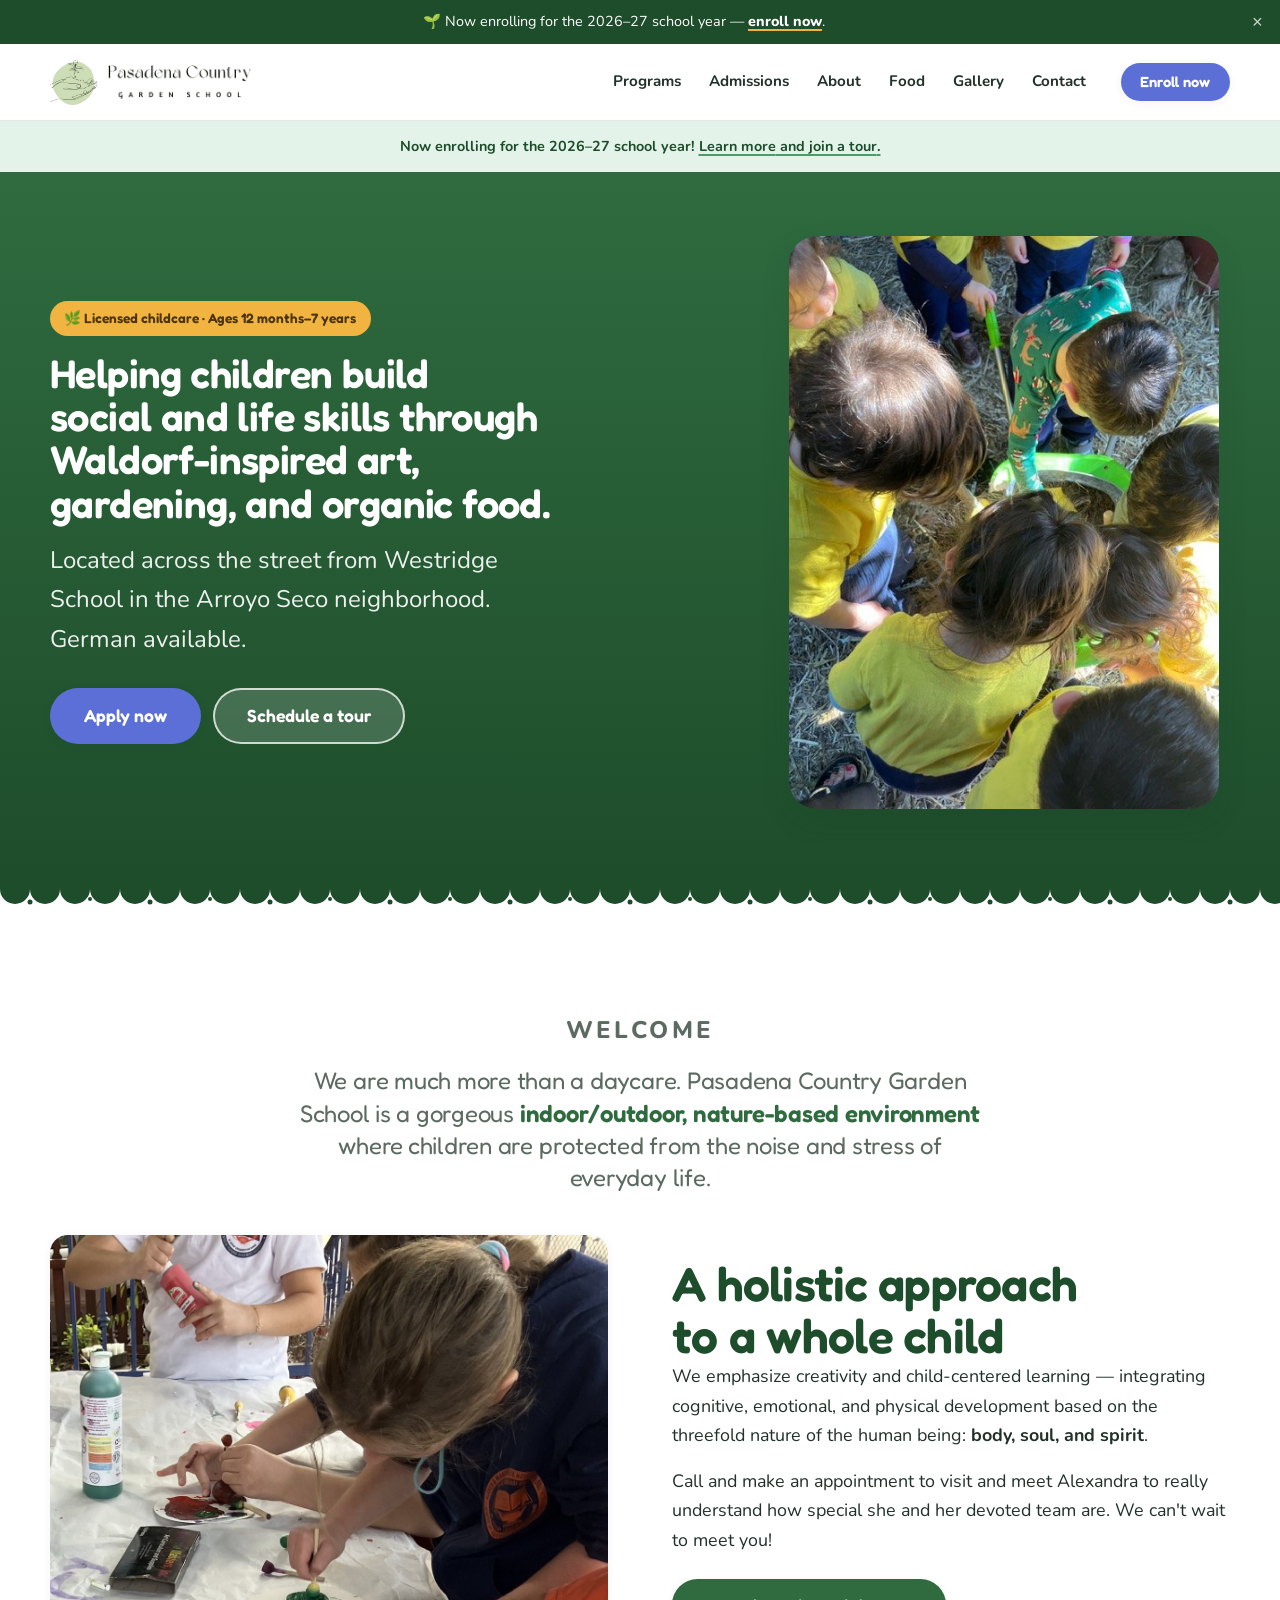
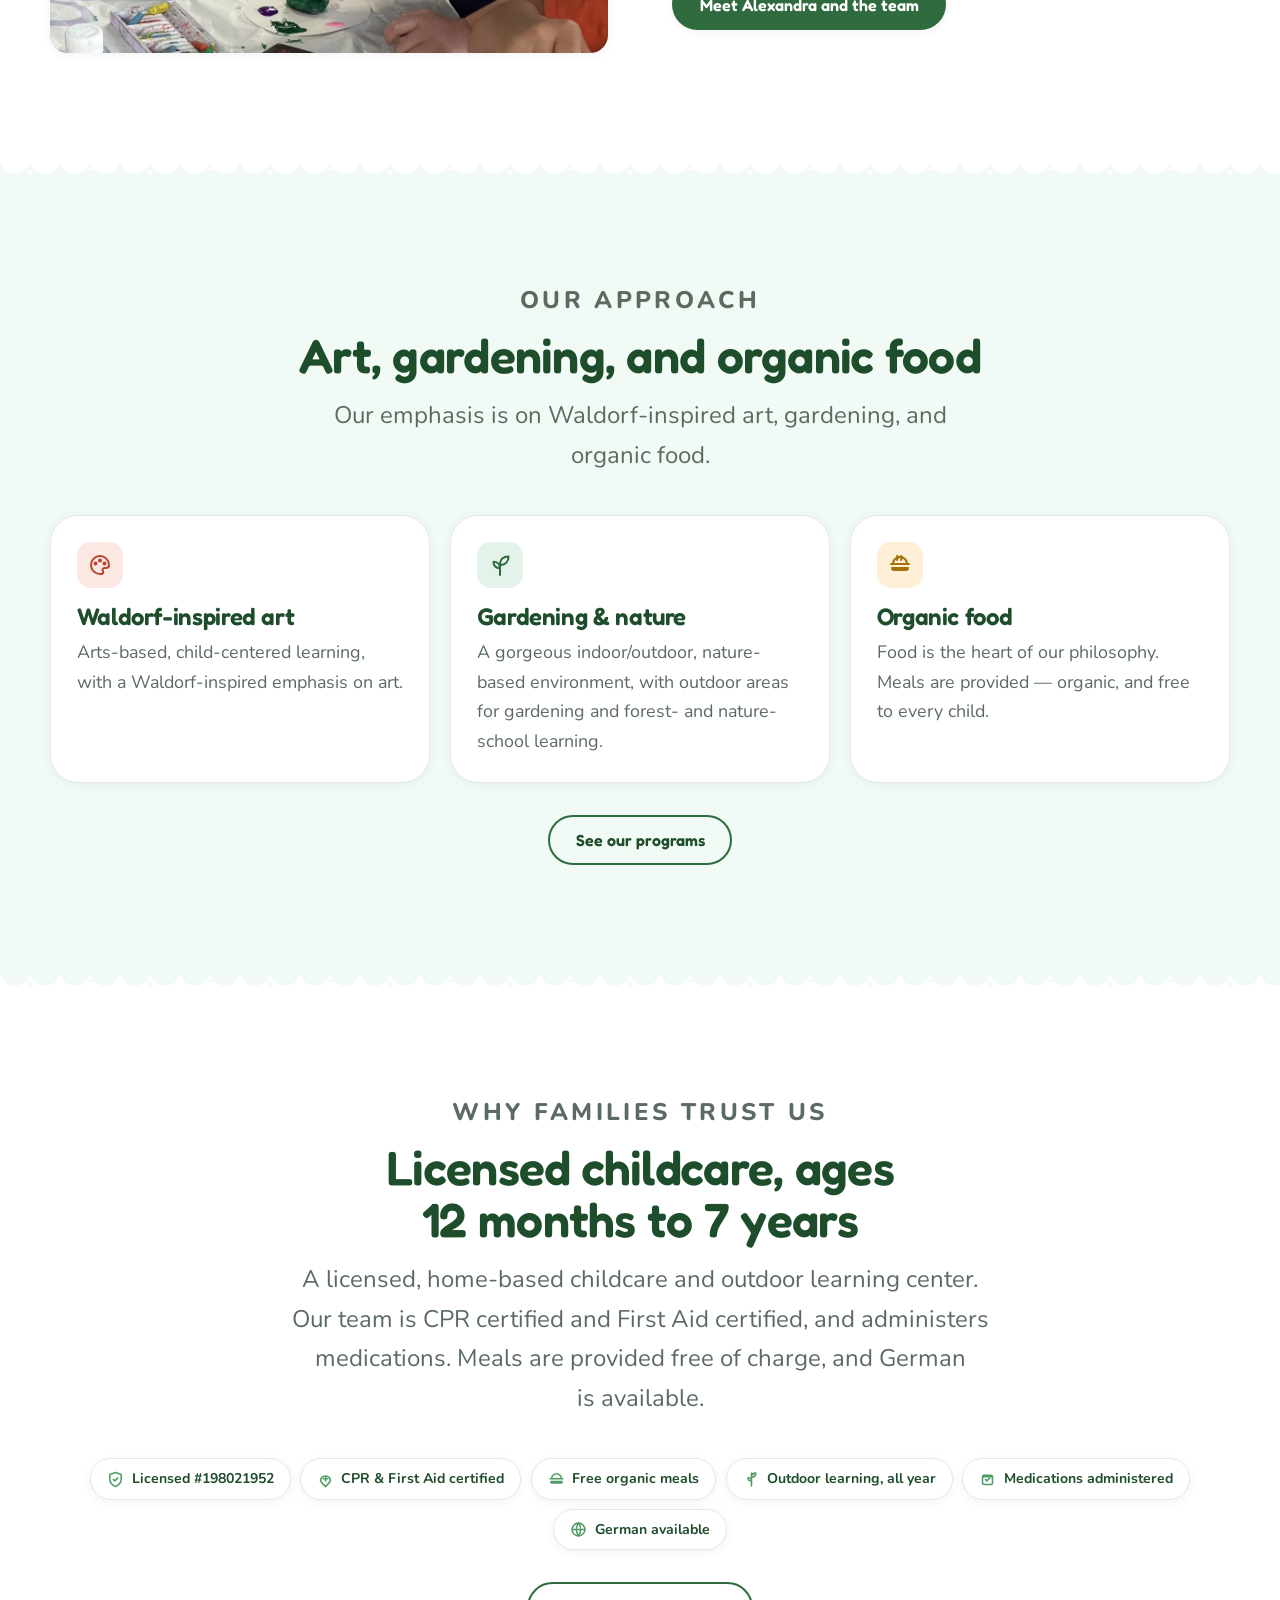
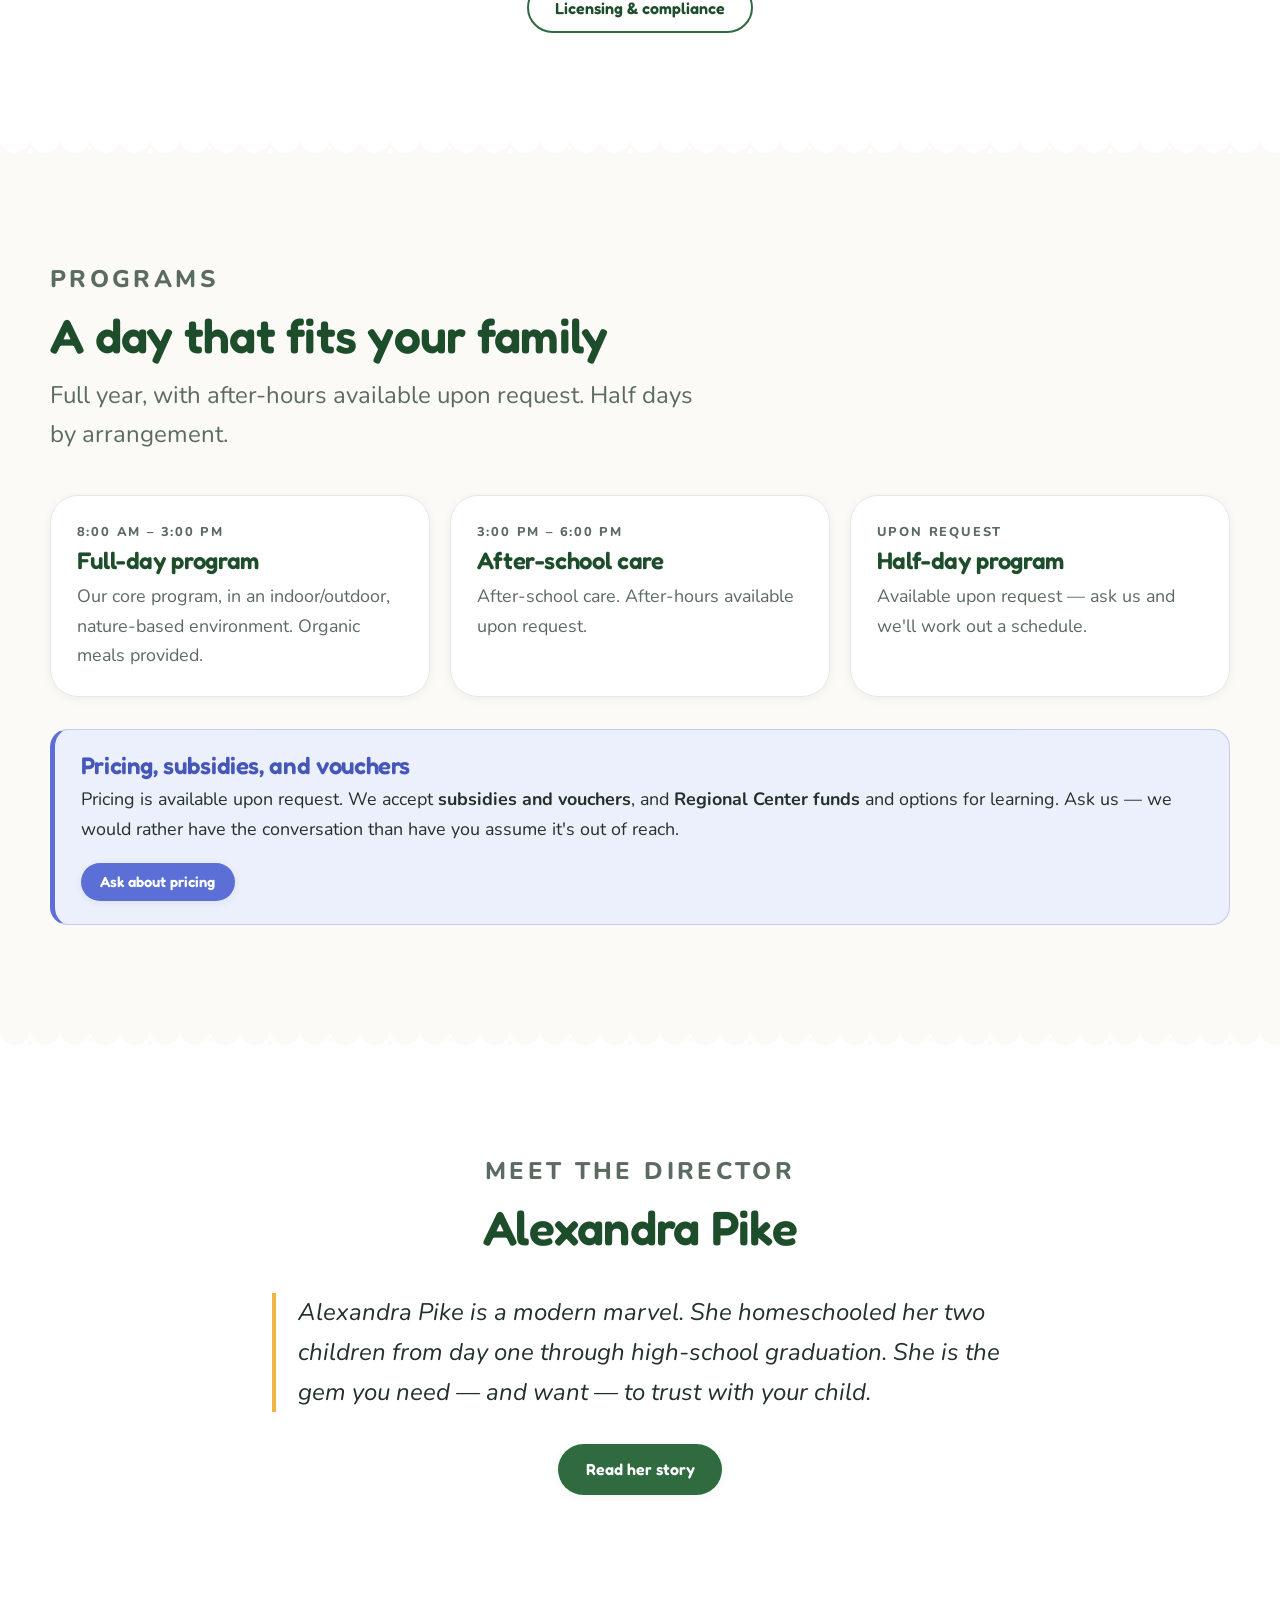
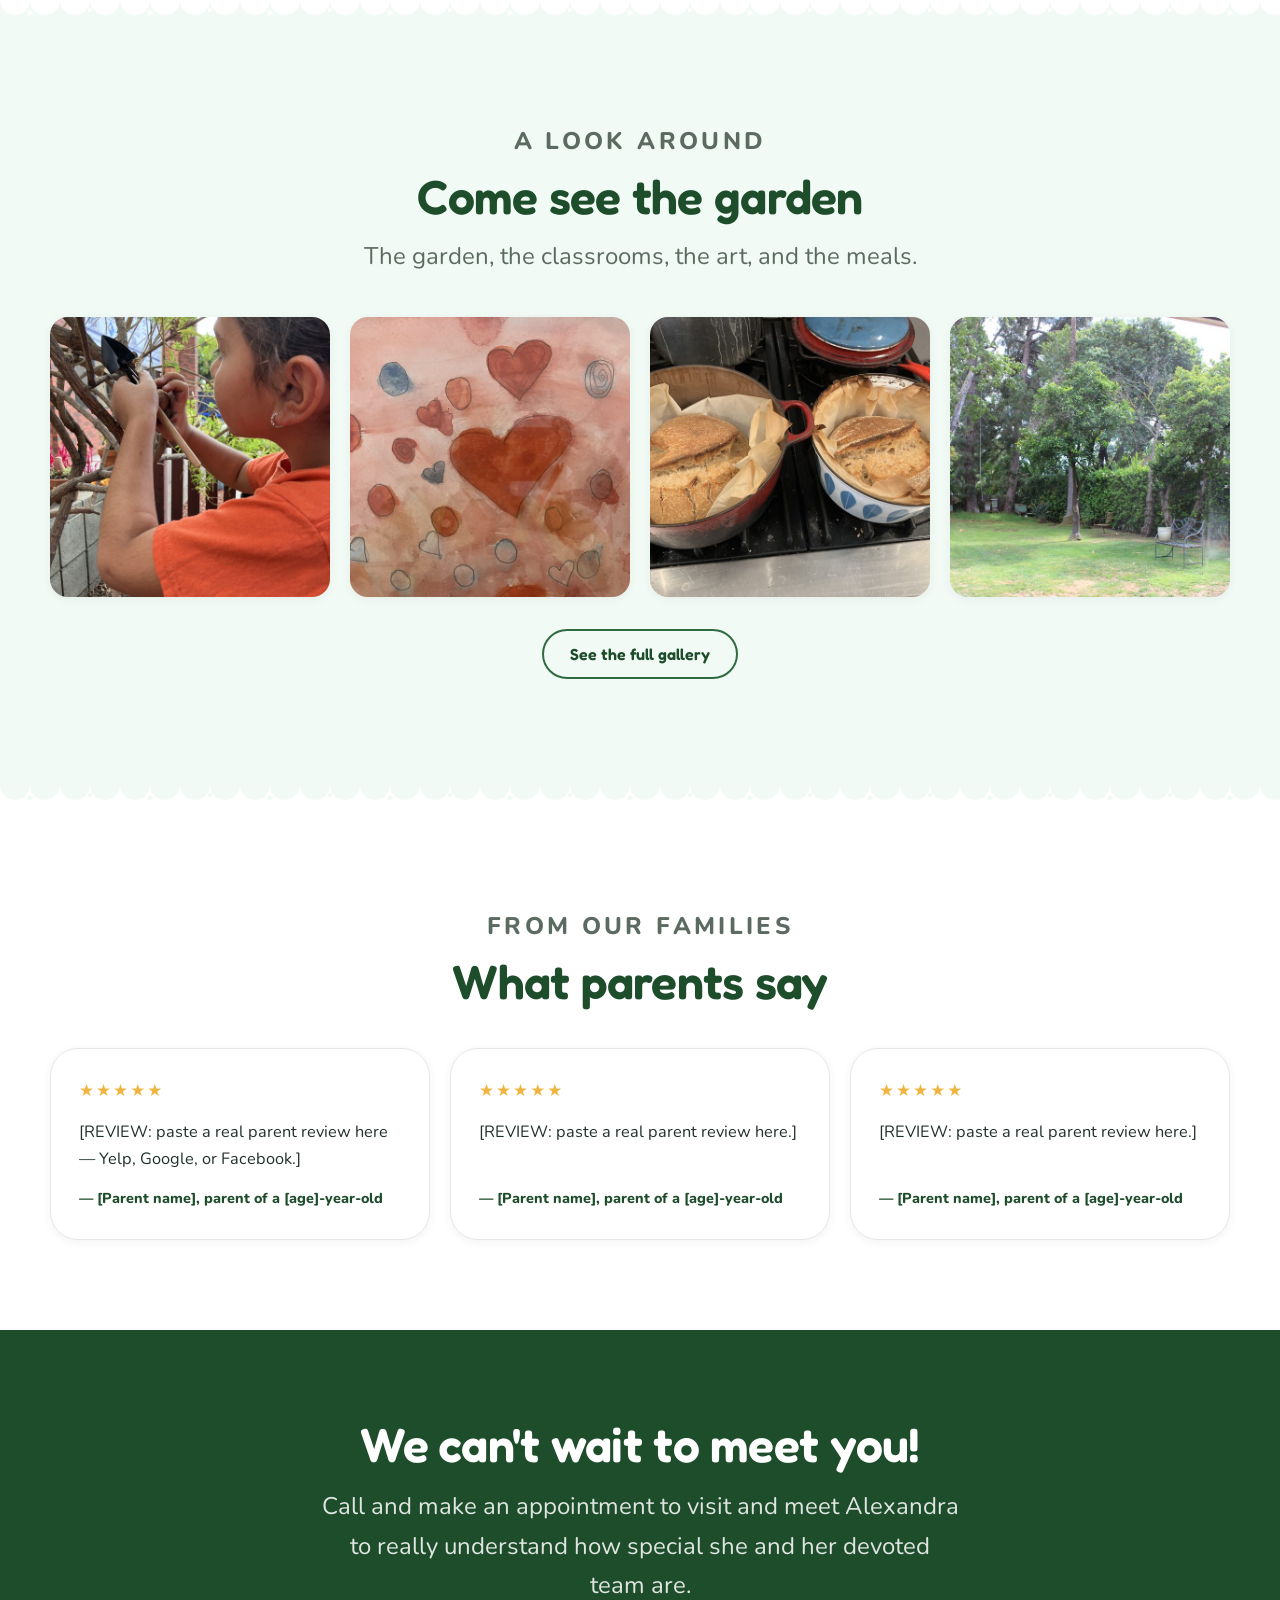
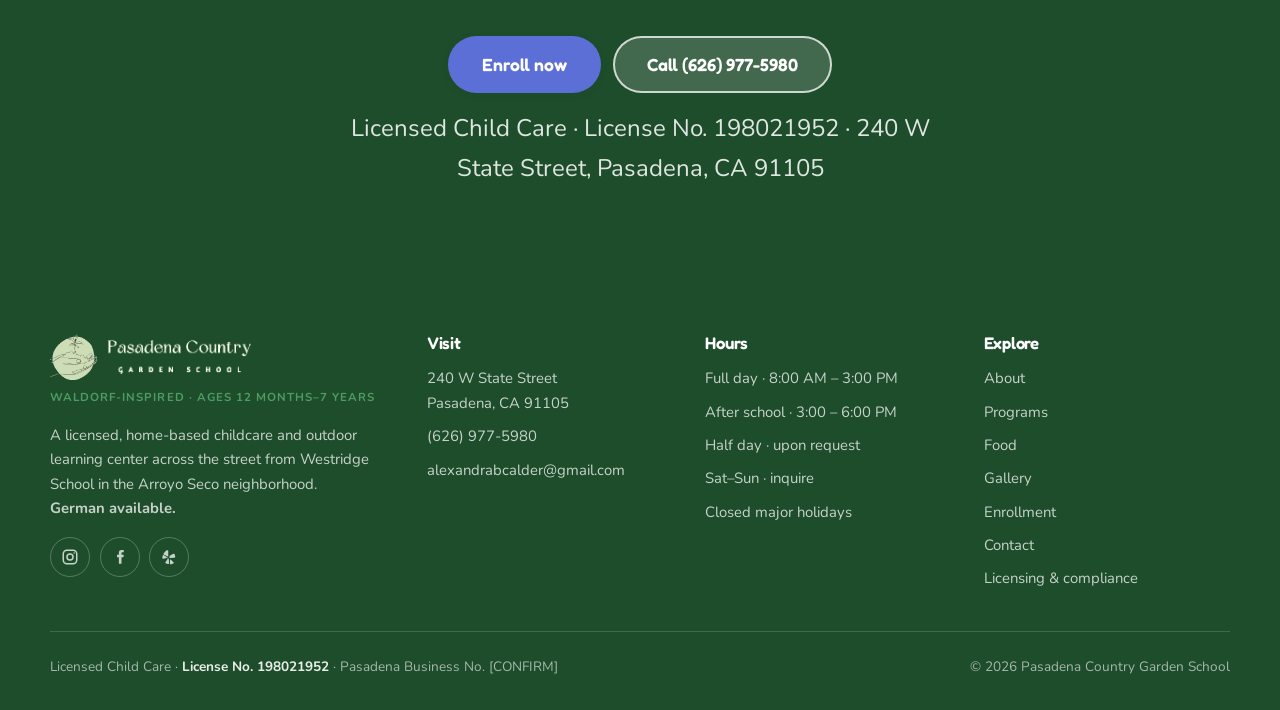
<file: index.html>
<!DOCTYPE html>
<html lang="en">
<head>
<meta charset="utf-8">
<meta name="viewport" content="width=device-width, initial-scale=1">
<title>Pasadena Country Garden School | Waldorf-Inspired Preschool &amp; Outdoor Learning in Pasadena, CA</title>
<meta name="description" content="A Waldorf-inspired, nature-based licensed childcare &amp; preschool in Pasadena (Arroyo Seco) — art, gardening, organic food, ages 12mo–7yr. German available. Schedule a tour.">
<link rel="canonical" href="https://pasadenacountrygardenschool.com/">
<meta property="og:type" content="website">
<meta property="og:title" content="Pasadena Country Garden School | Waldorf-Inspired Preschool in Pasadena, CA">
<meta property="og:description" content="More than a daycare — a nature-based haven where children build social and life skills through Waldorf-inspired art, gardening, and organic food. Ages 12 months–7 years.">
<meta property="og:image" content="https://pasadenacountrygardenschool.com/assets/img/og-card.jpg">
<meta name="theme-color" content="#2f6b3f">
<link rel="icon" href="assets/img/favicon-32.png" sizes="32x32">
<link rel="apple-touch-icon" href="assets/img/favicon-180.png">
<link rel="preconnect" href="https://fonts.googleapis.com">
<link rel="preconnect" href="https://fonts.gstatic.com" crossorigin>
<link href="https://fonts.googleapis.com/css2?family=Fredoka:wght@400;500;600&family=Nunito:ital,wght@0,400;0,700;0,800;1,400&display=swap" rel="stylesheet">
<link rel="stylesheet" href="assets/css/styles.css?v=3afdb4c7">
<!-- Scroll reveals are gated on this class, so content stays visible if JS never runs. -->
<script>document.documentElement.classList.add("js");</script>
<script type="application/ld+json">
{
  "@context": "https://schema.org",
  "@type": ["Preschool", "ChildCare"],
  "name": "Pasadena Country Garden School",
  "description": "Waldorf-inspired, home-based licensed childcare and outdoor learning center serving children 12 months to 7 years in the Arroyo Seco neighborhood of Pasadena.",
  "url": "https://pasadenacountrygardenschool.com/",
  "telephone": "+1-626-977-5980",
  "email": "alexandrabcalder@gmail.com",
  "image": "https://pasadenacountrygardenschool.com/assets/img/pcgs-logo.jpg",
  "address": {
    "@type": "PostalAddress",
    "streetAddress": "240 W State Street",
    "addressLocality": "Pasadena",
    "addressRegion": "CA",
    "postalCode": "91105",
    "addressCountry": "US"
  },
  "geo": { "@type": "GeoCoordinates", "latitude": 34.1255, "longitude": -118.1555 },
  "founder": { "@type": "Person", "name": "Alexandra Pike", "jobTitle": "Owner &amp; Director" },
  "areaServed": "Pasadena, California",
  "knowsLanguage": ["en", "de"],
  "identifier": {
    "@type": "PropertyValue",
    "name": "California Child Care License Number",
    "value": "198021952"
  },
  "audience": {
    "@type": "PeopleAudience",
    "suggestedMinAge": 1,
    "suggestedMaxAge": 7
  },
  "openingHoursSpecification": [{
    "@type": "OpeningHoursSpecification",
    "dayOfWeek": ["Monday", "Tuesday", "Wednesday", "Thursday", "Friday"],
    "opens": "08:00",
    "closes": "18:00"
  }]
}
</script>
</head>
<body>
<a class="skip-link" href="#main">Skip to content</a>

<!-- ═══ ANNOUNCEMENT BAR ═══════════════════════════════════════════════════
     EDIT ME: change the text below whenever you have news. When an Open House
     is scheduled, put the date here. Parents who dismiss it will see it again
     as soon as you change the wording.
     ════════════════════════════════════════════════════════════════════ -->
<div class="announce" data-announce>
  <div class="announce__inner">
    <p>🌱 Now enrolling<span class="u-sm-hide"> for the 2026–27 school year</span> — <a href="https://schools.mybrightwheel.com/forms/53537db1-8987-4338-88eb-092476c12521/self-service" target="_blank" rel="noopener">enroll now</a>.</p>
    <button class="announce__close" data-announce-close aria-label="Dismiss announcement">&times;</button>
  </div>
</div>

<header class="header">
  <div class="wrap header__inner">
    <a class="logo" href="index.html" aria-label="Pasadena Country Garden School — home">
      <img class="logo__mark" src="assets/img/logo-mark.png" alt="" width="167" height="160">
      <img class="logo__word" src="assets/img/logo-wordmark.png" alt="" width="304" height="72">
    </a>

    <button class="nav-toggle" data-nav-toggle aria-expanded="false" aria-controls="nav" aria-label="Open menu"><span></span></button>

    <nav class="nav" id="nav" data-nav aria-label="Main">
      <a href="programs.html">Programs</a>
      <a href="registration.html">Admissions</a>
      <a href="about.html">About</a>
      <a href="food.html">Food</a>
      <a href="gallery.html">Gallery</a>
      <a href="contact.html">Contact</a>
      <a class="btn btn--primary btn--sm" href="https://schools.mybrightwheel.com/forms/53537db1-8987-4338-88eb-092476c12521/self-service" target="_blank" rel="noopener">Enroll now</a>
    </nav>

    <a class="btn btn--primary btn--sm btn--nav" href="https://schools.mybrightwheel.com/forms/53537db1-8987-4338-88eb-092476c12521/self-service" target="_blank" rel="noopener">Enroll now</a>
  </div>
</header>

<!-- Mint enrolling strip -->
<div class="strip">
  Now enrolling for<span class="u-sm-hide"> the</span> 2026–27<span class="u-sm-hide"> school year</span>! <a href="registration.html">Learn more<span class="u-sm-hide"> and join a tour</span>.</a>
</div>

<main id="main">

  <!-- ═══ HERO ══════════════════════════════════════════════════════════ -->
  <section class="hero">
    <div class="wrap hero__inner">
      <div class="hero__body">
        <p class="hero__eyebrow">🌿 Licensed childcare · Ages 12 months–7 years</p>
        <h1>Helping children build social and life skills through Waldorf-inspired art, gardening, and organic food.</h1>
        <p class="hero__sub">Located across the street from Westridge School in the Arroyo Seco neighborhood. German available.</p>
        <div class="hero__cta">
          <a class="btn btn--primary btn--lg" href="https://schools.mybrightwheel.com/forms/53537db1-8987-4338-88eb-092476c12521/self-service" target="_blank" rel="noopener">Apply now</a>
          <a class="btn btn--ghost-light btn--lg" href="contact.html">Schedule a tour</a>
        </div>
      </div>
      <figure class="hero__figure">
        <!-- Shown whole and uncropped. Swap the src for a higher-resolution
             original of this shot if one turns up — nothing else needs to change. -->
        <img src="assets/img/hero-lots-of-heads.jpg"
             alt="Children in yellow shirts crowded around a wheelbarrow, digging together in the garden"
             width="480" height="640" fetchpriority="high">
      </figure>
    </div>
  </section>

  <div class="gardenrow" style="--row-over: var(--green-900); --row-under: var(--white);" aria-hidden="true"></div>

  <!-- ═══ MORE THAN A DAYCARE ═══════════════════════════════════════════ -->
  <section class="section">
    <div class="wrap">
      <div class="section__head section__head--center" data-reveal>
        <p class="eyebrow">Welcome</p>
        <p class="message">We are much more than a daycare. Pasadena Country Garden School is a gorgeous <strong>indoor/outdoor, nature-based environment</strong> where children are protected from the noise and stress of everyday life.</p>
      </div>
      <div class="split" data-reveal>
        <div class="split__media">
          <img class="photo" src="assets/img/children-painting.jpg"
               alt="Two children painting at the art table, one leaning in to load a brush with green paint beside a palette of colors"
               width="1200" height="900" loading="lazy">
        </div>
        <div class="split__body">
          <h2>A holistic approach to a whole child</h2>
          <p>We emphasize creativity and child-centered learning — integrating cognitive, emotional, and physical development based on the threefold nature of the human being: <strong>body, soul, and spirit</strong>.</p>
          <p>Call and make an appointment to visit and meet Alexandra to really understand how special she and her devoted team are. We can't wait to meet you!</p>
          <a class="btn btn--green" href="about.html">Meet Alexandra and the team</a>
        </div>
      </div>
    </div>
  </section>

  <div class="gardenrow" style="--row-over: var(--white); --row-under: var(--green-050);" aria-hidden="true"></div>

  <!-- ═══ THE THREE ROOTS: ART · GARDENING · FOOD ═══════════════════════ -->
  <section class="section section--tint">
    <div class="wrap">
      <div class="section__head section__head--center" data-reveal>
        <p class="eyebrow">Our approach</p>
        <h2>Art, gardening, and organic food</h2>
        <p>Our emphasis is on Waldorf-inspired art, gardening, and organic food.</p>
      </div>
      <div class="grid grid--3" data-reveal>
        <article class="card card--lift">
          <div class="card__icon card__icon--coral">
            <svg viewBox="0 0 24 24" fill="none" stroke="currentColor" stroke-width="2" stroke-linecap="round" stroke-linejoin="round" aria-hidden="true"><path d="M12 21a9 9 0 1 1 9-9c0 1.7-1.3 3-3 3h-1.5a2 2 0 0 0-1.4 3.4A2 2 0 0 1 13.7 21H12Z"/><circle cx="7.5" cy="10.5" r="1"/><circle cx="12" cy="7.5" r="1"/><circle cx="16.5" cy="10.5" r="1"/></svg>
          </div>
          <h3>Waldorf-inspired art</h3>
          <p>Arts-based, child-centered learning, with a Waldorf-inspired emphasis on art.</p>
        </article>
        <article class="card card--lift">
          <div class="card__icon">
            <svg viewBox="0 0 24 24" fill="none" stroke="currentColor" stroke-width="2" stroke-linecap="round" stroke-linejoin="round" aria-hidden="true"><path d="M12 22V11"/><path d="M12 11c0-4.4 3.2-7.5 8.5-7.5 0 5.3-3.2 8.5-8.5 8.5Z"/><path d="M12 15c0-3.6-2.6-6.2-6.5-6.2 0 4.1 2.6 6.4 6.5 6.4Z"/></svg>
          </div>
          <h3>Gardening &amp; nature</h3>
          <p>A gorgeous indoor/outdoor, nature-based environment, with outdoor areas for gardening and forest- and nature-school learning.</p>
        </article>
        <article class="card card--lift">
          <div class="card__icon card__icon--sun">
            <svg viewBox="0 0 24 24" fill="none" stroke="currentColor" stroke-width="2" stroke-linecap="round" stroke-linejoin="round" aria-hidden="true"><path d="M3 11h18"/><path d="M5 11a7 7 0 0 1 14 0"/><path d="M4 15h16a2 2 0 0 1-2 2H6a2 2 0 0 1-2-2Z"/><path d="M9 7c0-1 1-1.5 1-2.5S9 3 9 3"/><path d="M13 7c0-1 1-1.5 1-2.5S13 3 13 3"/></svg>
          </div>
          <h3>Organic food</h3>
          <p>Food is the heart of our philosophy. Meals are provided — organic, and free to every child.</p>
        </article>
      </div>
      <p style="text-align:center;margin-top:2rem" data-reveal>
        <a class="btn btn--outline" href="programs.html">See our programs</a>
      </p>
    </div>
  </section>

  <div class="gardenrow" style="--row-over: var(--green-050); --row-under: var(--white);" aria-hidden="true"></div>

  <!-- ═══ WHY FAMILIES TRUST US ════════════════════════════════════════ -->
  <section class="section">
    <div class="wrap">
      <div class="section__head section__head--center" data-reveal>
          <p class="eyebrow">Why families trust us</p>
          <h2>Licensed childcare, ages 12 months to 7 years</h2>
          <p>A licensed, home-based childcare and outdoor learning center. Our team is CPR certified and First Aid certified, and administers medications. Meals are provided free of charge, and German is available.</p>
      </div>
          <div class="trust trust--center" data-reveal>
            <span class="badge"><svg viewBox="0 0 24 24" fill="none" stroke="currentColor" stroke-width="2.2" stroke-linecap="round" stroke-linejoin="round" aria-hidden="true"><path d="M12 22s8-4 8-10V5l-8-3-8 3v7c0 6 8 10 8 10Z"/><path d="m9 12 2 2 4-4"/></svg>Licensed #198021952</span>
            <span class="badge"><svg viewBox="0 0 24 24" fill="none" stroke="currentColor" stroke-width="2.2" stroke-linecap="round" stroke-linejoin="round" aria-hidden="true"><path d="M19 14c-1.5 3-7 8-7 8s-5.5-5-7-8a7 7 0 1 1 14 0Z"/><path d="M12 8v6M9 11h6"/></svg>CPR &amp; First Aid certified</span>
            <span class="badge"><svg viewBox="0 0 24 24" fill="none" stroke="currentColor" stroke-width="2.2" stroke-linecap="round" stroke-linejoin="round" aria-hidden="true"><path d="M3 11h18M5 11a7 7 0 0 1 14 0M4 15h16a2 2 0 0 1-2 2H6a2 2 0 0 1-2-2Z"/></svg>Free organic meals</span>
            <span class="badge"><svg viewBox="0 0 24 24" fill="none" stroke="currentColor" stroke-width="2.2" stroke-linecap="round" stroke-linejoin="round" aria-hidden="true"><path d="M12 3v18M12 8c0-3 2.5-5 6-5 0 3.5-2.5 5.5-6 5.5ZM12 14c0-2.6-2-4.5-5-4.5 0 3 2 4.7 5 4.7Z"/></svg>Outdoor learning, all year</span>
            <span class="badge"><svg viewBox="0 0 24 24" fill="none" stroke="currentColor" stroke-width="2.2" stroke-linecap="round" stroke-linejoin="round" aria-hidden="true"><path d="M5 8h14M5 8a2 2 0 0 1 2-2h10a2 2 0 0 1 2 2v9a2 2 0 0 1-2 2H7a2 2 0 0 1-2-2Z"/><path d="m9 12 2 2 4-4"/></svg>Medications administered</span>
            <span class="badge"><svg viewBox="0 0 24 24" fill="none" stroke="currentColor" stroke-width="2.2" stroke-linecap="round" stroke-linejoin="round" aria-hidden="true"><circle cx="12" cy="12" r="9"/><path d="M3 12h18M12 3a15 15 0 0 1 0 18 15 15 0 0 1 0-18Z"/></svg>German available</span>
          </div>
          <p style="text-align:center;margin-top:2rem" data-reveal>
            <a class="btn btn--outline" href="licensing.html">Licensing &amp; compliance</a>
          </p>
    </div>
  </section>

  <div class="gardenrow" style="--row-over: var(--white); --row-under: var(--cream);" aria-hidden="true"></div>

  <!-- ═══ PROGRAMS SNAPSHOT ════════════════════════════════════════════ -->
  <section class="section section--cream">
    <div class="wrap">
      <div class="section__head" data-reveal>
        <p class="eyebrow">Programs</p>
        <h2>A day that fits your family</h2>
        <p>Full year, with after-hours available upon request. Half days by arrangement.</p>
      </div>
      <div class="grid grid--3" data-reveal>
        <article class="card card--lift">
          <p class="eyebrow" style="margin-bottom:0.35rem">8:00 AM – 3:00 PM</p>
          <h3>Full-day program</h3>
          <p>Our core program, in an indoor/outdoor, nature-based environment. Organic meals provided.</p>
        </article>
        <article class="card card--lift">
          <p class="eyebrow" style="margin-bottom:0.35rem">3:00 PM – 6:00 PM</p>
          <h3>After-school care</h3>
          <p>After-school care. After-hours available upon request.</p>
        </article>
        <article class="card card--lift">
          <p class="eyebrow" style="margin-bottom:0.35rem">Upon request</p>
          <h3>Half-day program</h3>
          <p>Available upon request — ask us and we'll work out a schedule.</p>
        </article>
      </div>
      <div class="callout" style="margin-top:2rem" data-reveal>
        <h3>Pricing, subsidies, and vouchers</h3>
        <p>Pricing is available upon request. We accept <strong>subsidies and vouchers</strong>, and <strong>Regional Center funds</strong> and options for learning. Ask us — we would rather have the conversation than have you assume it's out of reach.</p>
        <p><a class="btn btn--primary btn--sm" href="contact.html" style="margin-top:0.5rem">Ask about pricing</a></p>
      </div>
    </div>
  </section>

  <div class="gardenrow" style="--row-over: var(--cream); --row-under: var(--white);" aria-hidden="true"></div>

  <!-- ═══ MEET ALEXANDRA ═══════════════════════════════════════════════ -->
  <section class="section">
    <div class="wrap">
      <div class="narrow">
        <div class="section__head section__head--center" data-reveal>
          <p class="eyebrow">Meet the director</p>
          <h2>Alexandra Pike</h2>
        </div>
        <blockquote class="pull" data-reveal>Alexandra Pike is a modern marvel. She homeschooled her two children from day one through high-school graduation. She is the gem you need — and want — to trust with your child.</blockquote>
        <p style="text-align:center;margin-top:2rem" data-reveal>
          <a class="btn btn--green" href="about.html">Read her story</a>
        </p>
      </div>
    </div>
  </section>

  <div class="gardenrow" style="--row-over: var(--white); --row-under: var(--green-050);" aria-hidden="true"></div>

  <!-- ═══ GALLERY TEASER ═══════════════════════════════════════════════ -->
  <section class="section section--tint">
    <div class="wrap">
      <div class="section__head section__head--center" data-reveal>
        <p class="eyebrow">A look around</p>
        <h2>Come see the garden</h2>
        <p>The garden, the classrooms, the art, and the meals.</p>
      </div>
      <div class="grid grid--4" data-reveal>
        <img class="photo" src="assets/img/gallery/child-pruning-thumb.jpg" alt="A child pruning in the garden with real tools" width="600" height="600" loading="lazy" decoding="async">
        <img class="photo" src="assets/img/gallery/watercolor-hearts-thumb.jpg" alt="Watercolor hearts from the art table" width="600" height="600" loading="lazy" decoding="async">
        <img class="photo" src="assets/img/gallery/fresh-bread-thumb.jpg" alt="Bread, straight out of the oven" width="600" height="600" loading="lazy" decoding="async">
        <img class="photo" src="assets/img/gallery/backyard-treehouse-thumb.jpg" alt="The backyard lawn, with the beehives along the hedge" width="600" height="600" loading="lazy" decoding="async">
      </div>
      <p style="text-align:center;margin-top:2rem" data-reveal>
        <a class="btn btn--outline" href="gallery.html">See the full gallery</a>
      </p>
    </div>
  </section>

  <div class="gardenrow" style="--row-over: var(--green-050); --row-under: var(--white);" aria-hidden="true"></div>

  <!-- ═══ REVIEWS ══════════════════════════════════════════════════════ -->
  <section class="section">
    <div class="wrap">
      <div class="section__head section__head--center" data-reveal>
        <p class="eyebrow">From our families</p>
        <h2>What parents say</h2>
      </div>
      <!-- REPLACE: paste real reviews from Yelp / Google / Facebook below.
           Keep the reviewer's own words and first name + last initial. -->
      <div class="grid grid--3" data-reveal>
        <figure class="review">
          <div class="review__stars" aria-label="5 out of 5 stars">★★★★★</div>
          <blockquote><p>[REVIEW: paste a real parent review here — Yelp, Google, or Facebook.]</p></blockquote>
          <cite>— [Parent name], parent of a [age]-year-old</cite>
        </figure>
        <figure class="review">
          <div class="review__stars" aria-label="5 out of 5 stars">★★★★★</div>
          <blockquote><p>[REVIEW: paste a real parent review here.]</p></blockquote>
          <cite>— [Parent name], parent of a [age]-year-old</cite>
        </figure>
        <figure class="review">
          <div class="review__stars" aria-label="5 out of 5 stars">★★★★★</div>
          <blockquote><p>[REVIEW: paste a real parent review here.]</p></blockquote>
          <cite>— [Parent name], parent of a [age]-year-old</cite>
        </figure>
      </div>
    </div>
  </section>

  <!-- ═══ CLOSING CTA ══════════════════════════════════════════════════ -->
  <section class="ctaband">
    <div class="wrap">
      <h2>We can't wait to meet you!</h2>
      <p>Call and make an appointment to visit and meet Alexandra to really understand how special she and her devoted team are.</p>
      <div class="ctaband__cta">
        <a class="btn btn--primary btn--lg" href="https://schools.mybrightwheel.com/forms/53537db1-8987-4338-88eb-092476c12521/self-service" target="_blank" rel="noopener">Enroll now</a>
        <a class="btn btn--ghost-light btn--lg" href="tel:+16269775980">Call (626)&nbsp;977-5980</a>
      </div>
      <p class="ctaband__note">Licensed Child Care · License No. 198021952 · 240 W State Street, Pasadena, CA 91105</p>
    </div>
  </section>

</main>

<footer class="footer">
  <div class="wrap">
    <div class="footer__grid">
      <div>
        <div class="footer__logo">
          <img class="logo__mark" src="assets/img/logo-mark.png" alt="" width="167" height="160">
          <!-- Light wordmark: the logo's ink is near-black and would vanish on the green. -->
          <img class="logo__word" src="assets/img/logo-wordmark-light.png" alt="Pasadena Country Garden School" width="304" height="72">
        </div>
        <p class="footer__tag">Waldorf-inspired · Ages 12 months–7 years</p>
        <p>A licensed, home-based childcare and outdoor learning center across the street from Westridge School in the Arroyo Seco neighborhood. <strong>German available.</strong></p>
        <div class="footer__social">
          <!-- REPLACE href with the real profile URLs -->
          <a href="#" aria-label="Instagram"><svg viewBox="0 0 24 24" fill="none" stroke="currentColor" stroke-width="2" aria-hidden="true"><rect x="3" y="3" width="18" height="18" rx="5"/><circle cx="12" cy="12" r="4"/><circle cx="17.5" cy="6.5" r="1" fill="currentColor" stroke="none"/></svg></a>
          <a href="#" aria-label="Facebook"><svg viewBox="0 0 24 24" fill="currentColor" aria-hidden="true"><path d="M14 9V7c0-1 .3-1.5 1.5-1.5H17V2.5h-2.7C11.4 2.5 10.5 4 10.5 6.4V9H8v3.2h2.5V21H14v-8.8h2.6l.4-3.2H14Z"/></svg></a>
          <a href="#" aria-label="Yelp"><svg viewBox="0 0 24 24" fill="currentColor" aria-hidden="true"><path d="M11 3.5v8.2L5.4 8.9C4.6 8.5 4.5 7.6 5 7L8 3.5c.5-.6 1.4-.7 2.1-.4l.4.2c.3.1.5.2.5.2Zm2 6.9 4.8-2.6c.8-.4 1.6.1 1.8.9l.7 2.6c.2.8-.4 1.6-1.3 1.6l-5.4.3c-.9 0-1.4-1-.9-1.7l.3-1.1Zm-1.4 4.3.6 5.4c.1.9-.7 1.5-1.5 1.3l-2.6-.7c-.8-.2-1.2-1.2-.7-1.9l3-4.5c.5-.7 1.6-.5 1.7.4h-.5Zm2.9.9 3.5 3.3c.6.6.4 1.6-.4 1.9l-2.5 1c-.8.3-1.7-.3-1.7-1.2l-.2-4.3c0-.9 1-1.4 1.7-.9l-.4.2ZM9.6 12.9l-4.9 1.5c-.9.3-1.7-.5-1.6-1.4l.4-2.6c.1-.9 1.1-1.4 1.8-.9l4.5 3c.7.5.5 1.5-.2 1.4Z"/></svg></a>
        </div>
      </div>
      <div>
        <h3>Visit</h3>
        <ul>
          <li><a href="https://maps.google.com/?q=240+W+State+Street+Pasadena+CA+91105" target="_blank" rel="noopener">240 W State Street<br>Pasadena, CA 91105</a></li>
          <li><a href="tel:+16269775980">(626)&nbsp;977-5980</a></li>
          <li><a href="mailto:alexandrabcalder@gmail.com">alexandrabcalder@gmail.com</a></li>
        </ul>
      </div>
      <div>
        <h3>Hours</h3>
        <ul>
          <li>Full day · 8:00 AM – 3:00 PM</li>
          <li>After school · 3:00 – 6:00 PM</li>
          <li>Half day · upon request</li>
          <li>Sat–Sun · inquire</li>
          <li>Closed major holidays</li>
        </ul>
      </div>
      <div>
        <h3>Explore</h3>
        <ul>
          <li><a href="about.html">About</a></li>
          <li><a href="programs.html">Programs</a></li>
          <li><a href="food.html">Food</a></li>
          <li><a href="gallery.html">Gallery</a></li>
          <li><a href="registration.html">Enrollment</a></li>
          <li><a href="contact.html">Contact</a></li>
          <li><a href="licensing.html">Licensing &amp; compliance</a></li>
        </ul>
      </div>
    </div>
    <div class="footer__license">
      <p>Licensed Child Care · <strong>License No. 198021952</strong> · Pasadena Business No. [CONFIRM]</p>
      <p>&copy; <span data-year>2026</span> Pasadena Country Garden School</p>
    </div>
  </div>
</footer>

<!-- Sticky mobile action bar -->
<div class="actionbar">
  <a class="btn btn--outline" href="tel:+16269775980">Call</a>
  <a class="btn btn--primary" href="https://schools.mybrightwheel.com/forms/53537db1-8987-4338-88eb-092476c12521/self-service" target="_blank" rel="noopener">Enroll now</a>
</div>

<script src="assets/js/main.js?v=b75c494d" defer></script>
</body>
</html>
</file>
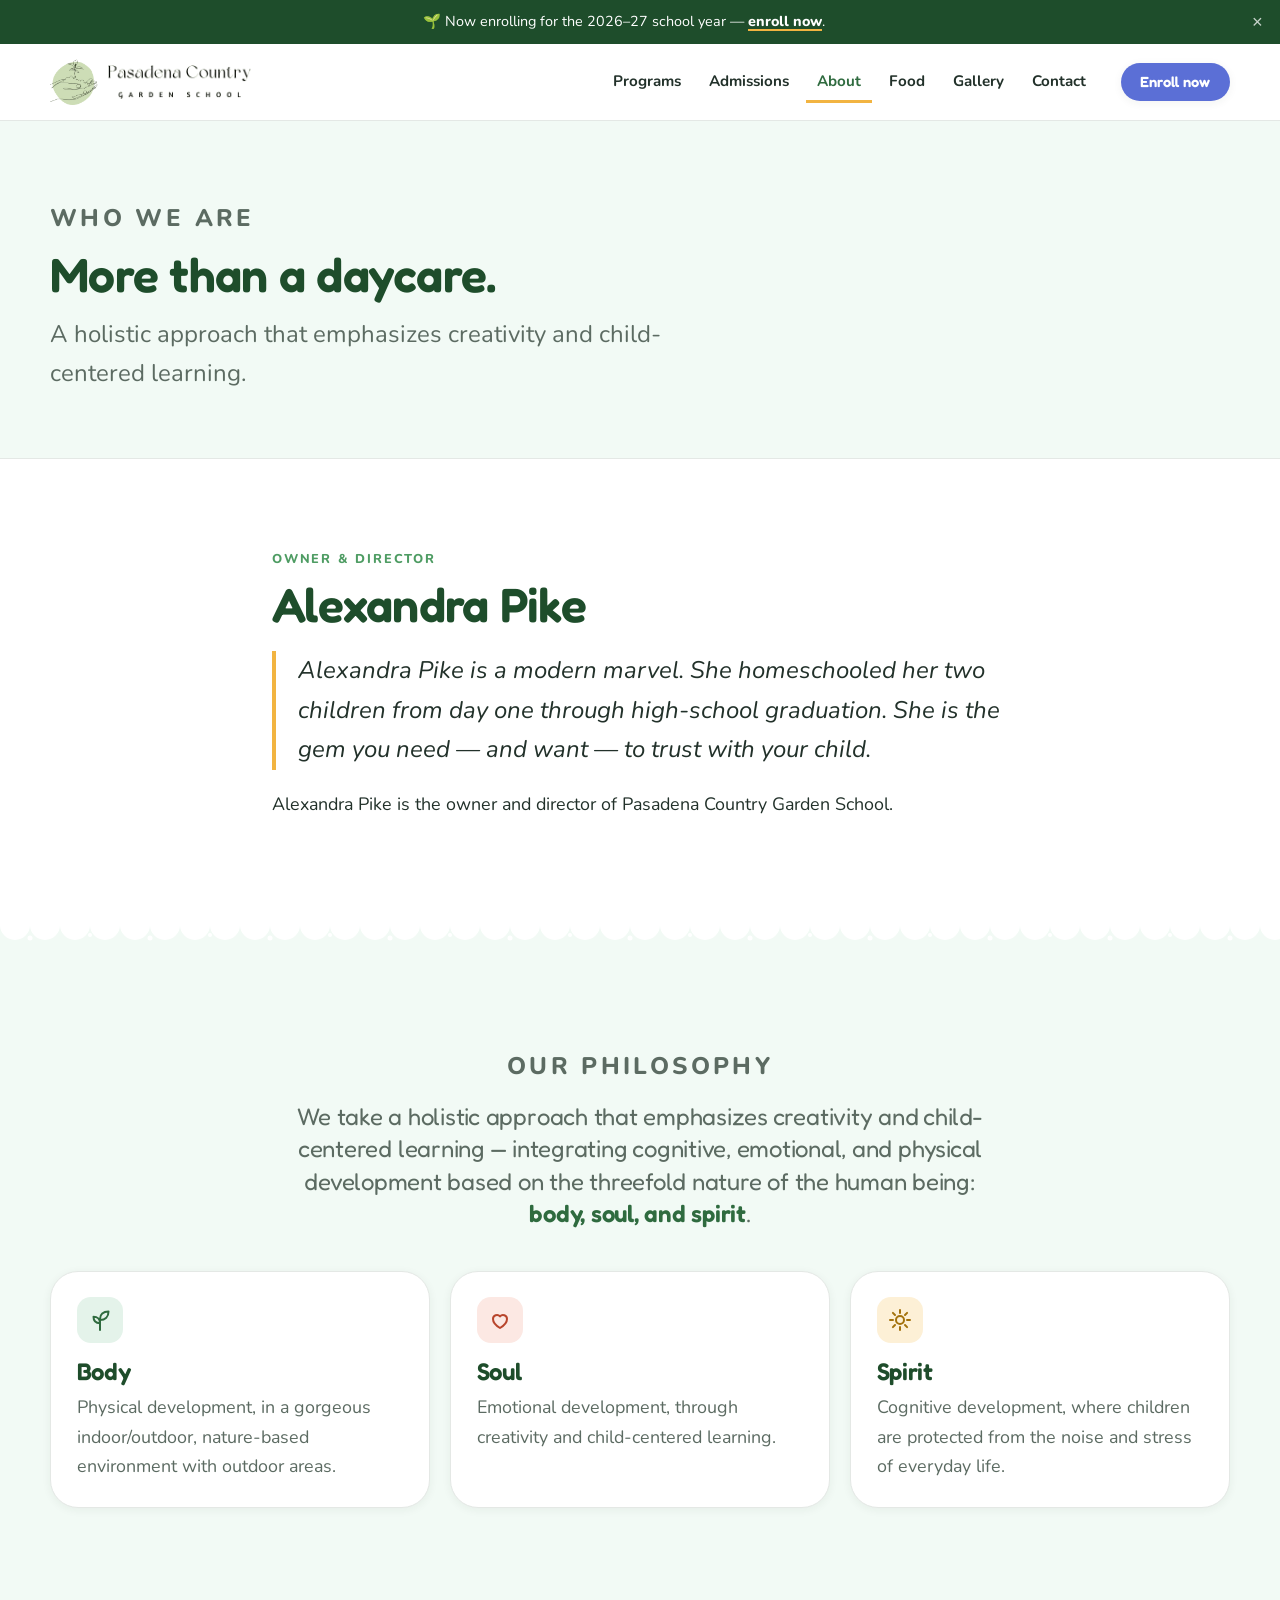
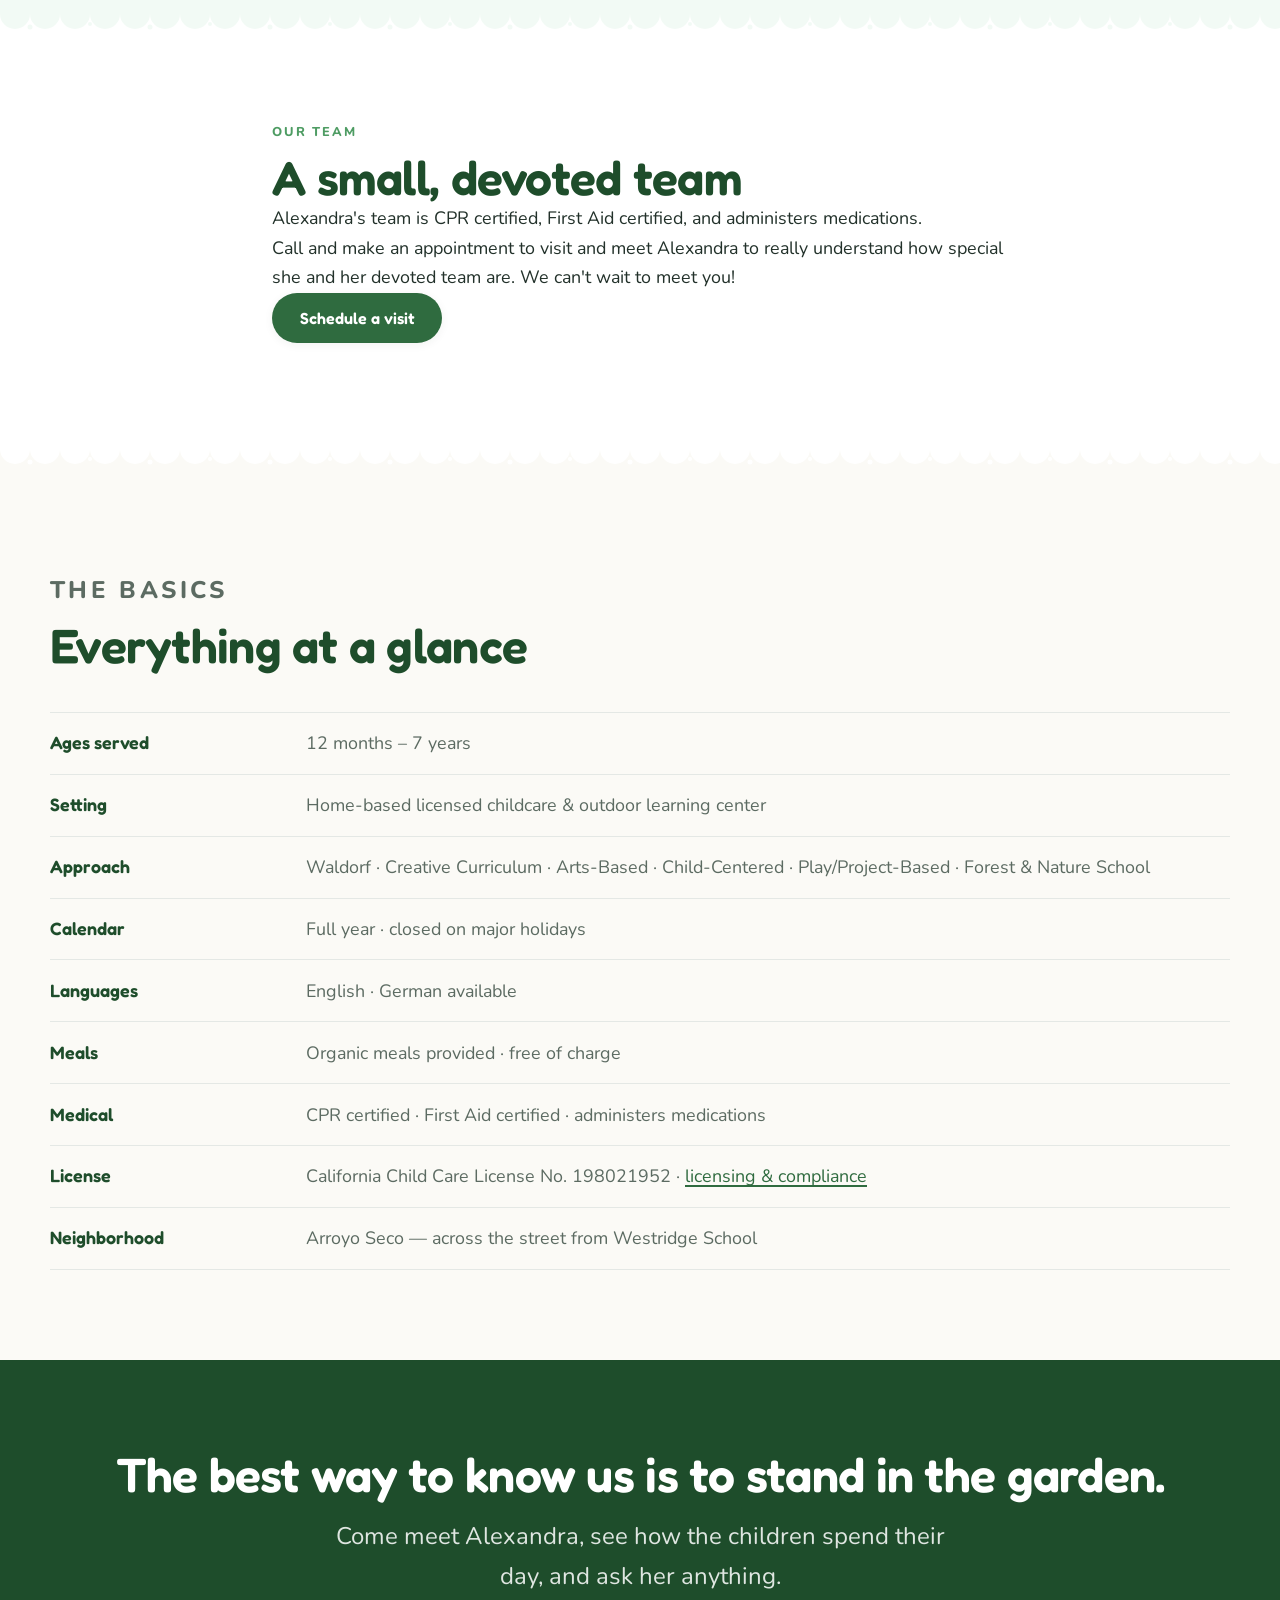
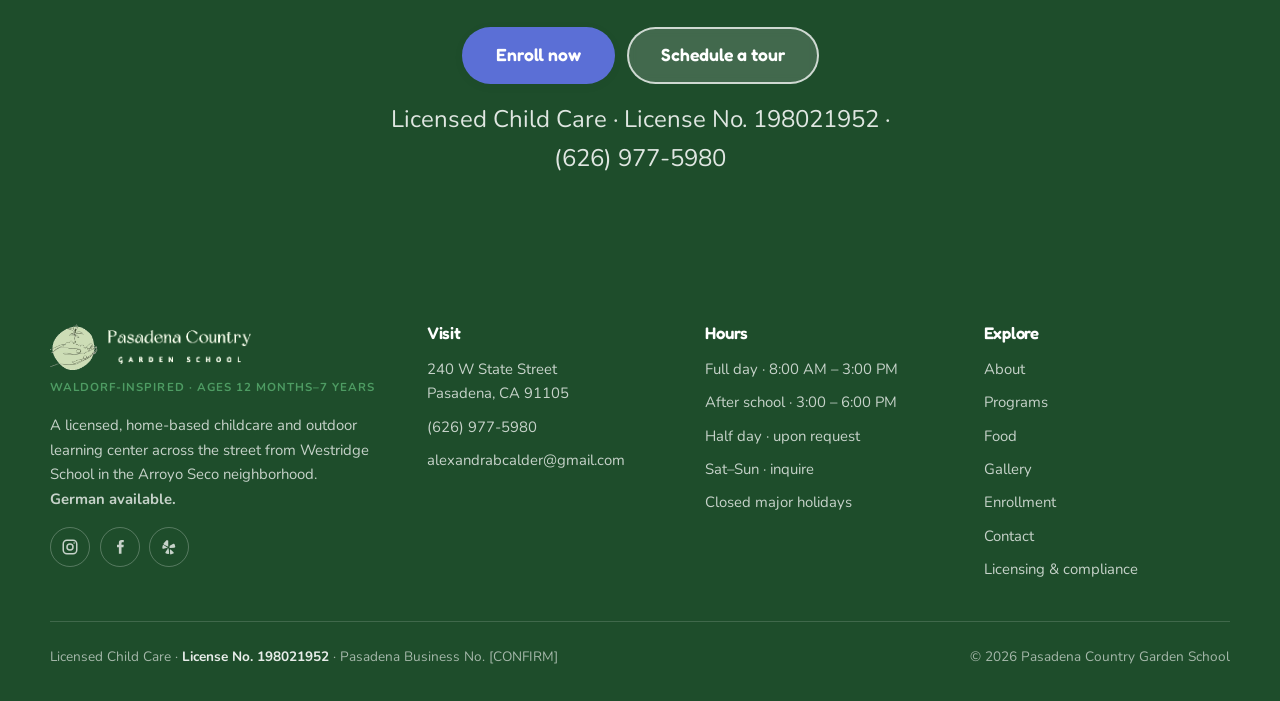
<file: about.html>
<!DOCTYPE html>
<html lang="en">
<head>
<meta charset="utf-8">
<meta name="viewport" content="width=device-width, initial-scale=1">
<title>About Alexandra & Our Philosophy | Pasadena Country Garden School</title>
<meta name="description" content="Meet Alexandra Pike and learn the Waldorf-inspired philosophy behind Pasadena Country Garden School — holistic, child-centered learning for body, soul, and spirit.">
<link rel="canonical" href="https://pasadenacountrygardenschool.com/about.html">
<meta property="og:type" content="website">
<meta property="og:title" content="About Alexandra & Our Philosophy | Pasadena Country Garden School">
<meta property="og:description" content="Meet Alexandra Pike and learn the Waldorf-inspired philosophy behind Pasadena Country Garden School — holistic, child-centered learning for body, soul, and spirit.">
<meta property="og:image" content="https://pasadenacountrygardenschool.com/assets/img/og-card.jpg">
<meta name="theme-color" content="#2f6b3f">
<link rel="icon" href="assets/img/favicon-32.png" sizes="32x32">
<link rel="apple-touch-icon" href="assets/img/favicon-180.png">
<link rel="preconnect" href="https://fonts.googleapis.com">
<link rel="preconnect" href="https://fonts.gstatic.com" crossorigin>
<link href="https://fonts.googleapis.com/css2?family=Fredoka:wght@400;500;600&family=Nunito:ital,wght@0,400;0,700;0,800;1,400&display=swap" rel="stylesheet">
<link rel="stylesheet" href="assets/css/styles.css?v=3afdb4c7">
<!-- Scroll reveals are gated on this class, so content stays visible if JS never runs. -->
<script>document.documentElement.classList.add("js");</script>
</head>
<body>
<a class="skip-link" href="#main">Skip to content</a>

<!-- ═══ ANNOUNCEMENT BAR ═══════════════════════════════════════════════════
     EDIT ME: change the text below whenever you have news. When an Open House
     is scheduled, put the date here. Parents who dismiss it will see it again
     as soon as you change the wording.
     ════════════════════════════════════════════════════════════════════ -->
<div class="announce" data-announce>
  <div class="announce__inner">
    <p>🌱 Now enrolling<span class="u-sm-hide"> for the 2026–27 school year</span> — <a href="https://schools.mybrightwheel.com/forms/53537db1-8987-4338-88eb-092476c12521/self-service" target="_blank" rel="noopener">enroll now</a>.</p>
    <button class="announce__close" data-announce-close aria-label="Dismiss announcement">&times;</button>
  </div>
</div>

<header class="header">
  <div class="wrap header__inner">
    <a class="logo" href="index.html" aria-label="Pasadena Country Garden School — home">
      <img class="logo__mark" src="assets/img/logo-mark.png" alt="" width="167" height="160">
      <img class="logo__word" src="assets/img/logo-wordmark.png" alt="" width="304" height="72">
    </a>

    <button class="nav-toggle" data-nav-toggle aria-expanded="false" aria-controls="nav" aria-label="Open menu"><span></span></button>

    <nav class="nav" id="nav" data-nav aria-label="Main">
      <a href="programs.html">Programs</a>
      <a href="registration.html">Admissions</a>
      <a href="about.html" aria-current="page">About</a>
      <a href="food.html">Food</a>
      <a href="gallery.html">Gallery</a>
      <a href="contact.html">Contact</a>
      <a class="btn btn--primary btn--sm" href="https://schools.mybrightwheel.com/forms/53537db1-8987-4338-88eb-092476c12521/self-service" target="_blank" rel="noopener">Enroll now</a>
    </nav>

    <a class="btn btn--primary btn--sm btn--nav" href="https://schools.mybrightwheel.com/forms/53537db1-8987-4338-88eb-092476c12521/self-service" target="_blank" rel="noopener">Enroll now</a>
  </div>
</header>


<main id="main">

  <section class="pagehead">
    <div class="wrap">
      <p class="pagehead__eyebrow">Who we are</p>
      <h1>More than a daycare.</h1>
      <p>A holistic approach that emphasizes creativity and child-centered learning.</p>
    </div>
  </section>

  <section class="section">
    <div class="wrap">
      <div class="narrow">
        <div data-reveal>
          <p class="eyebrow">Owner &amp; Director</p>
          <h2>Alexandra Pike</h2>
          <blockquote class="pull" style="margin-top:1.25rem">Alexandra Pike is a modern marvel. She homeschooled her two children from day one through high-school graduation. She is the gem you need — and want — to trust with your child.</blockquote>
          <p style="margin-top:1.25rem">Alexandra Pike is the owner and director of Pasadena Country Garden School.</p>
        </div>
      </div>
    </div>
  </section>

  <div class="gardenrow" style="--row-over: var(--white); --row-under: var(--green-050);" aria-hidden="true"></div>

  <section class="section section--tint">
    <div class="wrap">
      <div class="section__head section__head--center" data-reveal>
        <p class="eyebrow">Our philosophy</p>
        <p class="message">We take a holistic approach that emphasizes creativity and child-centered learning — integrating cognitive, emotional, and physical development based on the threefold nature of the human being: <strong>body, soul, and spirit</strong>.</p>
      </div>
      <div class="grid grid--3" data-reveal>
        <article class="card">
          <div class="card__icon"><svg viewBox="0 0 24 24" fill="none" stroke="currentColor" stroke-width="2" stroke-linecap="round" stroke-linejoin="round" aria-hidden="true"><path d="M12 22V11"/><path d="M12 11c0-4.4 3.2-7.5 8.5-7.5 0 5.3-3.2 8.5-8.5 8.5Z"/><path d="M12 15c0-3.6-2.6-6.2-6.5-6.2 0 4.1 2.6 6.4 6.5 6.4Z"/></svg></div>
          <h3>Body</h3>
          <p>Physical development, in a gorgeous indoor/outdoor, nature-based environment with outdoor areas.</p>
        </article>
        <article class="card">
          <div class="card__icon card__icon--coral"><svg viewBox="0 0 24 24" fill="none" stroke="currentColor" stroke-width="2" stroke-linecap="round" stroke-linejoin="round" aria-hidden="true"><path d="M12 20s-7-4.2-7-9a4 4 0 0 1 7-2.6A4 4 0 0 1 19 11c0 4.8-7 9-7 9Z"/></svg></div>
          <h3>Soul</h3>
          <p>Emotional development, through creativity and child-centered learning.</p>
        </article>
        <article class="card">
          <div class="card__icon card__icon--sun"><svg viewBox="0 0 24 24" fill="none" stroke="currentColor" stroke-width="2" stroke-linecap="round" stroke-linejoin="round" aria-hidden="true"><circle cx="12" cy="12" r="4"/><path d="M12 2v3M12 19v3M2 12h3M19 12h3M4.9 4.9 7 7M17 17l2.1 2.1M19.1 4.9 17 7M7 17l-2.1 2.1"/></svg></div>
          <h3>Spirit</h3>
          <p>Cognitive development, where children are protected from the noise and stress of everyday life.</p>
        </article>
      </div>
    </div>
  </section>

  <div class="gardenrow" style="--row-over: var(--green-050); --row-under: var(--white);" aria-hidden="true"></div>

  <section class="section">
    <div class="wrap">
      <div class="narrow">
        <div data-reveal>
          <p class="eyebrow">Our team</p>
          <h2>A small, devoted team</h2>
          <p>Alexandra's team is CPR certified, First Aid certified, and administers medications.</p>
          <p>Call and make an appointment to visit and meet Alexandra to really understand how special she and her devoted team are. We can't wait to meet you!</p>
          <a class="btn btn--green" href="contact.html">Schedule a visit</a>
        </div>
      </div>
    </div>
  </section>

  <div class="gardenrow" style="--row-over: var(--white); --row-under: var(--cream);" aria-hidden="true"></div>

  <section class="section section--cream">
    <div class="wrap">
      <div class="section__head" data-reveal>
        <p class="eyebrow">The basics</p>
        <h2>Everything at a glance</h2>
      </div>
      <dl class="facts" data-reveal>
        <div class="facts__row"><dt>Ages served</dt><dd>12 months – 7 years</dd></div>
        <div class="facts__row"><dt>Setting</dt><dd>Home-based licensed childcare &amp; outdoor learning center</dd></div>
        <div class="facts__row"><dt>Approach</dt><dd>Waldorf · Creative Curriculum · Arts-Based · Child-Centered · Play/Project-Based · Forest &amp; Nature School</dd></div>
        <div class="facts__row"><dt>Calendar</dt><dd>Full year · closed on major holidays</dd></div>
        <div class="facts__row"><dt>Languages</dt><dd>English · German available</dd></div>
        <div class="facts__row"><dt>Meals</dt><dd>Organic meals provided · free of charge</dd></div>
        <div class="facts__row"><dt>Medical</dt><dd>CPR certified · First Aid certified · administers medications</dd></div>
        <div class="facts__row"><dt>License</dt><dd>California Child Care License No. 198021952 · <a href="licensing.html">licensing &amp; compliance</a></dd></div>
        <div class="facts__row"><dt>Neighborhood</dt><dd>Arroyo Seco — across the street from Westridge School</dd></div>
      </dl>
    </div>
  </section>

  <section class="ctaband">
    <div class="wrap">
      <h2>The best way to know us is to stand in the garden.</h2>
      <p>Come meet Alexandra, see how the children spend their day, and ask her anything.</p>
      <div class="ctaband__cta">
        <a class="btn btn--primary btn--lg" href="https://schools.mybrightwheel.com/forms/53537db1-8987-4338-88eb-092476c12521/self-service" target="_blank" rel="noopener">Enroll now</a>
        <a class="btn btn--ghost-light btn--lg" href="contact.html">Schedule a tour</a>
      </div>
      <p class="ctaband__note">Licensed Child Care · License No. 198021952 · (626)&nbsp;977-5980</p>
    </div>
  </section>

</main>

<footer class="footer">
  <div class="wrap">
    <div class="footer__grid">
      <div>
        <div class="footer__logo">
          <img class="logo__mark" src="assets/img/logo-mark.png" alt="" width="167" height="160">
          <!-- Light wordmark: the logo's ink is near-black and would vanish on the green. -->
          <img class="logo__word" src="assets/img/logo-wordmark-light.png" alt="Pasadena Country Garden School" width="304" height="72">
        </div>
        <p class="footer__tag">Waldorf-inspired · Ages 12 months–7 years</p>
        <p>A licensed, home-based childcare and outdoor learning center across the street from Westridge School in the Arroyo Seco neighborhood. <strong>German available.</strong></p>
        <div class="footer__social">
          <!-- REPLACE href with the real profile URLs -->
          <a href="#" aria-label="Instagram"><svg viewBox="0 0 24 24" fill="none" stroke="currentColor" stroke-width="2" aria-hidden="true"><rect x="3" y="3" width="18" height="18" rx="5"/><circle cx="12" cy="12" r="4"/><circle cx="17.5" cy="6.5" r="1" fill="currentColor" stroke="none"/></svg></a>
          <a href="#" aria-label="Facebook"><svg viewBox="0 0 24 24" fill="currentColor" aria-hidden="true"><path d="M14 9V7c0-1 .3-1.5 1.5-1.5H17V2.5h-2.7C11.4 2.5 10.5 4 10.5 6.4V9H8v3.2h2.5V21H14v-8.8h2.6l.4-3.2H14Z"/></svg></a>
          <a href="#" aria-label="Yelp"><svg viewBox="0 0 24 24" fill="currentColor" aria-hidden="true"><path d="M11 3.5v8.2L5.4 8.9C4.6 8.5 4.5 7.6 5 7L8 3.5c.5-.6 1.4-.7 2.1-.4l.4.2c.3.1.5.2.5.2Zm2 6.9 4.8-2.6c.8-.4 1.6.1 1.8.9l.7 2.6c.2.8-.4 1.6-1.3 1.6l-5.4.3c-.9 0-1.4-1-.9-1.7l.3-1.1Zm-1.4 4.3.6 5.4c.1.9-.7 1.5-1.5 1.3l-2.6-.7c-.8-.2-1.2-1.2-.7-1.9l3-4.5c.5-.7 1.6-.5 1.7.4h-.5Zm2.9.9 3.5 3.3c.6.6.4 1.6-.4 1.9l-2.5 1c-.8.3-1.7-.3-1.7-1.2l-.2-4.3c0-.9 1-1.4 1.7-.9l-.4.2ZM9.6 12.9l-4.9 1.5c-.9.3-1.7-.5-1.6-1.4l.4-2.6c.1-.9 1.1-1.4 1.8-.9l4.5 3c.7.5.5 1.5-.2 1.4Z"/></svg></a>
        </div>
      </div>
      <div>
        <h3>Visit</h3>
        <ul>
          <li><a href="https://maps.google.com/?q=240+W+State+Street+Pasadena+CA+91105" target="_blank" rel="noopener">240 W State Street<br>Pasadena, CA 91105</a></li>
          <li><a href="tel:+16269775980">(626)&nbsp;977-5980</a></li>
          <li><a href="mailto:alexandrabcalder@gmail.com">alexandrabcalder@gmail.com</a></li>
        </ul>
      </div>
      <div>
        <h3>Hours</h3>
        <ul>
          <li>Full day · 8:00 AM – 3:00 PM</li>
          <li>After school · 3:00 – 6:00 PM</li>
          <li>Half day · upon request</li>
          <li>Sat–Sun · inquire</li>
          <li>Closed major holidays</li>
        </ul>
      </div>
      <div>
        <h3>Explore</h3>
        <ul>
          <li><a href="about.html">About</a></li>
          <li><a href="programs.html">Programs</a></li>
          <li><a href="food.html">Food</a></li>
          <li><a href="gallery.html">Gallery</a></li>
          <li><a href="registration.html">Enrollment</a></li>
          <li><a href="contact.html">Contact</a></li>
          <li><a href="licensing.html">Licensing &amp; compliance</a></li>
        </ul>
      </div>
    </div>
    <div class="footer__license">
      <p>Licensed Child Care · <strong>License No. 198021952</strong> · Pasadena Business No. [CONFIRM]</p>
      <p>&copy; <span data-year>2026</span> Pasadena Country Garden School</p>
    </div>
  </div>
</footer>

<!-- Sticky mobile action bar -->
<div class="actionbar">
  <a class="btn btn--outline" href="tel:+16269775980">Call</a>
  <a class="btn btn--primary" href="https://schools.mybrightwheel.com/forms/53537db1-8987-4338-88eb-092476c12521/self-service" target="_blank" rel="noopener">Enroll now</a>
</div>


<!-- Sticky mobile action bar -->
<div class="actionbar">
  <a class="btn btn--outline" href="tel:+16269775980">Call</a>
  <a class="btn btn--primary" href="https://schools.mybrightwheel.com/forms/53537db1-8987-4338-88eb-092476c12521/self-service" target="_blank" rel="noopener">Enroll now</a>
</div>

<script src="assets/js/main.js?v=b75c494d" defer></script>
</body>
</html>
</file>
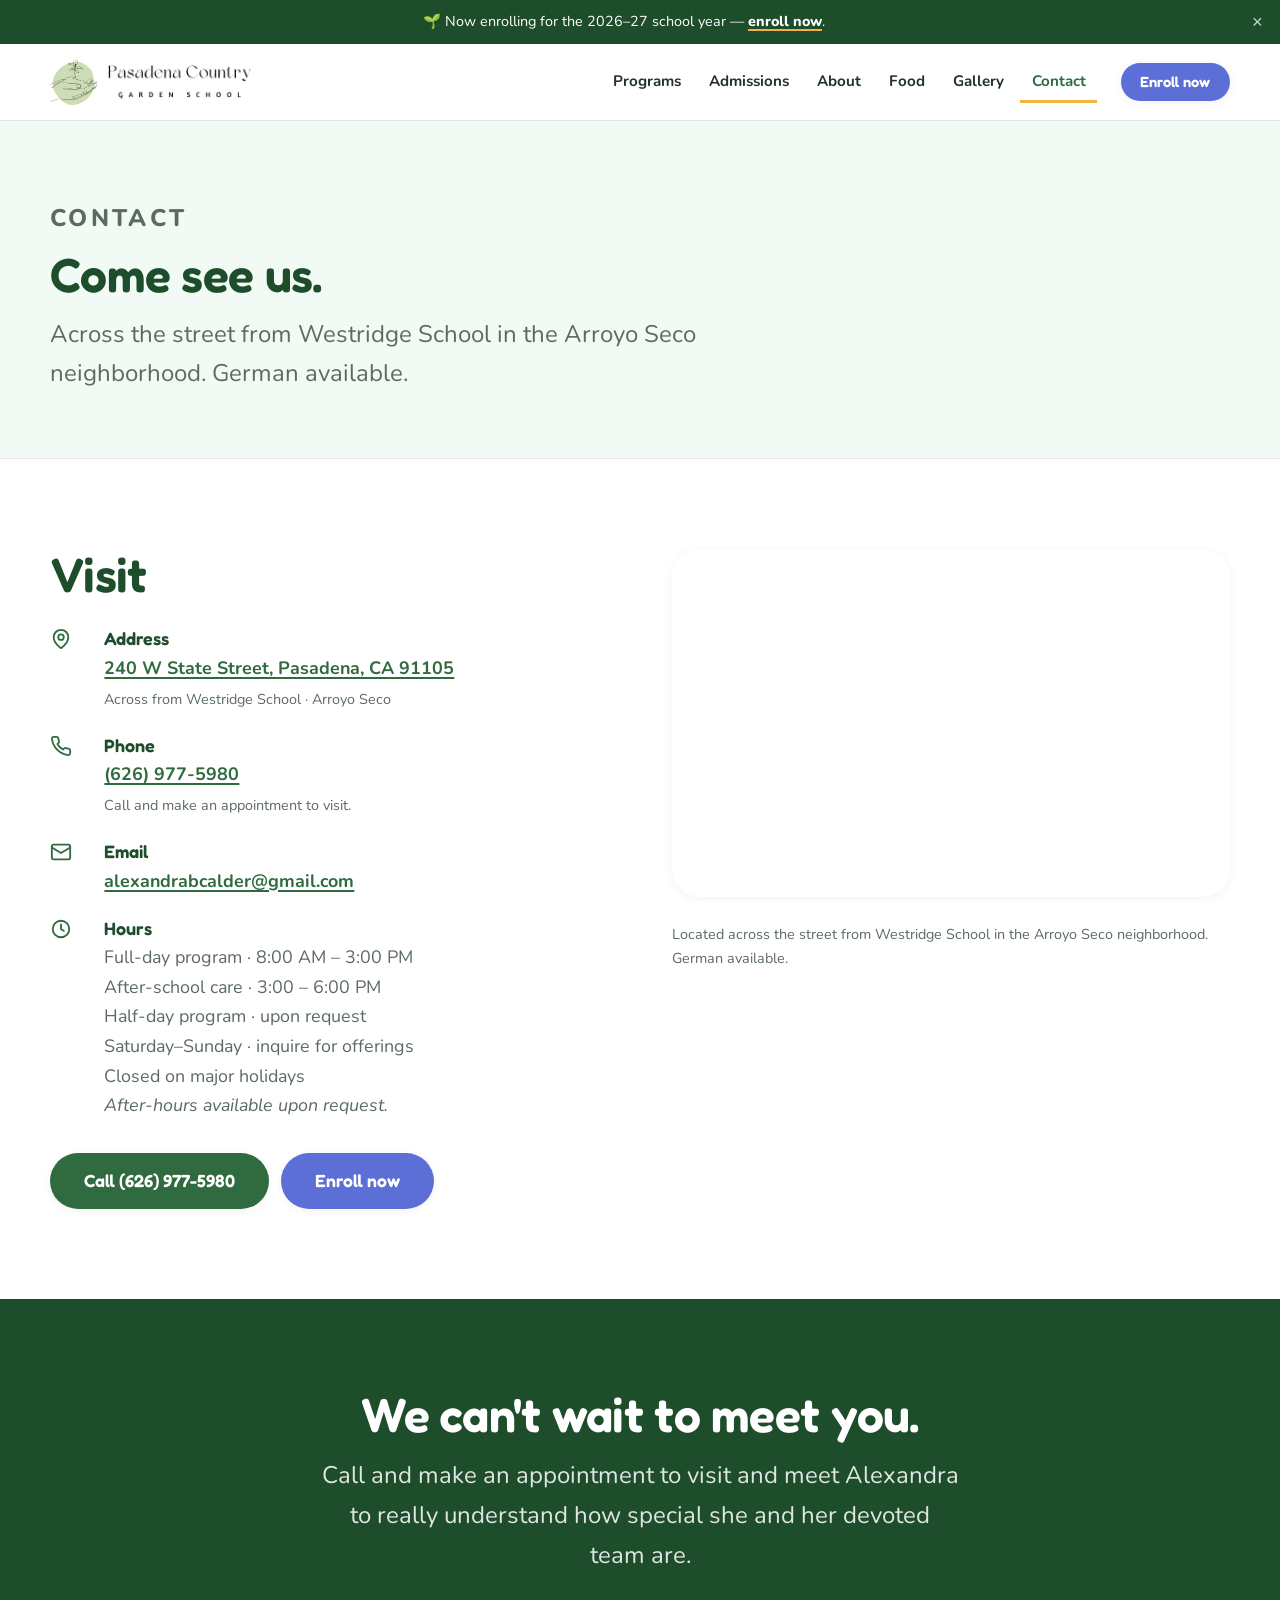
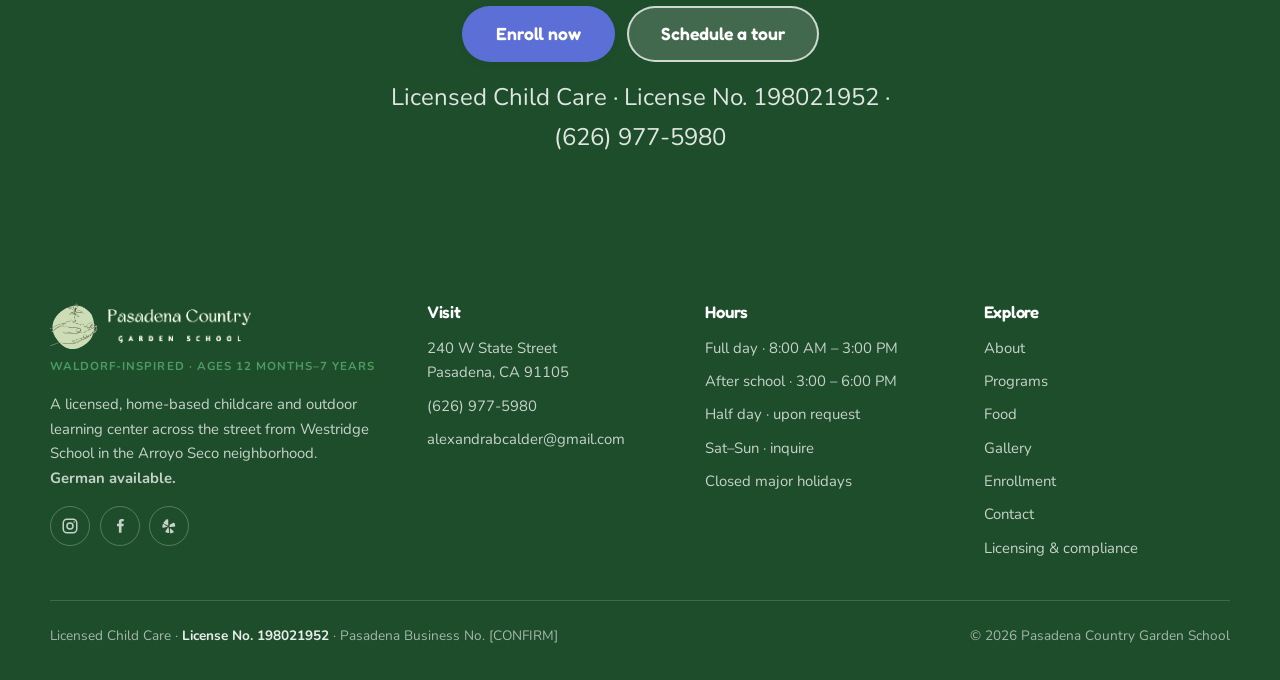
<file: contact.html>
<!DOCTYPE html>
<html lang="en">
<head>
<meta charset="utf-8">
<meta name="viewport" content="width=device-width, initial-scale=1">
<title>Contact & Schedule a Tour | Pasadena Country Garden School</title>
<meta name="description" content="Visit Pasadena Country Garden School at 240 W State Street, Pasadena, CA 91105. Call (626) 977-5980 to schedule a tour. Open 8:00 AM–6:00 PM.">
<link rel="canonical" href="https://pasadenacountrygardenschool.com/contact.html">
<meta property="og:type" content="website">
<meta property="og:title" content="Contact & Schedule a Tour | Pasadena Country Garden School">
<meta property="og:description" content="Visit Pasadena Country Garden School at 240 W State Street, Pasadena, CA 91105. Call (626) 977-5980 to schedule a tour. Open 8:00 AM–6:00 PM.">
<meta property="og:image" content="https://pasadenacountrygardenschool.com/assets/img/og-card.jpg">
<meta name="theme-color" content="#2f6b3f">
<link rel="icon" href="assets/img/favicon-32.png" sizes="32x32">
<link rel="apple-touch-icon" href="assets/img/favicon-180.png">
<link rel="preconnect" href="https://fonts.googleapis.com">
<link rel="preconnect" href="https://fonts.gstatic.com" crossorigin>
<link href="https://fonts.googleapis.com/css2?family=Fredoka:wght@400;500;600&family=Nunito:ital,wght@0,400;0,700;0,800;1,400&display=swap" rel="stylesheet">
<link rel="stylesheet" href="assets/css/styles.css?v=3afdb4c7">
<!-- Scroll reveals are gated on this class, so content stays visible if JS never runs. -->
<script>document.documentElement.classList.add("js");</script>
</head>
<body>
<a class="skip-link" href="#main">Skip to content</a>

<!-- ═══ ANNOUNCEMENT BAR ═══════════════════════════════════════════════════
     EDIT ME: change the text below whenever you have news. When an Open House
     is scheduled, put the date here. Parents who dismiss it will see it again
     as soon as you change the wording.
     ════════════════════════════════════════════════════════════════════ -->
<div class="announce" data-announce>
  <div class="announce__inner">
    <p>🌱 Now enrolling<span class="u-sm-hide"> for the 2026–27 school year</span> — <a href="https://schools.mybrightwheel.com/forms/53537db1-8987-4338-88eb-092476c12521/self-service" target="_blank" rel="noopener">enroll now</a>.</p>
    <button class="announce__close" data-announce-close aria-label="Dismiss announcement">&times;</button>
  </div>
</div>

<header class="header">
  <div class="wrap header__inner">
    <a class="logo" href="index.html" aria-label="Pasadena Country Garden School — home">
      <img class="logo__mark" src="assets/img/logo-mark.png" alt="" width="167" height="160">
      <img class="logo__word" src="assets/img/logo-wordmark.png" alt="" width="304" height="72">
    </a>

    <button class="nav-toggle" data-nav-toggle aria-expanded="false" aria-controls="nav" aria-label="Open menu"><span></span></button>

    <nav class="nav" id="nav" data-nav aria-label="Main">
      <a href="programs.html">Programs</a>
      <a href="registration.html">Admissions</a>
      <a href="about.html">About</a>
      <a href="food.html">Food</a>
      <a href="gallery.html">Gallery</a>
      <a href="contact.html" aria-current="page">Contact</a>
      <a class="btn btn--primary btn--sm" href="https://schools.mybrightwheel.com/forms/53537db1-8987-4338-88eb-092476c12521/self-service" target="_blank" rel="noopener">Enroll now</a>
    </nav>

    <a class="btn btn--primary btn--sm btn--nav" href="https://schools.mybrightwheel.com/forms/53537db1-8987-4338-88eb-092476c12521/self-service" target="_blank" rel="noopener">Enroll now</a>
  </div>
</header>


<main id="main">

  <section class="pagehead">
    <div class="wrap">
      <p class="pagehead__eyebrow">Contact</p>
      <h1>Come see us.</h1>
      <p>Across the street from Westridge School in the Arroyo Seco neighborhood. German available.</p>
    </div>
  </section>

  <section class="section">
    <div class="wrap">
      <div class="grid grid--2" style="gap:clamp(2rem,5vw,4rem)">

        <div data-reveal>
          <h2>Visit</h2>
          <ul class="infolist" style="margin-top:1.5rem">
            <li>
              <svg viewBox="0 0 24 24" fill="none" stroke="currentColor" stroke-width="2" stroke-linecap="round" stroke-linejoin="round" aria-hidden="true"><path d="M20 10c0 6-8 12-8 12s-8-6-8-12a8 8 0 0 1 16 0Z"/><circle cx="12" cy="10" r="3"/></svg>
              <div><strong>Address</strong><a href="https://maps.google.com/?q=240+W+State+Street+Pasadena+CA+91105" target="_blank" rel="noopener">240 W State Street, Pasadena, CA 91105</a><br><span style="color:var(--muted);font-size:0.9rem">Across from Westridge School &middot; Arroyo Seco</span></div>
            </li>
            <li>
              <svg viewBox="0 0 24 24" fill="none" stroke="currentColor" stroke-width="2" stroke-linecap="round" stroke-linejoin="round" aria-hidden="true"><path d="M22 16.9v3a2 2 0 0 1-2.2 2 19.8 19.8 0 0 1-8.6-3.1 19.5 19.5 0 0 1-6-6A19.8 19.8 0 0 1 2.1 4.2 2 2 0 0 1 4.1 2h3a2 2 0 0 1 2 1.7c.1 1 .4 1.9.7 2.8a2 2 0 0 1-.5 2.1L8.1 9.9a16 16 0 0 0 6 6l1.3-1.2a2 2 0 0 1 2.1-.5c.9.3 1.8.6 2.8.7a2 2 0 0 1 1.7 2Z"/></svg>
              <div><strong>Phone</strong><a href="tel:+16269775980">(626)&nbsp;977-5980</a><br><span style="color:var(--muted);font-size:0.9rem">Call and make an appointment to visit.</span></div>
            </li>
            <li>
              <svg viewBox="0 0 24 24" fill="none" stroke="currentColor" stroke-width="2" stroke-linecap="round" stroke-linejoin="round" aria-hidden="true"><rect x="2" y="4" width="20" height="16" rx="2"/><path d="m2 7 10 6 10-6"/></svg>
              <div><strong>Email</strong><a href="mailto:alexandrabcalder@gmail.com">alexandrabcalder@gmail.com</a></div>
            </li>
            <li>
              <svg viewBox="0 0 24 24" fill="none" stroke="currentColor" stroke-width="2" stroke-linecap="round" stroke-linejoin="round" aria-hidden="true"><circle cx="12" cy="12" r="9"/><path d="M12 7v5l3 2"/></svg>
              <div><strong>Hours</strong>
                <span style="color:var(--muted)">
                  Full-day program &middot; 8:00 AM – 3:00 PM<br>
                  After-school care &middot; 3:00 – 6:00 PM<br>
                  Half-day program &middot; upon request<br>
                  Saturday–Sunday &middot; inquire for offerings<br>
                  Closed on major holidays<br>
                  <em>After-hours available upon request.</em>
                </span>
              </div>
            </li>
          </ul>

          <div style="display:flex;flex-wrap:wrap;gap:0.75rem;margin-top:2rem">
            <a class="btn btn--green btn--lg" href="tel:+16269775980">Call (626)&nbsp;977-5980</a>
            <a class="btn btn--primary btn--lg" href="https://schools.mybrightwheel.com/forms/53537db1-8987-4338-88eb-092476c12521/self-service" target="_blank" rel="noopener">Enroll now</a>
          </div>
        </div>

        <div data-reveal>
          <iframe class="map" title="Map showing Pasadena Country Garden School at 240 W State Street, Pasadena, CA"
            src="https://www.google.com/maps?q=240%20W%20State%20Street%2C%20Pasadena%2C%20CA%2091105&output=embed"
            loading="lazy" referrerpolicy="no-referrer-when-downgrade"></iframe>
          <p style="margin-top:1rem;color:var(--muted);font-size:0.9rem">
            Located across the street from Westridge School in the Arroyo Seco neighborhood. German available.
          </p>
        </div>

      </div>
    </div>
  </section>

  <section class="ctaband">
    <div class="wrap">
      <h2>We can't wait to meet you.</h2>
      <p>Call and make an appointment to visit and meet Alexandra to really understand how special she and her devoted team are.</p>
      <div class="ctaband__cta">
        <a class="btn btn--primary btn--lg" href="https://schools.mybrightwheel.com/forms/53537db1-8987-4338-88eb-092476c12521/self-service" target="_blank" rel="noopener">Enroll now</a>
        <a class="btn btn--ghost-light btn--lg" href="contact.html">Schedule a tour</a>
      </div>
      <p class="ctaband__note">Licensed Child Care · License No. 198021952 · (626)&nbsp;977-5980</p>
    </div>
  </section>

</main>

<footer class="footer">
  <div class="wrap">
    <div class="footer__grid">
      <div>
        <div class="footer__logo">
          <img class="logo__mark" src="assets/img/logo-mark.png" alt="" width="167" height="160">
          <!-- Light wordmark: the logo's ink is near-black and would vanish on the green. -->
          <img class="logo__word" src="assets/img/logo-wordmark-light.png" alt="Pasadena Country Garden School" width="304" height="72">
        </div>
        <p class="footer__tag">Waldorf-inspired · Ages 12 months–7 years</p>
        <p>A licensed, home-based childcare and outdoor learning center across the street from Westridge School in the Arroyo Seco neighborhood. <strong>German available.</strong></p>
        <div class="footer__social">
          <!-- REPLACE href with the real profile URLs -->
          <a href="#" aria-label="Instagram"><svg viewBox="0 0 24 24" fill="none" stroke="currentColor" stroke-width="2" aria-hidden="true"><rect x="3" y="3" width="18" height="18" rx="5"/><circle cx="12" cy="12" r="4"/><circle cx="17.5" cy="6.5" r="1" fill="currentColor" stroke="none"/></svg></a>
          <a href="#" aria-label="Facebook"><svg viewBox="0 0 24 24" fill="currentColor" aria-hidden="true"><path d="M14 9V7c0-1 .3-1.5 1.5-1.5H17V2.5h-2.7C11.4 2.5 10.5 4 10.5 6.4V9H8v3.2h2.5V21H14v-8.8h2.6l.4-3.2H14Z"/></svg></a>
          <a href="#" aria-label="Yelp"><svg viewBox="0 0 24 24" fill="currentColor" aria-hidden="true"><path d="M11 3.5v8.2L5.4 8.9C4.6 8.5 4.5 7.6 5 7L8 3.5c.5-.6 1.4-.7 2.1-.4l.4.2c.3.1.5.2.5.2Zm2 6.9 4.8-2.6c.8-.4 1.6.1 1.8.9l.7 2.6c.2.8-.4 1.6-1.3 1.6l-5.4.3c-.9 0-1.4-1-.9-1.7l.3-1.1Zm-1.4 4.3.6 5.4c.1.9-.7 1.5-1.5 1.3l-2.6-.7c-.8-.2-1.2-1.2-.7-1.9l3-4.5c.5-.7 1.6-.5 1.7.4h-.5Zm2.9.9 3.5 3.3c.6.6.4 1.6-.4 1.9l-2.5 1c-.8.3-1.7-.3-1.7-1.2l-.2-4.3c0-.9 1-1.4 1.7-.9l-.4.2ZM9.6 12.9l-4.9 1.5c-.9.3-1.7-.5-1.6-1.4l.4-2.6c.1-.9 1.1-1.4 1.8-.9l4.5 3c.7.5.5 1.5-.2 1.4Z"/></svg></a>
        </div>
      </div>
      <div>
        <h3>Visit</h3>
        <ul>
          <li><a href="https://maps.google.com/?q=240+W+State+Street+Pasadena+CA+91105" target="_blank" rel="noopener">240 W State Street<br>Pasadena, CA 91105</a></li>
          <li><a href="tel:+16269775980">(626)&nbsp;977-5980</a></li>
          <li><a href="mailto:alexandrabcalder@gmail.com">alexandrabcalder@gmail.com</a></li>
        </ul>
      </div>
      <div>
        <h3>Hours</h3>
        <ul>
          <li>Full day · 8:00 AM – 3:00 PM</li>
          <li>After school · 3:00 – 6:00 PM</li>
          <li>Half day · upon request</li>
          <li>Sat–Sun · inquire</li>
          <li>Closed major holidays</li>
        </ul>
      </div>
      <div>
        <h3>Explore</h3>
        <ul>
          <li><a href="about.html">About</a></li>
          <li><a href="programs.html">Programs</a></li>
          <li><a href="food.html">Food</a></li>
          <li><a href="gallery.html">Gallery</a></li>
          <li><a href="registration.html">Enrollment</a></li>
          <li><a href="contact.html">Contact</a></li>
          <li><a href="licensing.html">Licensing &amp; compliance</a></li>
        </ul>
      </div>
    </div>
    <div class="footer__license">
      <p>Licensed Child Care · <strong>License No. 198021952</strong> · Pasadena Business No. [CONFIRM]</p>
      <p>&copy; <span data-year>2026</span> Pasadena Country Garden School</p>
    </div>
  </div>
</footer>

<!-- Sticky mobile action bar -->
<div class="actionbar">
  <a class="btn btn--outline" href="tel:+16269775980">Call</a>
  <a class="btn btn--primary" href="https://schools.mybrightwheel.com/forms/53537db1-8987-4338-88eb-092476c12521/self-service" target="_blank" rel="noopener">Enroll now</a>
</div>


<!-- Sticky mobile action bar -->
<div class="actionbar">
  <a class="btn btn--outline" href="tel:+16269775980">Call</a>
  <a class="btn btn--primary" href="https://schools.mybrightwheel.com/forms/53537db1-8987-4338-88eb-092476c12521/self-service" target="_blank" rel="noopener">Enroll now</a>
</div>

<script src="assets/js/main.js?v=b75c494d" defer></script>
</body>
</html>
</file>
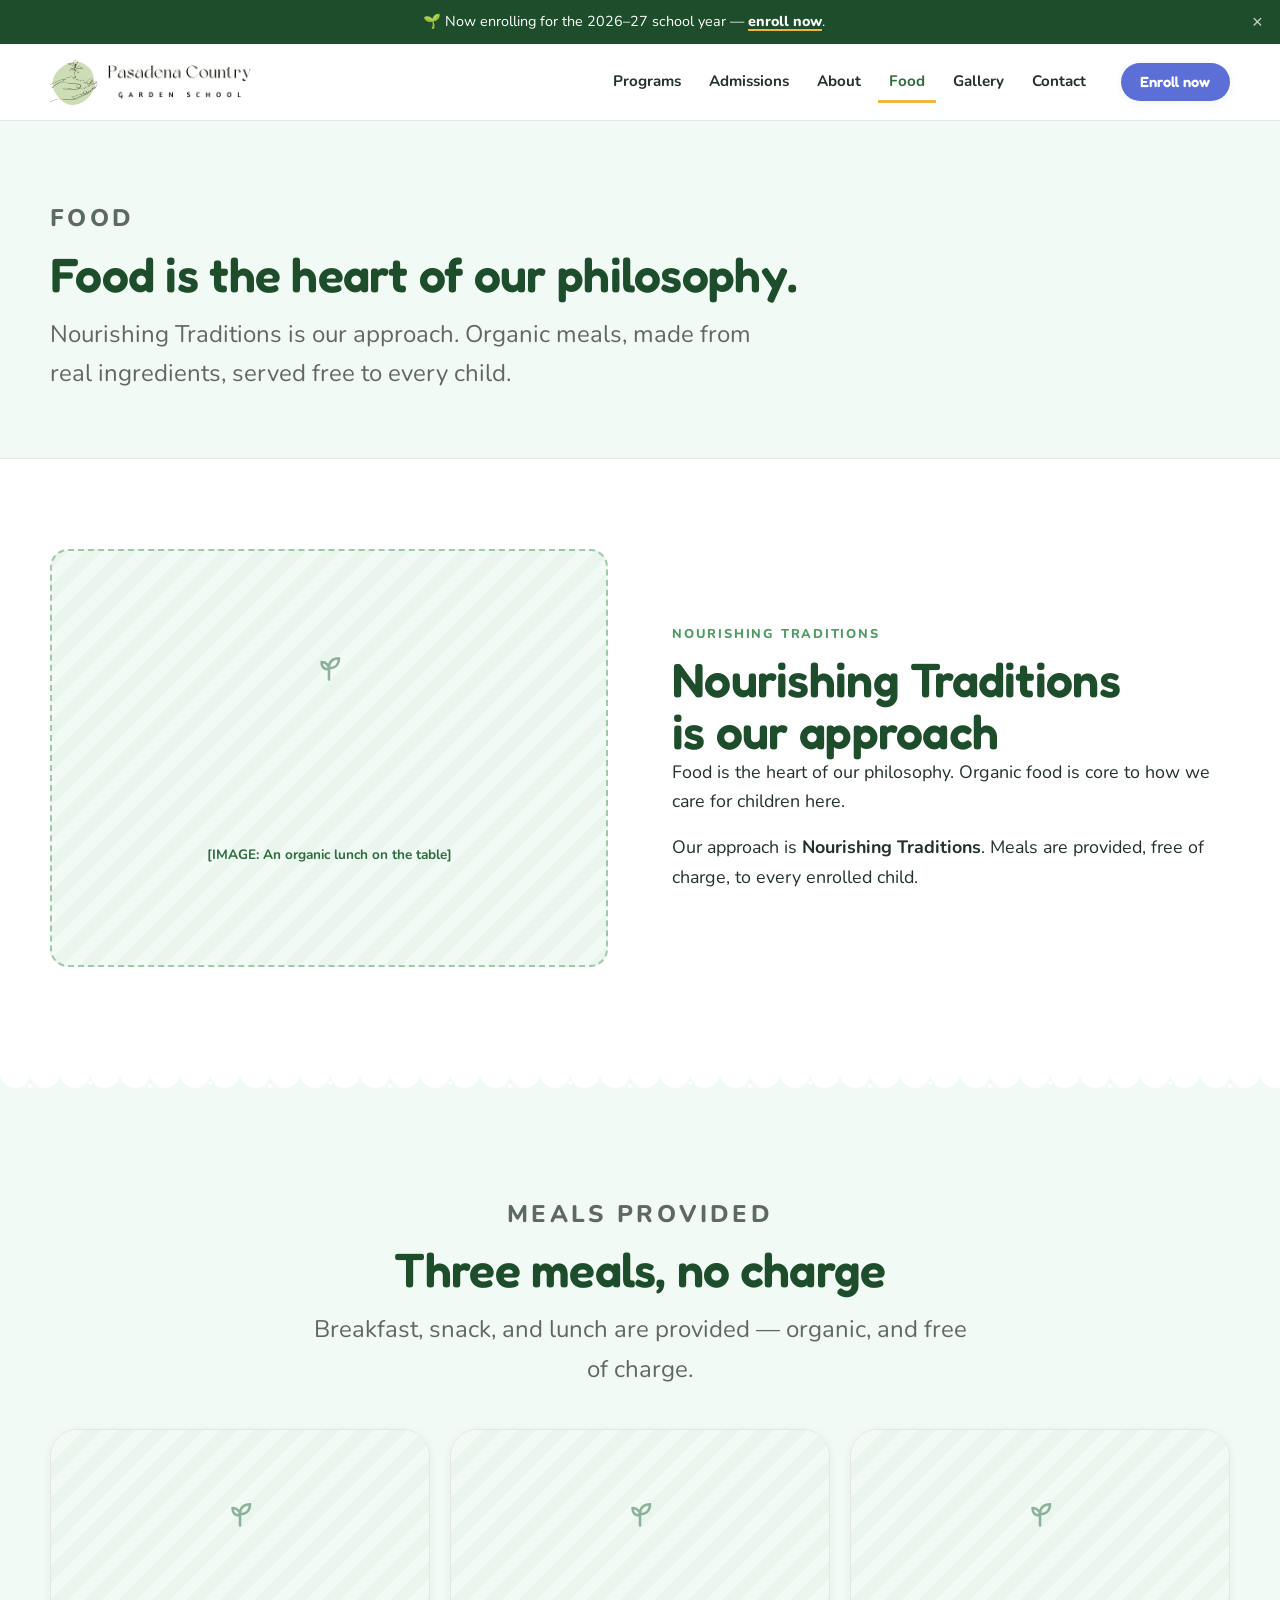
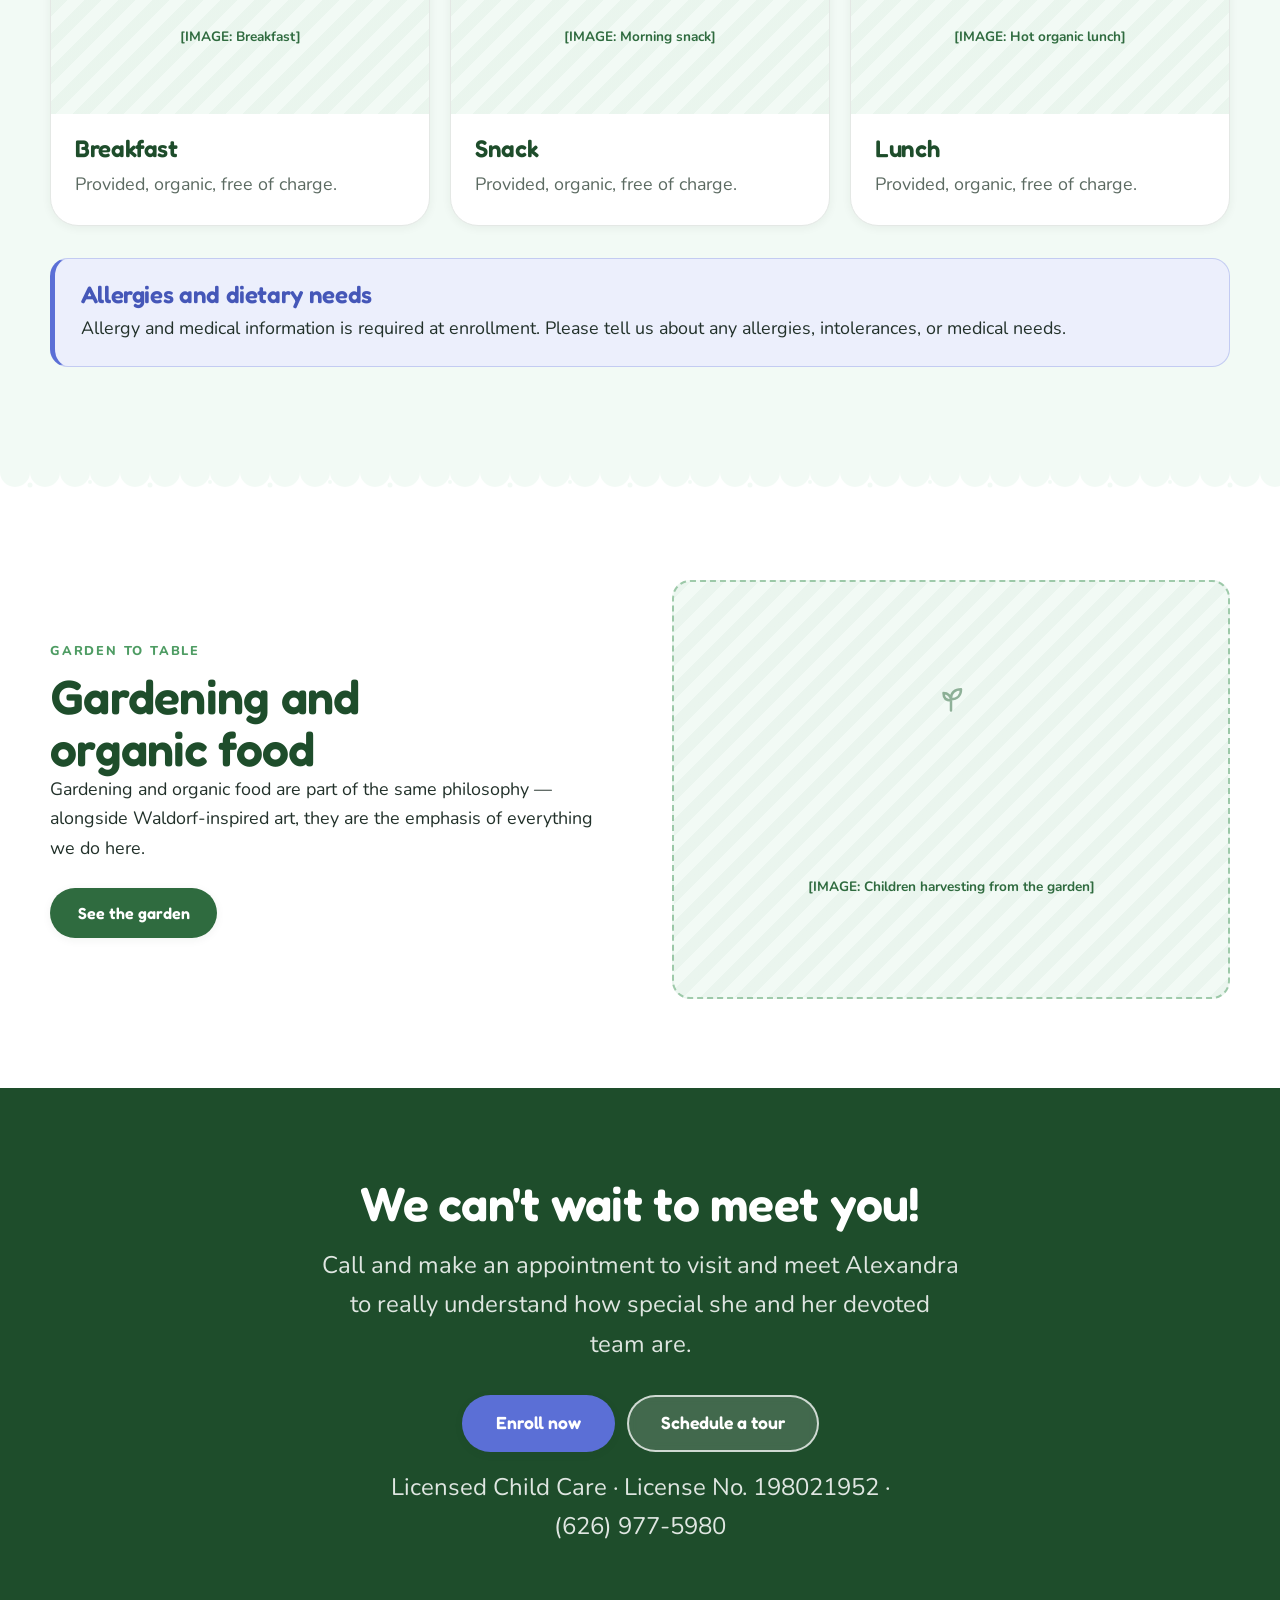
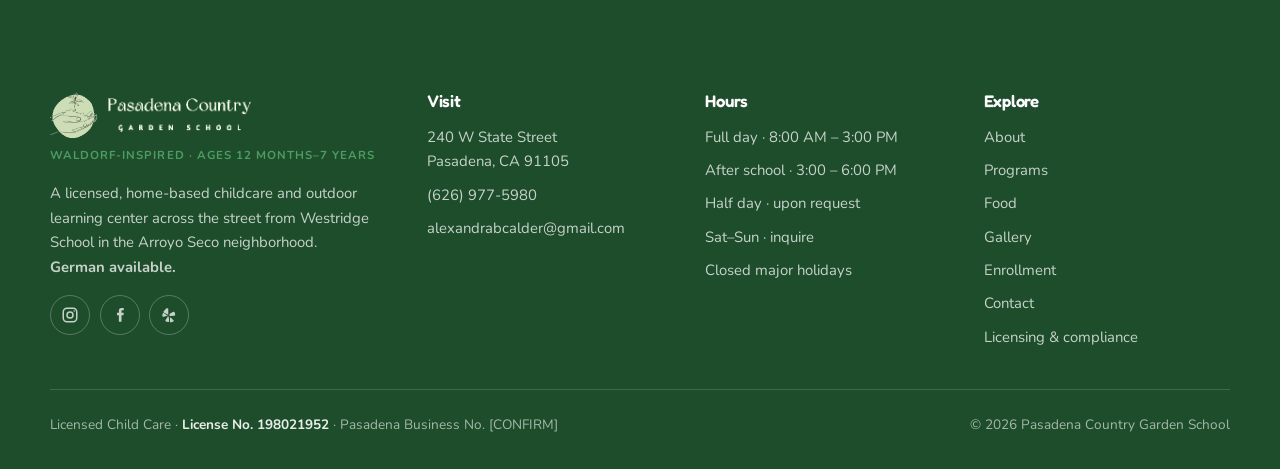
<file: food.html>
<!DOCTYPE html>
<html lang="en">
<head>
<meta charset="utf-8">
<meta name="viewport" content="width=device-width, initial-scale=1">
<title>Food is the Heart of Our Philosophy | Pasadena Country Garden School</title>
<meta name="description" content="Organic, from-scratch meals — breakfast, snack, and lunch — provided free to every child. Nourishing Traditions is our approach at Pasadena Country Garden School.">
<link rel="canonical" href="https://pasadenacountrygardenschool.com/food.html">
<meta property="og:type" content="website">
<meta property="og:title" content="Food is the Heart of Our Philosophy | Pasadena Country Garden School">
<meta property="og:description" content="Organic, from-scratch meals — breakfast, snack, and lunch — provided free to every child. Nourishing Traditions is our approach at Pasadena Country Garden School.">
<meta property="og:image" content="https://pasadenacountrygardenschool.com/assets/img/og-card.jpg">
<meta name="theme-color" content="#2f6b3f">
<link rel="icon" href="assets/img/favicon-32.png" sizes="32x32">
<link rel="apple-touch-icon" href="assets/img/favicon-180.png">
<link rel="preconnect" href="https://fonts.googleapis.com">
<link rel="preconnect" href="https://fonts.gstatic.com" crossorigin>
<link href="https://fonts.googleapis.com/css2?family=Fredoka:wght@400;500;600&family=Nunito:ital,wght@0,400;0,700;0,800;1,400&display=swap" rel="stylesheet">
<link rel="stylesheet" href="assets/css/styles.css?v=3afdb4c7">
<!-- Scroll reveals are gated on this class, so content stays visible if JS never runs. -->
<script>document.documentElement.classList.add("js");</script>
</head>
<body>
<a class="skip-link" href="#main">Skip to content</a>

<!-- ═══ ANNOUNCEMENT BAR ═══════════════════════════════════════════════════
     EDIT ME: change the text below whenever you have news. When an Open House
     is scheduled, put the date here. Parents who dismiss it will see it again
     as soon as you change the wording.
     ════════════════════════════════════════════════════════════════════ -->
<div class="announce" data-announce>
  <div class="announce__inner">
    <p>🌱 Now enrolling<span class="u-sm-hide"> for the 2026–27 school year</span> — <a href="https://schools.mybrightwheel.com/forms/53537db1-8987-4338-88eb-092476c12521/self-service" target="_blank" rel="noopener">enroll now</a>.</p>
    <button class="announce__close" data-announce-close aria-label="Dismiss announcement">&times;</button>
  </div>
</div>

<header class="header">
  <div class="wrap header__inner">
    <a class="logo" href="index.html" aria-label="Pasadena Country Garden School — home">
      <img class="logo__mark" src="assets/img/logo-mark.png" alt="" width="167" height="160">
      <img class="logo__word" src="assets/img/logo-wordmark.png" alt="" width="304" height="72">
    </a>

    <button class="nav-toggle" data-nav-toggle aria-expanded="false" aria-controls="nav" aria-label="Open menu"><span></span></button>

    <nav class="nav" id="nav" data-nav aria-label="Main">
      <a href="programs.html">Programs</a>
      <a href="registration.html">Admissions</a>
      <a href="about.html">About</a>
      <a href="food.html" aria-current="page">Food</a>
      <a href="gallery.html">Gallery</a>
      <a href="contact.html">Contact</a>
      <a class="btn btn--primary btn--sm" href="https://schools.mybrightwheel.com/forms/53537db1-8987-4338-88eb-092476c12521/self-service" target="_blank" rel="noopener">Enroll now</a>
    </nav>

    <a class="btn btn--primary btn--sm btn--nav" href="https://schools.mybrightwheel.com/forms/53537db1-8987-4338-88eb-092476c12521/self-service" target="_blank" rel="noopener">Enroll now</a>
  </div>
</header>


<main id="main">

  <section class="pagehead">
    <div class="wrap">
      <p class="pagehead__eyebrow">Food</p>
      <h1>Food is the heart of our philosophy.</h1>
      <p>Nourishing Traditions is our approach. Organic meals, made from real ingredients, served free to every child.</p>
    </div>
  </section>

  <section class="section">
    <div class="wrap">
      <div class="split">
        <div class="split__media" data-reveal>
          <!-- [IMAGE: A real meal on the table — the food itself, close and warm] -->
          <div class="ph ph--4x3">[IMAGE: An organic lunch on the table]</div>
        </div>
        <div class="split__body" data-reveal>
          <p class="eyebrow">Nourishing Traditions</p>
          <h2>Nourishing Traditions is our approach</h2>
          <p>Food is the heart of our philosophy. Organic food is core to how we care for children here.</p>
          <p>Our approach is <strong>Nourishing Traditions</strong>. Meals are provided, free of charge, to every enrolled child.</p>
        </div>
      </div>
    </div>
  </section>

  <div class="gardenrow" style="--row-over: var(--white); --row-under: var(--green-050);" aria-hidden="true"></div>

  <section class="section section--tint">
    <div class="wrap">
      <div class="section__head section__head--center" data-reveal>
        <p class="eyebrow">Meals provided</p>
        <h2>Three meals, no charge</h2>
        <p>Breakfast, snack, and lunch are provided — organic, and free of charge.</p>
      </div>
      <div class="grid grid--3" data-reveal>
        <article class="card card--photo card--lift">
          <div class="ph ph--4x3">[IMAGE: Breakfast]</div>
          <div class="card--photo__body">
            <h3>Breakfast</h3>
            <p>Provided, organic, free of charge.</p>
          </div>
        </article>
        <article class="card card--photo card--lift">
          <div class="ph ph--4x3">[IMAGE: Morning snack]</div>
          <div class="card--photo__body">
            <h3>Snack</h3>
            <p>Provided, organic, free of charge.</p>
          </div>
        </article>
        <article class="card card--photo card--lift">
          <div class="ph ph--4x3">[IMAGE: Hot organic lunch]</div>
          <div class="card--photo__body">
            <h3>Lunch</h3>
            <p>Provided, organic, free of charge.</p>
          </div>
        </article>
      </div>
      <div class="callout" style="margin-top:2rem" data-reveal>
        <h3>Allergies and dietary needs</h3>
        <p>Allergy and medical information is required at enrollment. Please tell us about any allergies, intolerances, or medical needs.</p>
      </div>
    </div>
  </section>

  <div class="gardenrow" style="--row-over: var(--green-050); --row-under: var(--white);" aria-hidden="true"></div>

  <section class="section">
    <div class="wrap">
      <div class="split split--media-right">
        <div class="split__media" data-reveal>
          <!-- [IMAGE: Children harvesting from the garden beds] -->
          <div class="ph ph--4x3">[IMAGE: Children harvesting from the garden]</div>
        </div>
        <div class="split__body" data-reveal>
          <p class="eyebrow">Garden to table</p>
          <h2>Gardening and organic food</h2>
          <p>Gardening and organic food are part of the same philosophy — alongside Waldorf-inspired art, they are the emphasis of everything we do here.</p>
          <a class="btn btn--green" href="gallery.html">See the garden</a>
        </div>
      </div>
    </div>
  </section>

  <section class="ctaband">
    <div class="wrap">
      <h2>We can't wait to meet you!</h2>
      <p>Call and make an appointment to visit and meet Alexandra to really understand how special she and her devoted team are.</p>
      <div class="ctaband__cta">
        <a class="btn btn--primary btn--lg" href="https://schools.mybrightwheel.com/forms/53537db1-8987-4338-88eb-092476c12521/self-service" target="_blank" rel="noopener">Enroll now</a>
        <a class="btn btn--ghost-light btn--lg" href="contact.html">Schedule a tour</a>
      </div>
      <p class="ctaband__note">Licensed Child Care · License No. 198021952 · (626)&nbsp;977-5980</p>
    </div>
  </section>

</main>

<footer class="footer">
  <div class="wrap">
    <div class="footer__grid">
      <div>
        <div class="footer__logo">
          <img class="logo__mark" src="assets/img/logo-mark.png" alt="" width="167" height="160">
          <!-- Light wordmark: the logo's ink is near-black and would vanish on the green. -->
          <img class="logo__word" src="assets/img/logo-wordmark-light.png" alt="Pasadena Country Garden School" width="304" height="72">
        </div>
        <p class="footer__tag">Waldorf-inspired · Ages 12 months–7 years</p>
        <p>A licensed, home-based childcare and outdoor learning center across the street from Westridge School in the Arroyo Seco neighborhood. <strong>German available.</strong></p>
        <div class="footer__social">
          <!-- REPLACE href with the real profile URLs -->
          <a href="#" aria-label="Instagram"><svg viewBox="0 0 24 24" fill="none" stroke="currentColor" stroke-width="2" aria-hidden="true"><rect x="3" y="3" width="18" height="18" rx="5"/><circle cx="12" cy="12" r="4"/><circle cx="17.5" cy="6.5" r="1" fill="currentColor" stroke="none"/></svg></a>
          <a href="#" aria-label="Facebook"><svg viewBox="0 0 24 24" fill="currentColor" aria-hidden="true"><path d="M14 9V7c0-1 .3-1.5 1.5-1.5H17V2.5h-2.7C11.4 2.5 10.5 4 10.5 6.4V9H8v3.2h2.5V21H14v-8.8h2.6l.4-3.2H14Z"/></svg></a>
          <a href="#" aria-label="Yelp"><svg viewBox="0 0 24 24" fill="currentColor" aria-hidden="true"><path d="M11 3.5v8.2L5.4 8.9C4.6 8.5 4.5 7.6 5 7L8 3.5c.5-.6 1.4-.7 2.1-.4l.4.2c.3.1.5.2.5.2Zm2 6.9 4.8-2.6c.8-.4 1.6.1 1.8.9l.7 2.6c.2.8-.4 1.6-1.3 1.6l-5.4.3c-.9 0-1.4-1-.9-1.7l.3-1.1Zm-1.4 4.3.6 5.4c.1.9-.7 1.5-1.5 1.3l-2.6-.7c-.8-.2-1.2-1.2-.7-1.9l3-4.5c.5-.7 1.6-.5 1.7.4h-.5Zm2.9.9 3.5 3.3c.6.6.4 1.6-.4 1.9l-2.5 1c-.8.3-1.7-.3-1.7-1.2l-.2-4.3c0-.9 1-1.4 1.7-.9l-.4.2ZM9.6 12.9l-4.9 1.5c-.9.3-1.7-.5-1.6-1.4l.4-2.6c.1-.9 1.1-1.4 1.8-.9l4.5 3c.7.5.5 1.5-.2 1.4Z"/></svg></a>
        </div>
      </div>
      <div>
        <h3>Visit</h3>
        <ul>
          <li><a href="https://maps.google.com/?q=240+W+State+Street+Pasadena+CA+91105" target="_blank" rel="noopener">240 W State Street<br>Pasadena, CA 91105</a></li>
          <li><a href="tel:+16269775980">(626)&nbsp;977-5980</a></li>
          <li><a href="mailto:alexandrabcalder@gmail.com">alexandrabcalder@gmail.com</a></li>
        </ul>
      </div>
      <div>
        <h3>Hours</h3>
        <ul>
          <li>Full day · 8:00 AM – 3:00 PM</li>
          <li>After school · 3:00 – 6:00 PM</li>
          <li>Half day · upon request</li>
          <li>Sat–Sun · inquire</li>
          <li>Closed major holidays</li>
        </ul>
      </div>
      <div>
        <h3>Explore</h3>
        <ul>
          <li><a href="about.html">About</a></li>
          <li><a href="programs.html">Programs</a></li>
          <li><a href="food.html">Food</a></li>
          <li><a href="gallery.html">Gallery</a></li>
          <li><a href="registration.html">Enrollment</a></li>
          <li><a href="contact.html">Contact</a></li>
          <li><a href="licensing.html">Licensing &amp; compliance</a></li>
        </ul>
      </div>
    </div>
    <div class="footer__license">
      <p>Licensed Child Care · <strong>License No. 198021952</strong> · Pasadena Business No. [CONFIRM]</p>
      <p>&copy; <span data-year>2026</span> Pasadena Country Garden School</p>
    </div>
  </div>
</footer>

<!-- Sticky mobile action bar -->
<div class="actionbar">
  <a class="btn btn--outline" href="tel:+16269775980">Call</a>
  <a class="btn btn--primary" href="https://schools.mybrightwheel.com/forms/53537db1-8987-4338-88eb-092476c12521/self-service" target="_blank" rel="noopener">Enroll now</a>
</div>


<!-- Sticky mobile action bar -->
<div class="actionbar">
  <a class="btn btn--outline" href="tel:+16269775980">Call</a>
  <a class="btn btn--primary" href="https://schools.mybrightwheel.com/forms/53537db1-8987-4338-88eb-092476c12521/self-service" target="_blank" rel="noopener">Enroll now</a>
</div>

<script src="assets/js/main.js?v=b75c494d" defer></script>
</body>
</html>
</file>
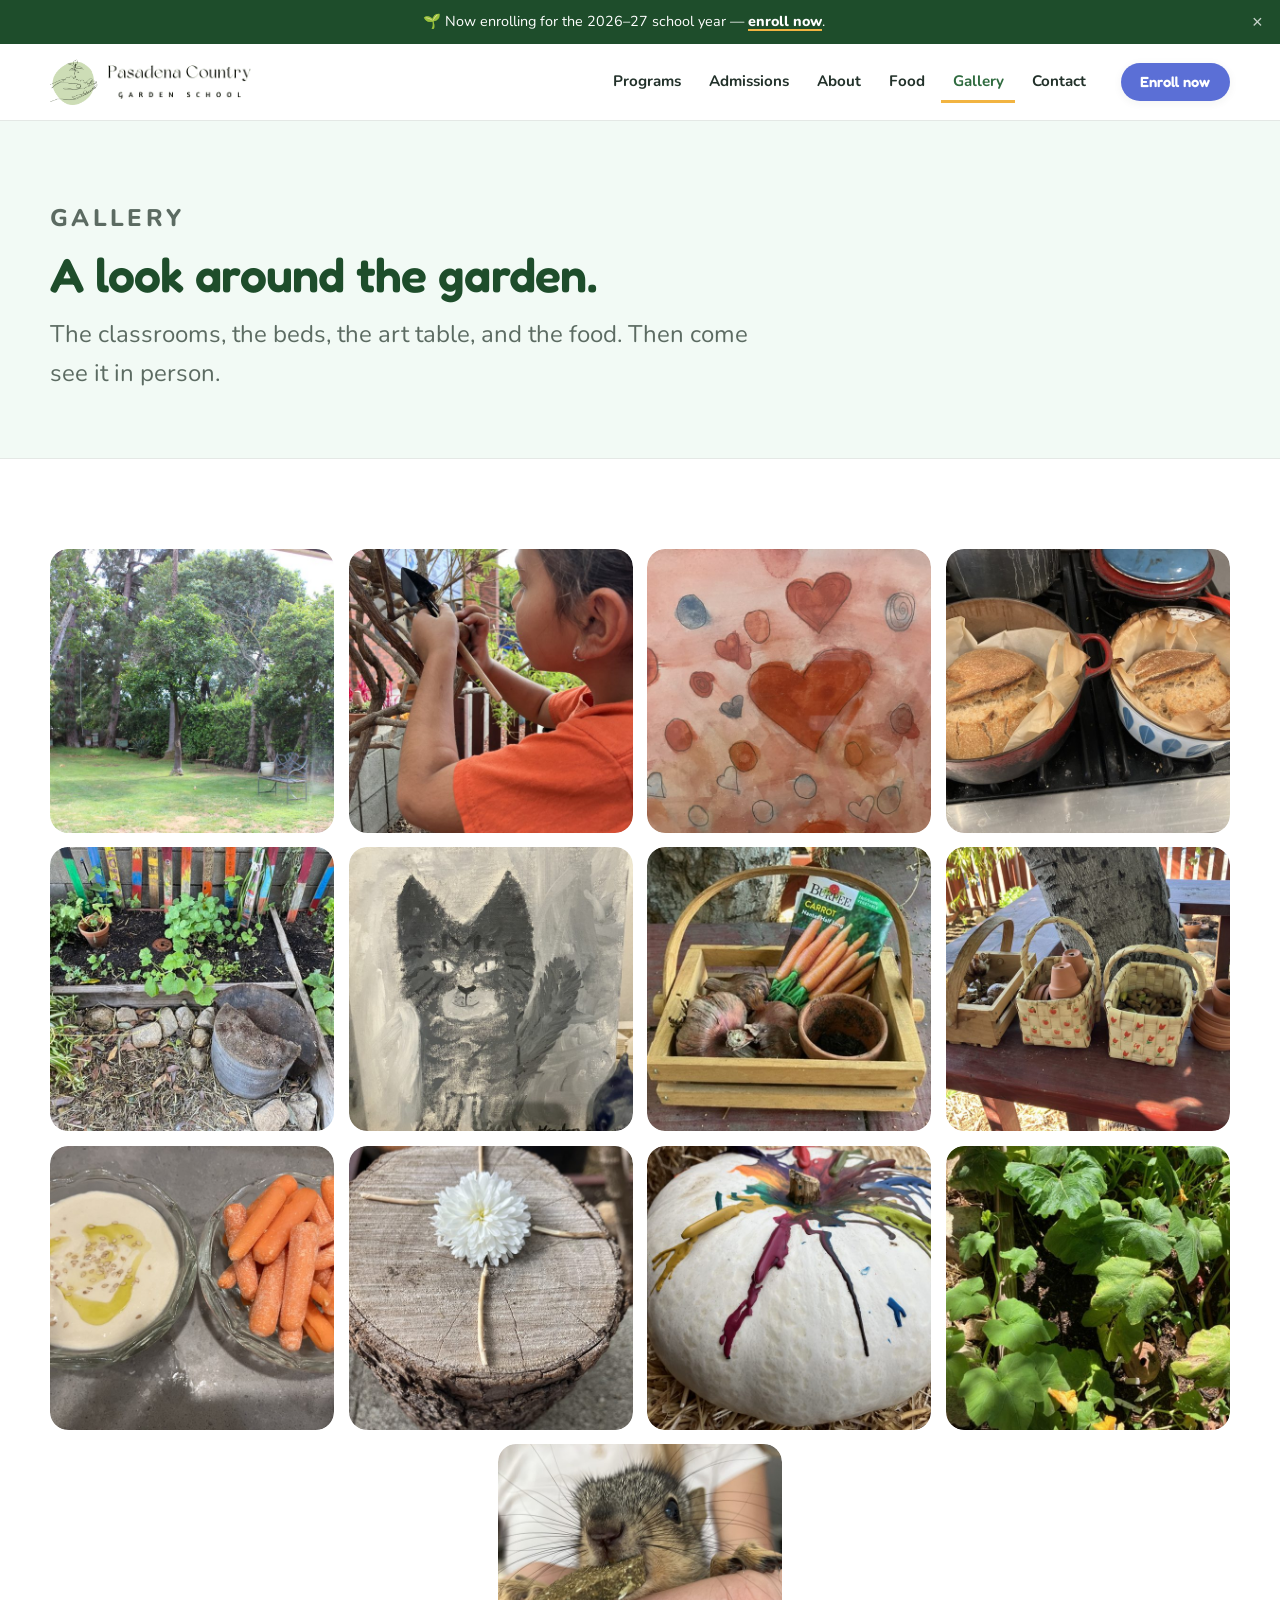
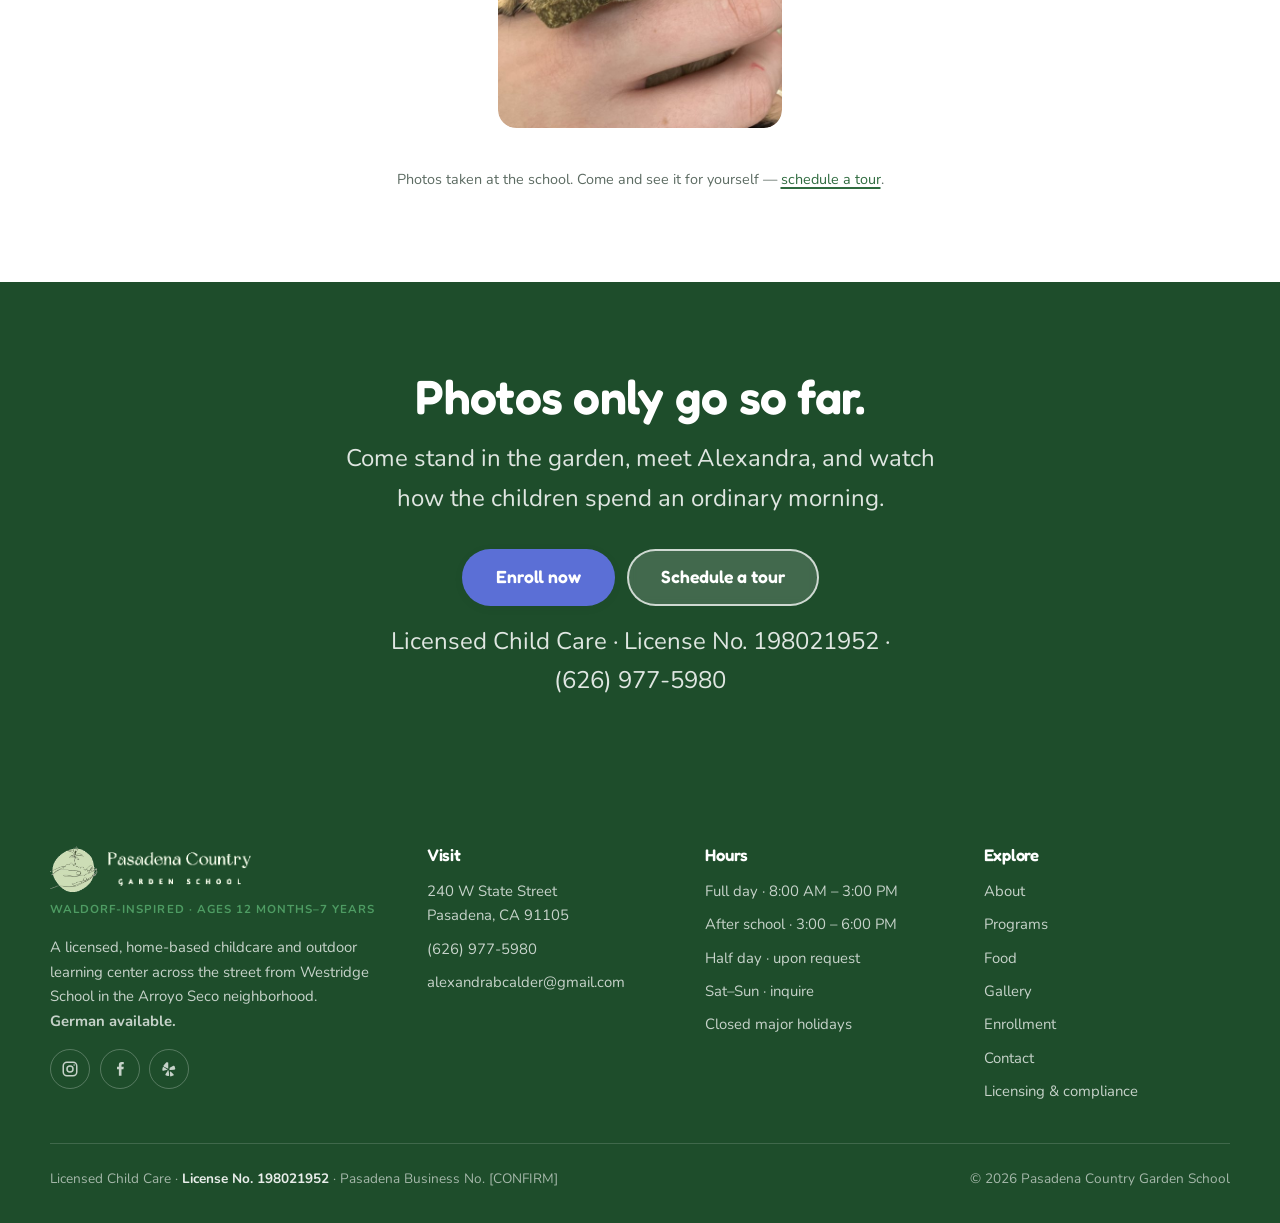
<file: gallery.html>
<!DOCTYPE html>
<html lang="en">
<head>
<meta charset="utf-8">
<meta name="viewport" content="width=device-width, initial-scale=1">
<title>Gallery | Pasadena Country Garden School</title>
<meta name="description" content="Photos of the garden, classrooms, art, outdoor areas, and organic meals at Pasadena Country Garden School in Pasadena, CA.">
<link rel="canonical" href="https://pasadenacountrygardenschool.com/gallery.html">
<meta property="og:type" content="website">
<meta property="og:title" content="Gallery | Pasadena Country Garden School">
<meta property="og:description" content="Photos of the garden, classrooms, art, outdoor areas, and organic meals at Pasadena Country Garden School in Pasadena, CA.">
<meta property="og:image" content="https://pasadenacountrygardenschool.com/assets/img/og-card.jpg">
<meta name="theme-color" content="#2f6b3f">
<link rel="icon" href="assets/img/favicon-32.png" sizes="32x32">
<link rel="apple-touch-icon" href="assets/img/favicon-180.png">
<link rel="preconnect" href="https://fonts.googleapis.com">
<link rel="preconnect" href="https://fonts.gstatic.com" crossorigin>
<link href="https://fonts.googleapis.com/css2?family=Fredoka:wght@400;500;600&family=Nunito:ital,wght@0,400;0,700;0,800;1,400&display=swap" rel="stylesheet">
<link rel="stylesheet" href="assets/css/styles.css?v=3afdb4c7">
<!-- Scroll reveals are gated on this class, so content stays visible if JS never runs. -->
<script>document.documentElement.classList.add("js");</script>
</head>
<body>
<a class="skip-link" href="#main">Skip to content</a>

<!-- ═══ ANNOUNCEMENT BAR ═══════════════════════════════════════════════════
     EDIT ME: change the text below whenever you have news. When an Open House
     is scheduled, put the date here. Parents who dismiss it will see it again
     as soon as you change the wording.
     ════════════════════════════════════════════════════════════════════ -->
<div class="announce" data-announce>
  <div class="announce__inner">
    <p>🌱 Now enrolling<span class="u-sm-hide"> for the 2026–27 school year</span> — <a href="https://schools.mybrightwheel.com/forms/53537db1-8987-4338-88eb-092476c12521/self-service" target="_blank" rel="noopener">enroll now</a>.</p>
    <button class="announce__close" data-announce-close aria-label="Dismiss announcement">&times;</button>
  </div>
</div>

<header class="header">
  <div class="wrap header__inner">
    <a class="logo" href="index.html" aria-label="Pasadena Country Garden School — home">
      <img class="logo__mark" src="assets/img/logo-mark.png" alt="" width="167" height="160">
      <img class="logo__word" src="assets/img/logo-wordmark.png" alt="" width="304" height="72">
    </a>

    <button class="nav-toggle" data-nav-toggle aria-expanded="false" aria-controls="nav" aria-label="Open menu"><span></span></button>

    <nav class="nav" id="nav" data-nav aria-label="Main">
      <a href="programs.html">Programs</a>
      <a href="registration.html">Admissions</a>
      <a href="about.html">About</a>
      <a href="food.html">Food</a>
      <a href="gallery.html" aria-current="page">Gallery</a>
      <a href="contact.html">Contact</a>
      <a class="btn btn--primary btn--sm" href="https://schools.mybrightwheel.com/forms/53537db1-8987-4338-88eb-092476c12521/self-service" target="_blank" rel="noopener">Enroll now</a>
    </nav>

    <a class="btn btn--primary btn--sm btn--nav" href="https://schools.mybrightwheel.com/forms/53537db1-8987-4338-88eb-092476c12521/self-service" target="_blank" rel="noopener">Enroll now</a>
  </div>
</header>


<main id="main">

  <section class="pagehead">
    <div class="wrap">
      <p class="pagehead__eyebrow">Gallery</p>
      <h1>A look around the garden.</h1>
      <p>The classrooms, the beds, the art table, and the food. Then come see it in person.</p>
    </div>
  </section>

  <section class="section">
    <div class="wrap">
      <!-- Tiles are 600x600 crops; data-full points at the uncropped 1400px
           version the lightbox loads on click. Both are generated by
           tools/make-photo-assets.py — add a photo there, don't hand-crop. -->
      <div class="gallery" data-reveal>
        <button class="gallery__item" data-lightbox-open
                data-full="assets/img/gallery/backyard-treehouse.jpg" data-caption="The backyard, with the beehives along the hedge"
                aria-label="View larger: The backyard, with the beehives along the hedge">
          <img src="assets/img/gallery/backyard-treehouse-thumb.jpg" alt="The backyard, with the beehives along the hedge"
               width="600" height="600" decoding="async">
        </button>
        <button class="gallery__item" data-lightbox-open
                data-full="assets/img/gallery/child-pruning.jpg" data-caption="A child pruning in the garden"
                aria-label="View larger: A child pruning in the garden">
          <img src="assets/img/gallery/child-pruning-thumb.jpg" alt="A child pruning in the garden"
               width="600" height="600" decoding="async">
        </button>
        <button class="gallery__item" data-lightbox-open
                data-full="assets/img/gallery/watercolor-hearts.jpg" data-caption="Watercolor hearts from the art table"
                aria-label="View larger: Watercolor hearts from the art table">
          <img src="assets/img/gallery/watercolor-hearts-thumb.jpg" alt="Watercolor hearts from the art table"
               width="600" height="600" decoding="async">
        </button>
        <button class="gallery__item" data-lightbox-open
                data-full="assets/img/gallery/fresh-bread.jpg" data-caption="Fresh bread"
                aria-label="View larger: Fresh bread">
          <img src="assets/img/gallery/fresh-bread-thumb.jpg" alt="Fresh bread"
               width="600" height="600" decoding="async">
        </button>
        <button class="gallery__item" data-lightbox-open
                data-full="assets/img/gallery/painted-picket-fence.jpg" data-caption="A garden bed behind the painted picket fence"
                aria-label="View larger: A garden bed behind the painted picket fence">
          <img src="assets/img/gallery/painted-picket-fence-thumb.jpg" alt="A garden bed behind the painted picket fence"
               width="600" height="600" loading="lazy" decoding="async">
        </button>
        <button class="gallery__item" data-lightbox-open
                data-full="assets/img/gallery/cat-painting.jpg" data-caption="A cat, painted by one of the older children"
                aria-label="View larger: A cat, painted by one of the older children">
          <img src="assets/img/gallery/cat-painting-thumb.jpg" alt="A cat, painted by one of the older children"
               width="600" height="600" loading="lazy" decoding="async">
        </button>
        <button class="gallery__item" data-lightbox-open
                data-full="assets/img/gallery/garden-basket.jpg" data-caption="A garden basket of carrots, onions and seed packets"
                aria-label="View larger: A garden basket of carrots, onions and seed packets">
          <img src="assets/img/gallery/garden-basket-thumb.jpg" alt="A garden basket of carrots, onions and seed packets"
               width="600" height="600" loading="lazy" decoding="async">
        </button>
        <button class="gallery__item" data-lightbox-open
                data-full="assets/img/gallery/fall-baskets.jpg" data-caption="Garden baskets"
                aria-label="View larger: Garden baskets">
          <img src="assets/img/gallery/fall-baskets-thumb.jpg" alt="Garden baskets"
               width="600" height="600" loading="lazy" decoding="async">
        </button>
        <button class="gallery__item" data-lightbox-open
                data-full="assets/img/gallery/carrots-hummus.jpg" data-caption="Carrots and hummus"
                aria-label="View larger: Carrots and hummus">
          <img src="assets/img/gallery/carrots-hummus-thumb.jpg" alt="Carrots and hummus"
               width="600" height="600" loading="lazy" decoding="async">
        </button>
        <button class="gallery__item" data-lightbox-open
                data-full="assets/img/gallery/stump-flower.jpg" data-caption="A flower on a stump"
                aria-label="View larger: A flower on a stump">
          <img src="assets/img/gallery/stump-flower-thumb.jpg" alt="A flower on a stump"
               width="600" height="600" loading="lazy" decoding="async">
        </button>
        <button class="gallery__item" data-lightbox-open
                data-full="assets/img/gallery/wax-pumpkin.jpg" data-caption="A pumpkin decorated with colored wax"
                aria-label="View larger: A pumpkin decorated with colored wax">
          <img src="assets/img/gallery/wax-pumpkin-thumb.jpg" alt="A pumpkin decorated with colored wax"
               width="600" height="600" loading="lazy" decoding="async">
        </button>
        <button class="gallery__item" data-lightbox-open
                data-full="assets/img/gallery/sunny-squash.jpg" data-caption="Squash in the garden"
                aria-label="View larger: Squash in the garden">
          <img src="assets/img/gallery/sunny-squash-thumb.jpg" alt="Squash in the garden"
               width="600" height="600" loading="lazy" decoding="async">
        </button>
        <button class="gallery__item" data-lightbox-open
                data-full="assets/img/gallery/squirrel.jpg" data-caption="A squirrel in the garden"
                aria-label="View larger: A squirrel in the garden">
          <img src="assets/img/gallery/squirrel-thumb.jpg" alt="A squirrel in the garden"
               width="600" height="600" loading="lazy" decoding="async">
        </button>
      </div>
      <p style="text-align:center;margin-top:2.5rem;color:var(--muted);font-size:0.9rem">
        Photos taken at the school. Come and see it for yourself —
        <a href="contact.html">schedule a tour</a>.
      </p>
    </div>
  </section>

  <dialog class="lightbox" data-lightbox aria-label="Photo viewer">
    <button class="lightbox__close" data-lightbox-close aria-label="Close photo">&times;</button>
    <div class="lightbox__body">
      <div data-lightbox-body></div>
      <p class="lightbox__caption" data-lightbox-caption></p>
    </div>
  </dialog>

  <section class="ctaband">
    <div class="wrap">
      <h2>Photos only go so far.</h2>
      <p>Come stand in the garden, meet Alexandra, and watch how the children spend an ordinary morning.</p>
      <div class="ctaband__cta">
        <a class="btn btn--primary btn--lg" href="https://schools.mybrightwheel.com/forms/53537db1-8987-4338-88eb-092476c12521/self-service" target="_blank" rel="noopener">Enroll now</a>
        <a class="btn btn--ghost-light btn--lg" href="contact.html">Schedule a tour</a>
      </div>
      <p class="ctaband__note">Licensed Child Care · License No. 198021952 · (626)&nbsp;977-5980</p>
    </div>
  </section>

</main>

<footer class="footer">
  <div class="wrap">
    <div class="footer__grid">
      <div>
        <div class="footer__logo">
          <img class="logo__mark" src="assets/img/logo-mark.png" alt="" width="167" height="160">
          <!-- Light wordmark: the logo's ink is near-black and would vanish on the green. -->
          <img class="logo__word" src="assets/img/logo-wordmark-light.png" alt="Pasadena Country Garden School" width="304" height="72">
        </div>
        <p class="footer__tag">Waldorf-inspired · Ages 12 months–7 years</p>
        <p>A licensed, home-based childcare and outdoor learning center across the street from Westridge School in the Arroyo Seco neighborhood. <strong>German available.</strong></p>
        <div class="footer__social">
          <!-- REPLACE href with the real profile URLs -->
          <a href="#" aria-label="Instagram"><svg viewBox="0 0 24 24" fill="none" stroke="currentColor" stroke-width="2" aria-hidden="true"><rect x="3" y="3" width="18" height="18" rx="5"/><circle cx="12" cy="12" r="4"/><circle cx="17.5" cy="6.5" r="1" fill="currentColor" stroke="none"/></svg></a>
          <a href="#" aria-label="Facebook"><svg viewBox="0 0 24 24" fill="currentColor" aria-hidden="true"><path d="M14 9V7c0-1 .3-1.5 1.5-1.5H17V2.5h-2.7C11.4 2.5 10.5 4 10.5 6.4V9H8v3.2h2.5V21H14v-8.8h2.6l.4-3.2H14Z"/></svg></a>
          <a href="#" aria-label="Yelp"><svg viewBox="0 0 24 24" fill="currentColor" aria-hidden="true"><path d="M11 3.5v8.2L5.4 8.9C4.6 8.5 4.5 7.6 5 7L8 3.5c.5-.6 1.4-.7 2.1-.4l.4.2c.3.1.5.2.5.2Zm2 6.9 4.8-2.6c.8-.4 1.6.1 1.8.9l.7 2.6c.2.8-.4 1.6-1.3 1.6l-5.4.3c-.9 0-1.4-1-.9-1.7l.3-1.1Zm-1.4 4.3.6 5.4c.1.9-.7 1.5-1.5 1.3l-2.6-.7c-.8-.2-1.2-1.2-.7-1.9l3-4.5c.5-.7 1.6-.5 1.7.4h-.5Zm2.9.9 3.5 3.3c.6.6.4 1.6-.4 1.9l-2.5 1c-.8.3-1.7-.3-1.7-1.2l-.2-4.3c0-.9 1-1.4 1.7-.9l-.4.2ZM9.6 12.9l-4.9 1.5c-.9.3-1.7-.5-1.6-1.4l.4-2.6c.1-.9 1.1-1.4 1.8-.9l4.5 3c.7.5.5 1.5-.2 1.4Z"/></svg></a>
        </div>
      </div>
      <div>
        <h3>Visit</h3>
        <ul>
          <li><a href="https://maps.google.com/?q=240+W+State+Street+Pasadena+CA+91105" target="_blank" rel="noopener">240 W State Street<br>Pasadena, CA 91105</a></li>
          <li><a href="tel:+16269775980">(626)&nbsp;977-5980</a></li>
          <li><a href="mailto:alexandrabcalder@gmail.com">alexandrabcalder@gmail.com</a></li>
        </ul>
      </div>
      <div>
        <h3>Hours</h3>
        <ul>
          <li>Full day · 8:00 AM – 3:00 PM</li>
          <li>After school · 3:00 – 6:00 PM</li>
          <li>Half day · upon request</li>
          <li>Sat–Sun · inquire</li>
          <li>Closed major holidays</li>
        </ul>
      </div>
      <div>
        <h3>Explore</h3>
        <ul>
          <li><a href="about.html">About</a></li>
          <li><a href="programs.html">Programs</a></li>
          <li><a href="food.html">Food</a></li>
          <li><a href="gallery.html">Gallery</a></li>
          <li><a href="registration.html">Enrollment</a></li>
          <li><a href="contact.html">Contact</a></li>
          <li><a href="licensing.html">Licensing &amp; compliance</a></li>
        </ul>
      </div>
    </div>
    <div class="footer__license">
      <p>Licensed Child Care · <strong>License No. 198021952</strong> · Pasadena Business No. [CONFIRM]</p>
      <p>&copy; <span data-year>2026</span> Pasadena Country Garden School</p>
    </div>
  </div>
</footer>

<!-- Sticky mobile action bar -->
<div class="actionbar">
  <a class="btn btn--outline" href="tel:+16269775980">Call</a>
  <a class="btn btn--primary" href="https://schools.mybrightwheel.com/forms/53537db1-8987-4338-88eb-092476c12521/self-service" target="_blank" rel="noopener">Enroll now</a>
</div>


<!-- Sticky mobile action bar -->
<div class="actionbar">
  <a class="btn btn--outline" href="tel:+16269775980">Call</a>
  <a class="btn btn--primary" href="https://schools.mybrightwheel.com/forms/53537db1-8987-4338-88eb-092476c12521/self-service" target="_blank" rel="noopener">Enroll now</a>
</div>

<script src="assets/js/main.js?v=b75c494d" defer></script>
</body>
</html>
</file>
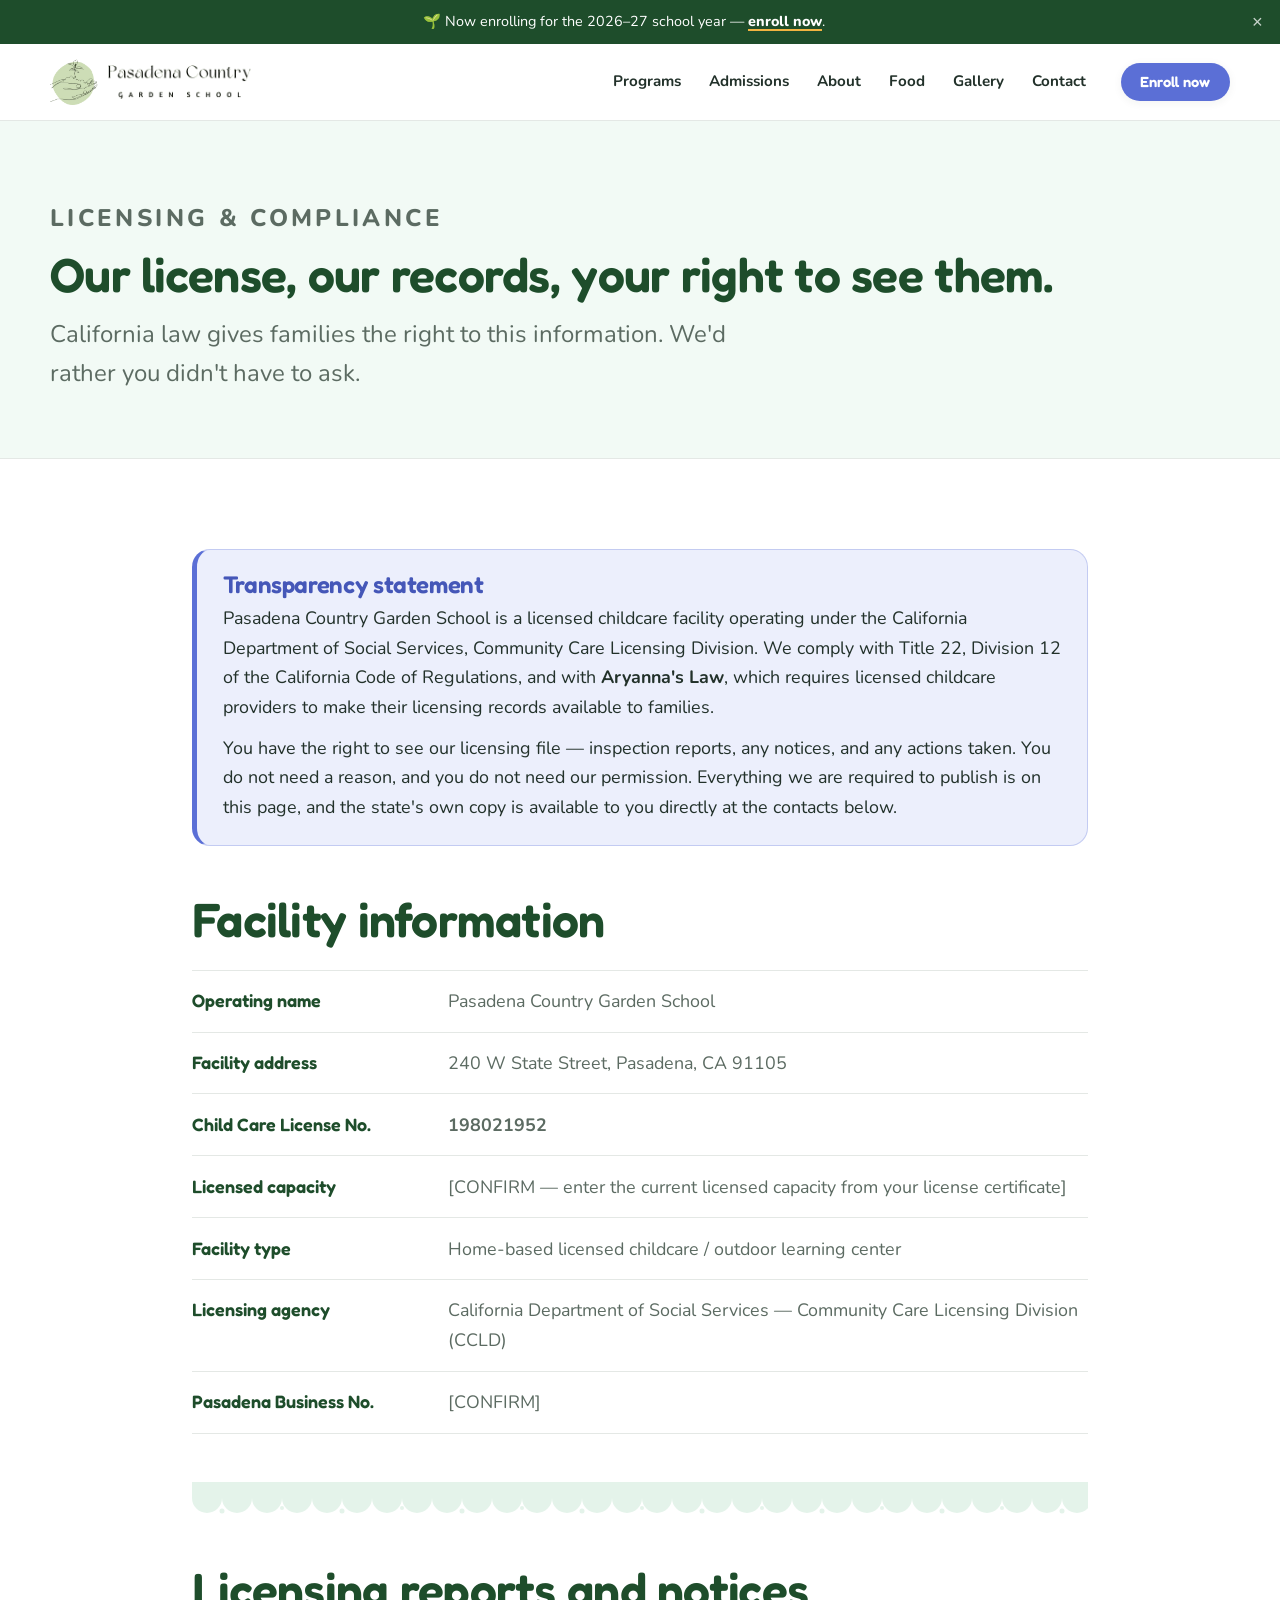
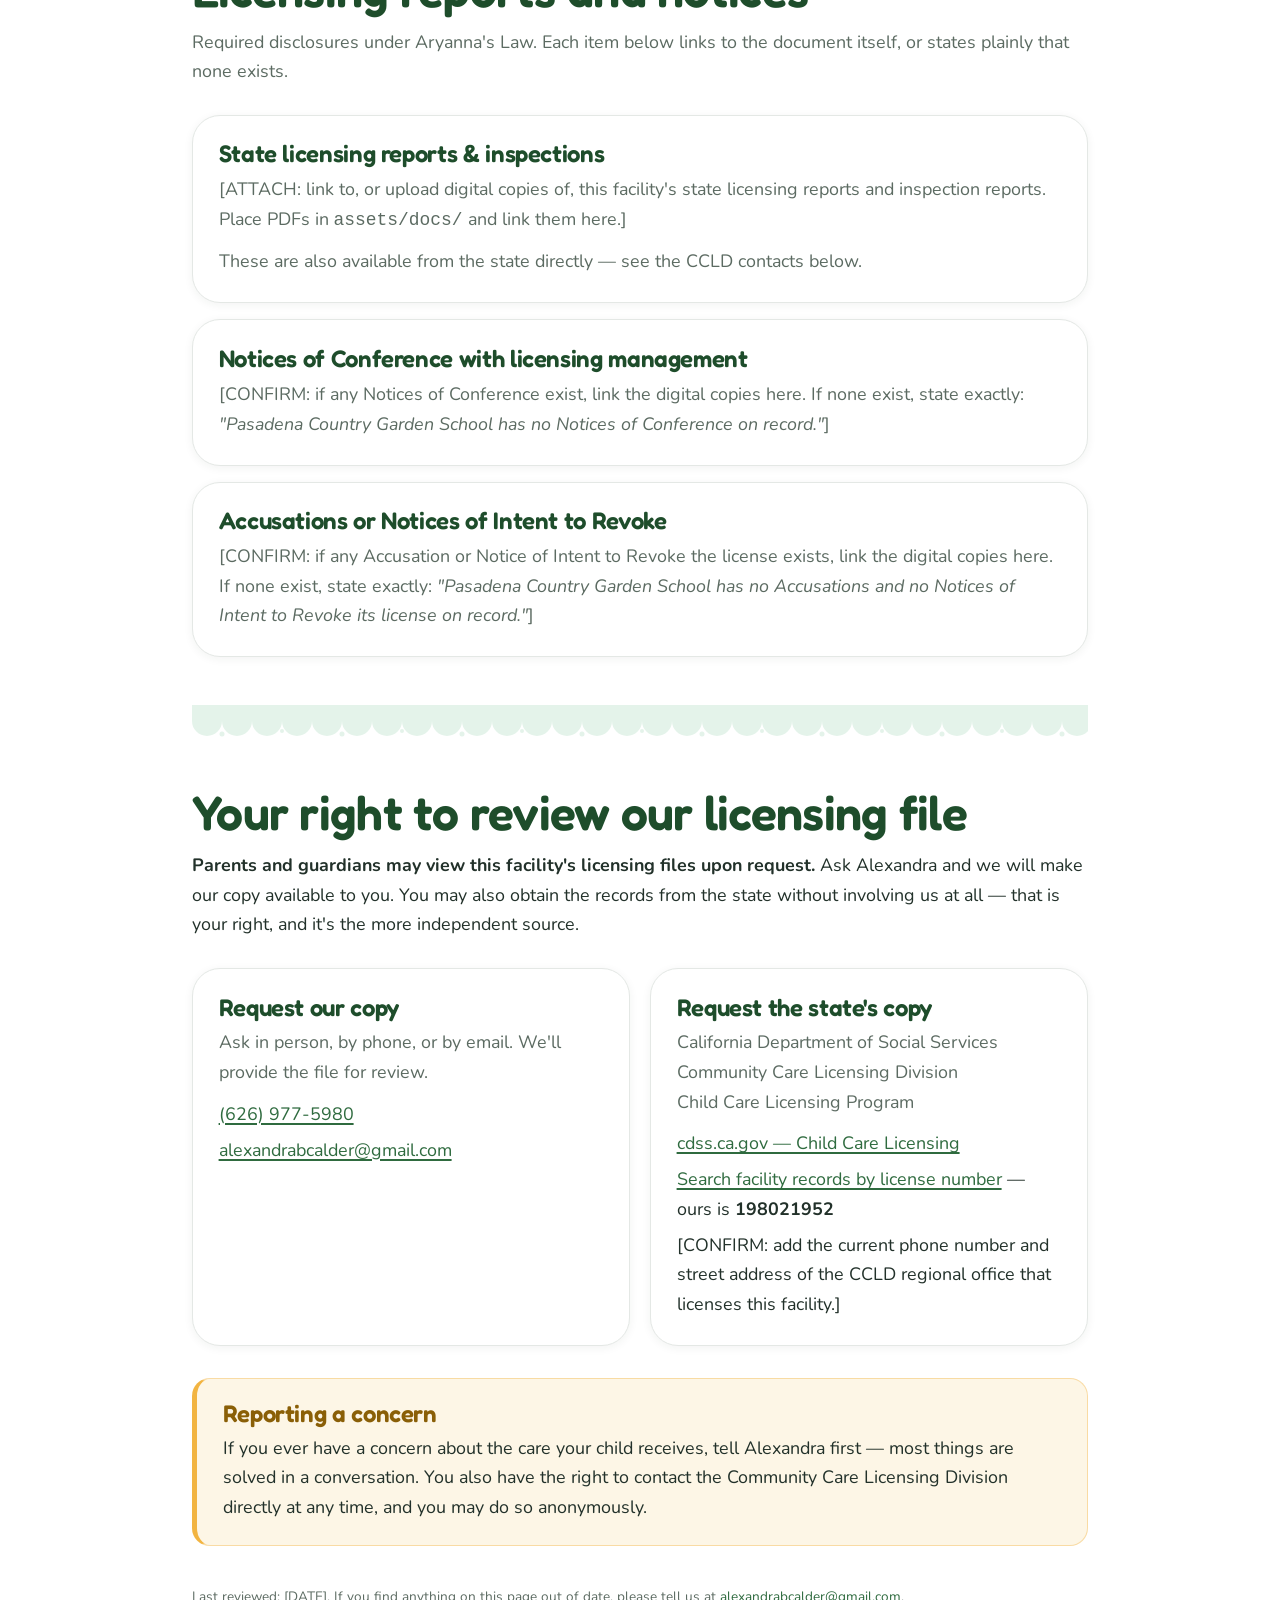
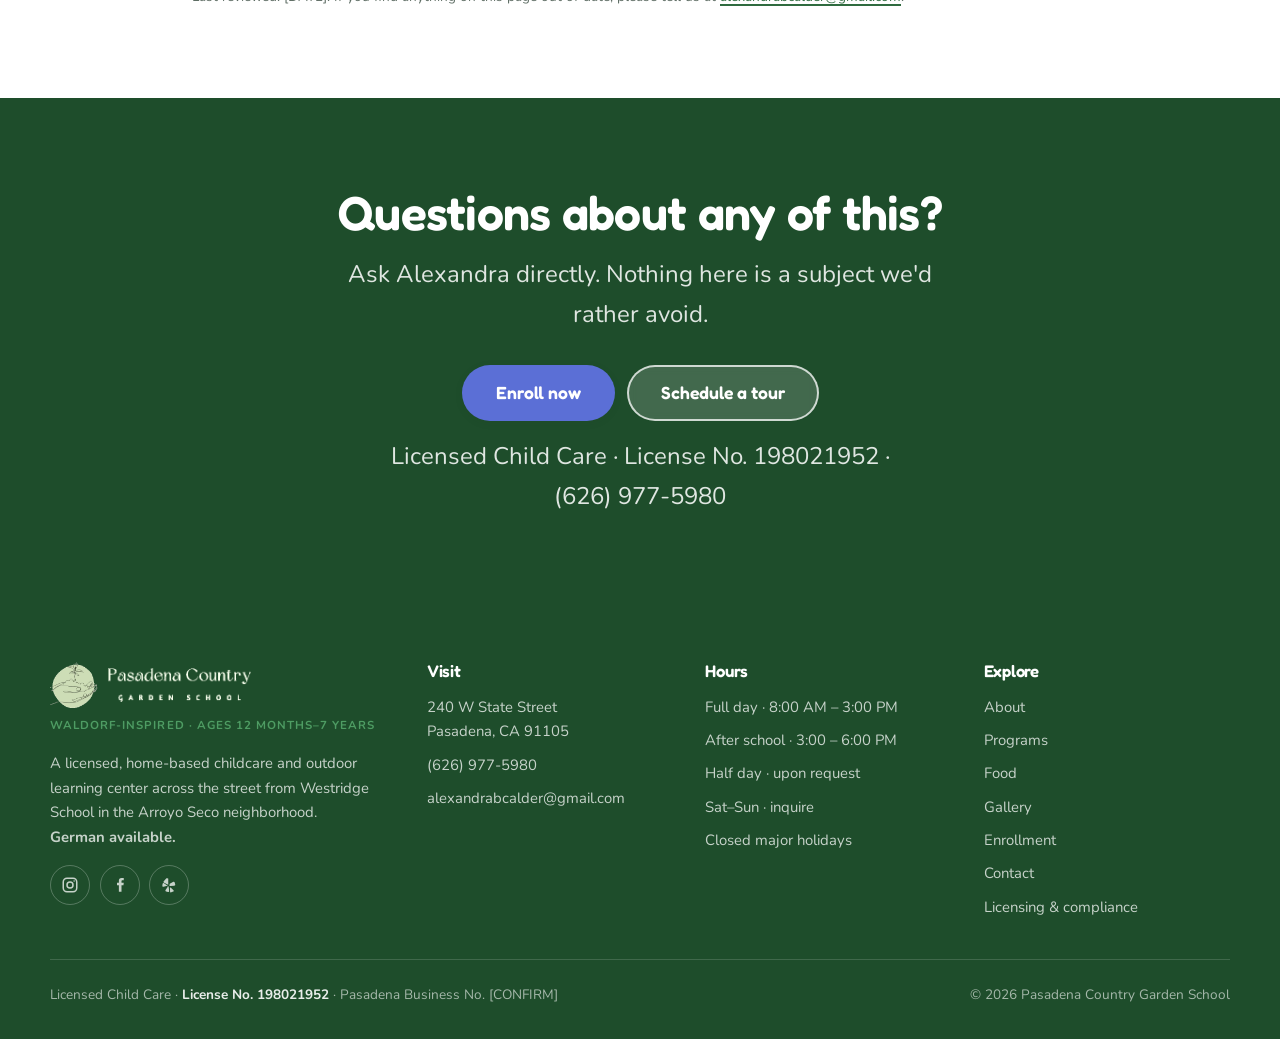
<file: licensing.html>
<!DOCTYPE html>
<html lang="en">
<head>
<meta charset="utf-8">
<meta name="viewport" content="width=device-width, initial-scale=1">
<title>Licensing & Compliance | Pasadena Country Garden School</title>
<meta name="description" content="California Child Care License No. 198021952. Licensing reports, parents' right to public access, and Community Care Licensing Division contact information.">
<link rel="canonical" href="https://pasadenacountrygardenschool.com/licensing.html">
<meta property="og:type" content="website">
<meta property="og:title" content="Licensing & Compliance | Pasadena Country Garden School">
<meta property="og:description" content="California Child Care License No. 198021952. Licensing reports, parents' right to public access, and Community Care Licensing Division contact information.">
<meta property="og:image" content="https://pasadenacountrygardenschool.com/assets/img/og-card.jpg">
<meta name="theme-color" content="#2f6b3f">
<link rel="icon" href="assets/img/favicon-32.png" sizes="32x32">
<link rel="apple-touch-icon" href="assets/img/favicon-180.png">
<link rel="preconnect" href="https://fonts.googleapis.com">
<link rel="preconnect" href="https://fonts.gstatic.com" crossorigin>
<link href="https://fonts.googleapis.com/css2?family=Fredoka:wght@400;500;600&family=Nunito:ital,wght@0,400;0,700;0,800;1,400&display=swap" rel="stylesheet">
<link rel="stylesheet" href="assets/css/styles.css?v=3afdb4c7">
<!-- Scroll reveals are gated on this class, so content stays visible if JS never runs. -->
<script>document.documentElement.classList.add("js");</script>
</head>
<body>
<a class="skip-link" href="#main">Skip to content</a>

<!-- ═══ ANNOUNCEMENT BAR ═══════════════════════════════════════════════════
     EDIT ME: change the text below whenever you have news. When an Open House
     is scheduled, put the date here. Parents who dismiss it will see it again
     as soon as you change the wording.
     ════════════════════════════════════════════════════════════════════ -->
<div class="announce" data-announce>
  <div class="announce__inner">
    <p>🌱 Now enrolling<span class="u-sm-hide"> for the 2026–27 school year</span> — <a href="https://schools.mybrightwheel.com/forms/53537db1-8987-4338-88eb-092476c12521/self-service" target="_blank" rel="noopener">enroll now</a>.</p>
    <button class="announce__close" data-announce-close aria-label="Dismiss announcement">&times;</button>
  </div>
</div>

<header class="header">
  <div class="wrap header__inner">
    <a class="logo" href="index.html" aria-label="Pasadena Country Garden School — home">
      <img class="logo__mark" src="assets/img/logo-mark.png" alt="" width="167" height="160">
      <img class="logo__word" src="assets/img/logo-wordmark.png" alt="" width="304" height="72">
    </a>

    <button class="nav-toggle" data-nav-toggle aria-expanded="false" aria-controls="nav" aria-label="Open menu"><span></span></button>

    <nav class="nav" id="nav" data-nav aria-label="Main">
      <a href="programs.html">Programs</a>
      <a href="registration.html">Admissions</a>
      <a href="about.html">About</a>
      <a href="food.html">Food</a>
      <a href="gallery.html">Gallery</a>
      <a href="contact.html">Contact</a>
      <a class="btn btn--primary btn--sm" href="https://schools.mybrightwheel.com/forms/53537db1-8987-4338-88eb-092476c12521/self-service" target="_blank" rel="noopener">Enroll now</a>
    </nav>

    <a class="btn btn--primary btn--sm btn--nav" href="https://schools.mybrightwheel.com/forms/53537db1-8987-4338-88eb-092476c12521/self-service" target="_blank" rel="noopener">Enroll now</a>
  </div>
</header>


<main id="main">

  <section class="pagehead">
    <div class="wrap">
      <p class="pagehead__eyebrow">Licensing &amp; compliance</p>
      <h1>Our license, our records, your right to see them.</h1>
      <p>California law gives families the right to this information. We'd rather you didn't have to ask.</p>
    </div>
  </section>

  <section class="section">
    <div class="wrap" style="max-width:56rem">

      <div class="callout" data-reveal>
        <h3>Transparency statement</h3>
        <p>Pasadena Country Garden School is a licensed childcare facility operating under the California Department of Social Services, Community Care Licensing Division. We comply with Title 22, Division 12 of the California Code of Regulations, and with <strong>Aryanna's Law</strong>, which requires licensed childcare providers to make their licensing records available to families.</p>
        <p>You have the right to see our licensing file — inspection reports, any notices, and any actions taken. You do not need a reason, and you do not need our permission. Everything we are required to publish is on this page, and the state's own copy is available to you directly at the contacts below.</p>
      </div>

      <h2 style="margin-top:3rem">Facility information</h2>
      <dl class="facts" style="margin-top:1.5rem" data-reveal>
        <div class="facts__row"><dt>Operating name</dt><dd>Pasadena Country Garden School</dd></div>
        <div class="facts__row"><dt>Facility address</dt><dd>240 W State Street, Pasadena, CA 91105</dd></div>
        <div class="facts__row"><dt>Child Care License No.</dt><dd><strong>198021952</strong></dd></div>
        <div class="facts__row"><dt>Licensed capacity</dt><dd>[CONFIRM — enter the current licensed capacity from your license certificate]</dd></div>
        <div class="facts__row"><dt>Facility type</dt><dd>Home-based licensed childcare / outdoor learning center</dd></div>
        <div class="facts__row"><dt>Licensing agency</dt><dd>California Department of Social Services — Community Care Licensing Division (CCLD)</dd></div>
        <div class="facts__row"><dt>Pasadena Business No.</dt><dd>[CONFIRM]</dd></div>
      </dl>

      <div class="gardenrow" style="--row-over: var(--green-100); --row-under: var(--white); margin:3rem 0;" aria-hidden="true"></div>

      <h2>Licensing reports and notices</h2>
      <p style="color:var(--muted);margin-top:0.75rem">Required disclosures under Aryanna's Law. Each item below links to the document itself, or states plainly that none exists.</p>

      <div class="grid" style="gap:1rem;margin-top:1.75rem" data-reveal>
        <article class="card">
          <h3>State licensing reports &amp; inspections</h3>
          <p>[ATTACH: link to, or upload digital copies of, this facility's state licensing reports and inspection reports. Place PDFs in <code>assets/docs/</code> and link them here.]</p>
          <p style="margin-top:0.75rem">These are also available from the state directly — see the CCLD contacts below.</p>
        </article>
        <article class="card">
          <h3>Notices of Conference with licensing management</h3>
          <p>[CONFIRM: if any Notices of Conference exist, link the digital copies here. If none exist, state exactly: <em>"Pasadena Country Garden School has no Notices of Conference on record."</em>]</p>
        </article>
        <article class="card">
          <h3>Accusations or Notices of Intent to Revoke</h3>
          <p>[CONFIRM: if any Accusation or Notice of Intent to Revoke the license exists, link the digital copies here. If none exist, state exactly: <em>"Pasadena Country Garden School has no Accusations and no Notices of Intent to Revoke its license on record."</em>]</p>
        </article>
      </div>

      <div class="gardenrow" style="--row-over: var(--green-100); --row-under: var(--white); margin:3rem 0;" aria-hidden="true"></div>

      <h2>Your right to review our licensing file</h2>
      <p style="margin-top:0.75rem"><strong>Parents and guardians may view this facility's licensing files upon request.</strong> Ask Alexandra and we will make our copy available to you. You may also obtain the records from the state without involving us at all — that is your right, and it's the more independent source.</p>

      <div class="grid grid--2" style="margin-top:1.75rem" data-reveal>
        <div class="card">
          <h3>Request our copy</h3>
          <p>Ask in person, by phone, or by email. We'll provide the file for review.</p>
          <ul style="margin-top:0.75rem;list-style:none;padding:0">
            <li><a href="tel:+16269775980">(626)&nbsp;977-5980</a></li>
            <li><a href="mailto:alexandrabcalder@gmail.com">alexandrabcalder@gmail.com</a></li>
          </ul>
        </div>
        <div class="card">
          <h3>Request the state's copy</h3>
          <p>California Department of Social Services<br>Community Care Licensing Division<br>Child Care Licensing Program</p>
          <ul style="margin-top:0.75rem;list-style:none;padding:0">
            <li><a href="https://www.cdss.ca.gov/inforesources/child-care-licensing" target="_blank" rel="noopener">cdss.ca.gov — Child Care Licensing</a></li>
            <li><a href="https://www.ccld.dss.ca.gov/carefacilitysearch/" target="_blank" rel="noopener">Search facility records by license number</a> — ours is <strong>198021952</strong></li>
            <li>[CONFIRM: add the current phone number and street address of the CCLD regional office that licenses this facility.]</li>
          </ul>
        </div>
      </div>

      <div class="callout callout--sun" style="margin-top:2rem" data-reveal>
        <h3>Reporting a concern</h3>
        <p>If you ever have a concern about the care your child receives, tell Alexandra first — most things are solved in a conversation. You also have the right to contact the Community Care Licensing Division directly at any time, and you may do so anonymously.</p>
      </div>

      <!-- ══ BEFORE PUBLISHING — have the client or their attorney confirm: ══
           1. Current licensed capacity and Pasadena Business No.
           2. Exactly which licensing documents must be posted under Aryanna's Law,
              and upload them to assets/docs/.
           3. Whether any Notices of Conference / Accusations / Notices of Intent
              to Revoke exist. If none, the page must say so explicitly — the
              placeholder language above is drafted for that.
           4. Current CCLD regional office contact details and URLs.
           This page is drafted from the brief and is NOT legal advice.
           ═══════════════════════════════════════════════════════════════ -->
      <p style="margin-top:2.5rem;font-size:0.85rem;color:var(--muted)">Last reviewed: [DATE]. If you find anything on this page out of date, please tell us at <a href="mailto:alexandrabcalder@gmail.com">alexandrabcalder@gmail.com</a>.</p>

    </div>
  </section>

  <section class="ctaband">
    <div class="wrap">
      <h2>Questions about any of this?</h2>
      <p>Ask Alexandra directly. Nothing here is a subject we'd rather avoid.</p>
      <div class="ctaband__cta">
        <a class="btn btn--primary btn--lg" href="https://schools.mybrightwheel.com/forms/53537db1-8987-4338-88eb-092476c12521/self-service" target="_blank" rel="noopener">Enroll now</a>
        <a class="btn btn--ghost-light btn--lg" href="contact.html">Schedule a tour</a>
      </div>
      <p class="ctaband__note">Licensed Child Care · License No. 198021952 · (626)&nbsp;977-5980</p>
    </div>
  </section>

</main>

<footer class="footer">
  <div class="wrap">
    <div class="footer__grid">
      <div>
        <div class="footer__logo">
          <img class="logo__mark" src="assets/img/logo-mark.png" alt="" width="167" height="160">
          <!-- Light wordmark: the logo's ink is near-black and would vanish on the green. -->
          <img class="logo__word" src="assets/img/logo-wordmark-light.png" alt="Pasadena Country Garden School" width="304" height="72">
        </div>
        <p class="footer__tag">Waldorf-inspired · Ages 12 months–7 years</p>
        <p>A licensed, home-based childcare and outdoor learning center across the street from Westridge School in the Arroyo Seco neighborhood. <strong>German available.</strong></p>
        <div class="footer__social">
          <!-- REPLACE href with the real profile URLs -->
          <a href="#" aria-label="Instagram"><svg viewBox="0 0 24 24" fill="none" stroke="currentColor" stroke-width="2" aria-hidden="true"><rect x="3" y="3" width="18" height="18" rx="5"/><circle cx="12" cy="12" r="4"/><circle cx="17.5" cy="6.5" r="1" fill="currentColor" stroke="none"/></svg></a>
          <a href="#" aria-label="Facebook"><svg viewBox="0 0 24 24" fill="currentColor" aria-hidden="true"><path d="M14 9V7c0-1 .3-1.5 1.5-1.5H17V2.5h-2.7C11.4 2.5 10.5 4 10.5 6.4V9H8v3.2h2.5V21H14v-8.8h2.6l.4-3.2H14Z"/></svg></a>
          <a href="#" aria-label="Yelp"><svg viewBox="0 0 24 24" fill="currentColor" aria-hidden="true"><path d="M11 3.5v8.2L5.4 8.9C4.6 8.5 4.5 7.6 5 7L8 3.5c.5-.6 1.4-.7 2.1-.4l.4.2c.3.1.5.2.5.2Zm2 6.9 4.8-2.6c.8-.4 1.6.1 1.8.9l.7 2.6c.2.8-.4 1.6-1.3 1.6l-5.4.3c-.9 0-1.4-1-.9-1.7l.3-1.1Zm-1.4 4.3.6 5.4c.1.9-.7 1.5-1.5 1.3l-2.6-.7c-.8-.2-1.2-1.2-.7-1.9l3-4.5c.5-.7 1.6-.5 1.7.4h-.5Zm2.9.9 3.5 3.3c.6.6.4 1.6-.4 1.9l-2.5 1c-.8.3-1.7-.3-1.7-1.2l-.2-4.3c0-.9 1-1.4 1.7-.9l-.4.2ZM9.6 12.9l-4.9 1.5c-.9.3-1.7-.5-1.6-1.4l.4-2.6c.1-.9 1.1-1.4 1.8-.9l4.5 3c.7.5.5 1.5-.2 1.4Z"/></svg></a>
        </div>
      </div>
      <div>
        <h3>Visit</h3>
        <ul>
          <li><a href="https://maps.google.com/?q=240+W+State+Street+Pasadena+CA+91105" target="_blank" rel="noopener">240 W State Street<br>Pasadena, CA 91105</a></li>
          <li><a href="tel:+16269775980">(626)&nbsp;977-5980</a></li>
          <li><a href="mailto:alexandrabcalder@gmail.com">alexandrabcalder@gmail.com</a></li>
        </ul>
      </div>
      <div>
        <h3>Hours</h3>
        <ul>
          <li>Full day · 8:00 AM – 3:00 PM</li>
          <li>After school · 3:00 – 6:00 PM</li>
          <li>Half day · upon request</li>
          <li>Sat–Sun · inquire</li>
          <li>Closed major holidays</li>
        </ul>
      </div>
      <div>
        <h3>Explore</h3>
        <ul>
          <li><a href="about.html">About</a></li>
          <li><a href="programs.html">Programs</a></li>
          <li><a href="food.html">Food</a></li>
          <li><a href="gallery.html">Gallery</a></li>
          <li><a href="registration.html">Enrollment</a></li>
          <li><a href="contact.html">Contact</a></li>
          <li><a href="licensing.html">Licensing &amp; compliance</a></li>
        </ul>
      </div>
    </div>
    <div class="footer__license">
      <p>Licensed Child Care · <strong>License No. 198021952</strong> · Pasadena Business No. [CONFIRM]</p>
      <p>&copy; <span data-year>2026</span> Pasadena Country Garden School</p>
    </div>
  </div>
</footer>

<!-- Sticky mobile action bar -->
<div class="actionbar">
  <a class="btn btn--outline" href="tel:+16269775980">Call</a>
  <a class="btn btn--primary" href="https://schools.mybrightwheel.com/forms/53537db1-8987-4338-88eb-092476c12521/self-service" target="_blank" rel="noopener">Enroll now</a>
</div>


<!-- Sticky mobile action bar -->
<div class="actionbar">
  <a class="btn btn--outline" href="tel:+16269775980">Call</a>
  <a class="btn btn--primary" href="https://schools.mybrightwheel.com/forms/53537db1-8987-4338-88eb-092476c12521/self-service" target="_blank" rel="noopener">Enroll now</a>
</div>

<script src="assets/js/main.js?v=b75c494d" defer></script>
</body>
</html>
</file>
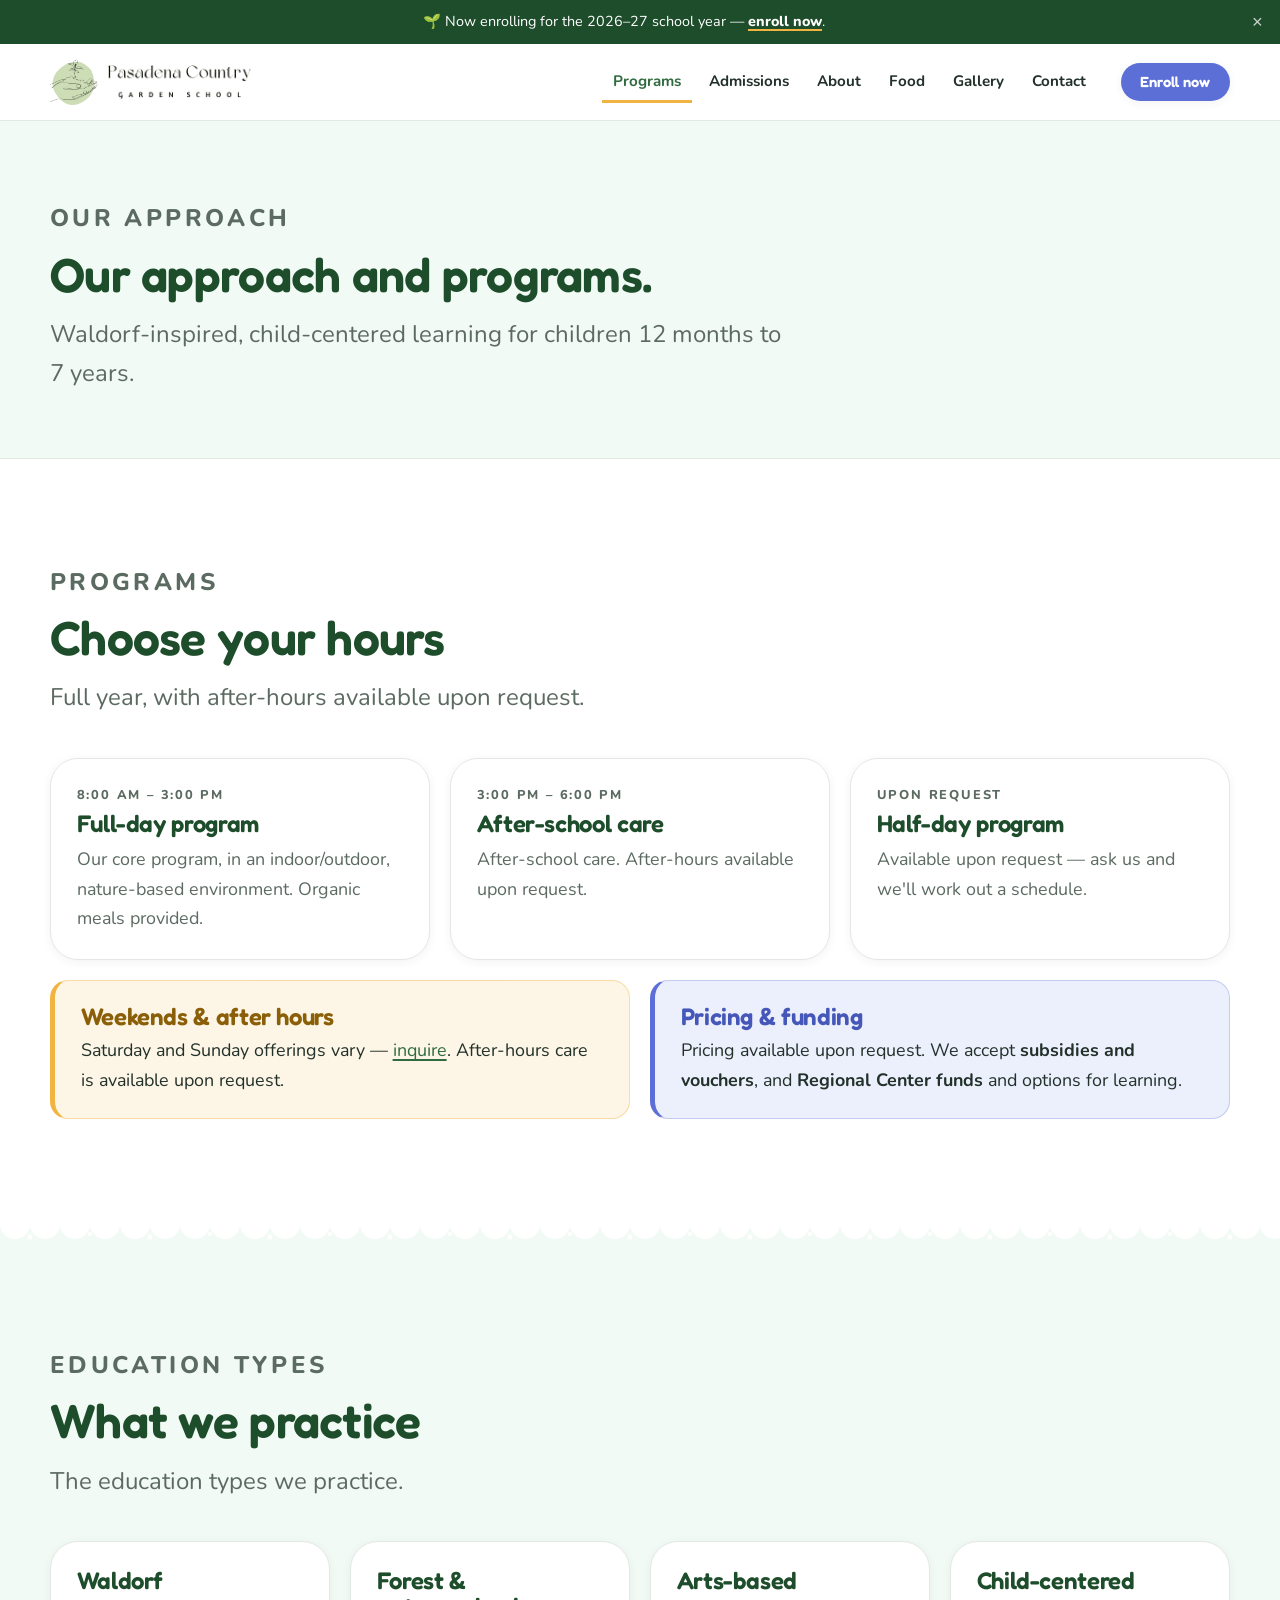
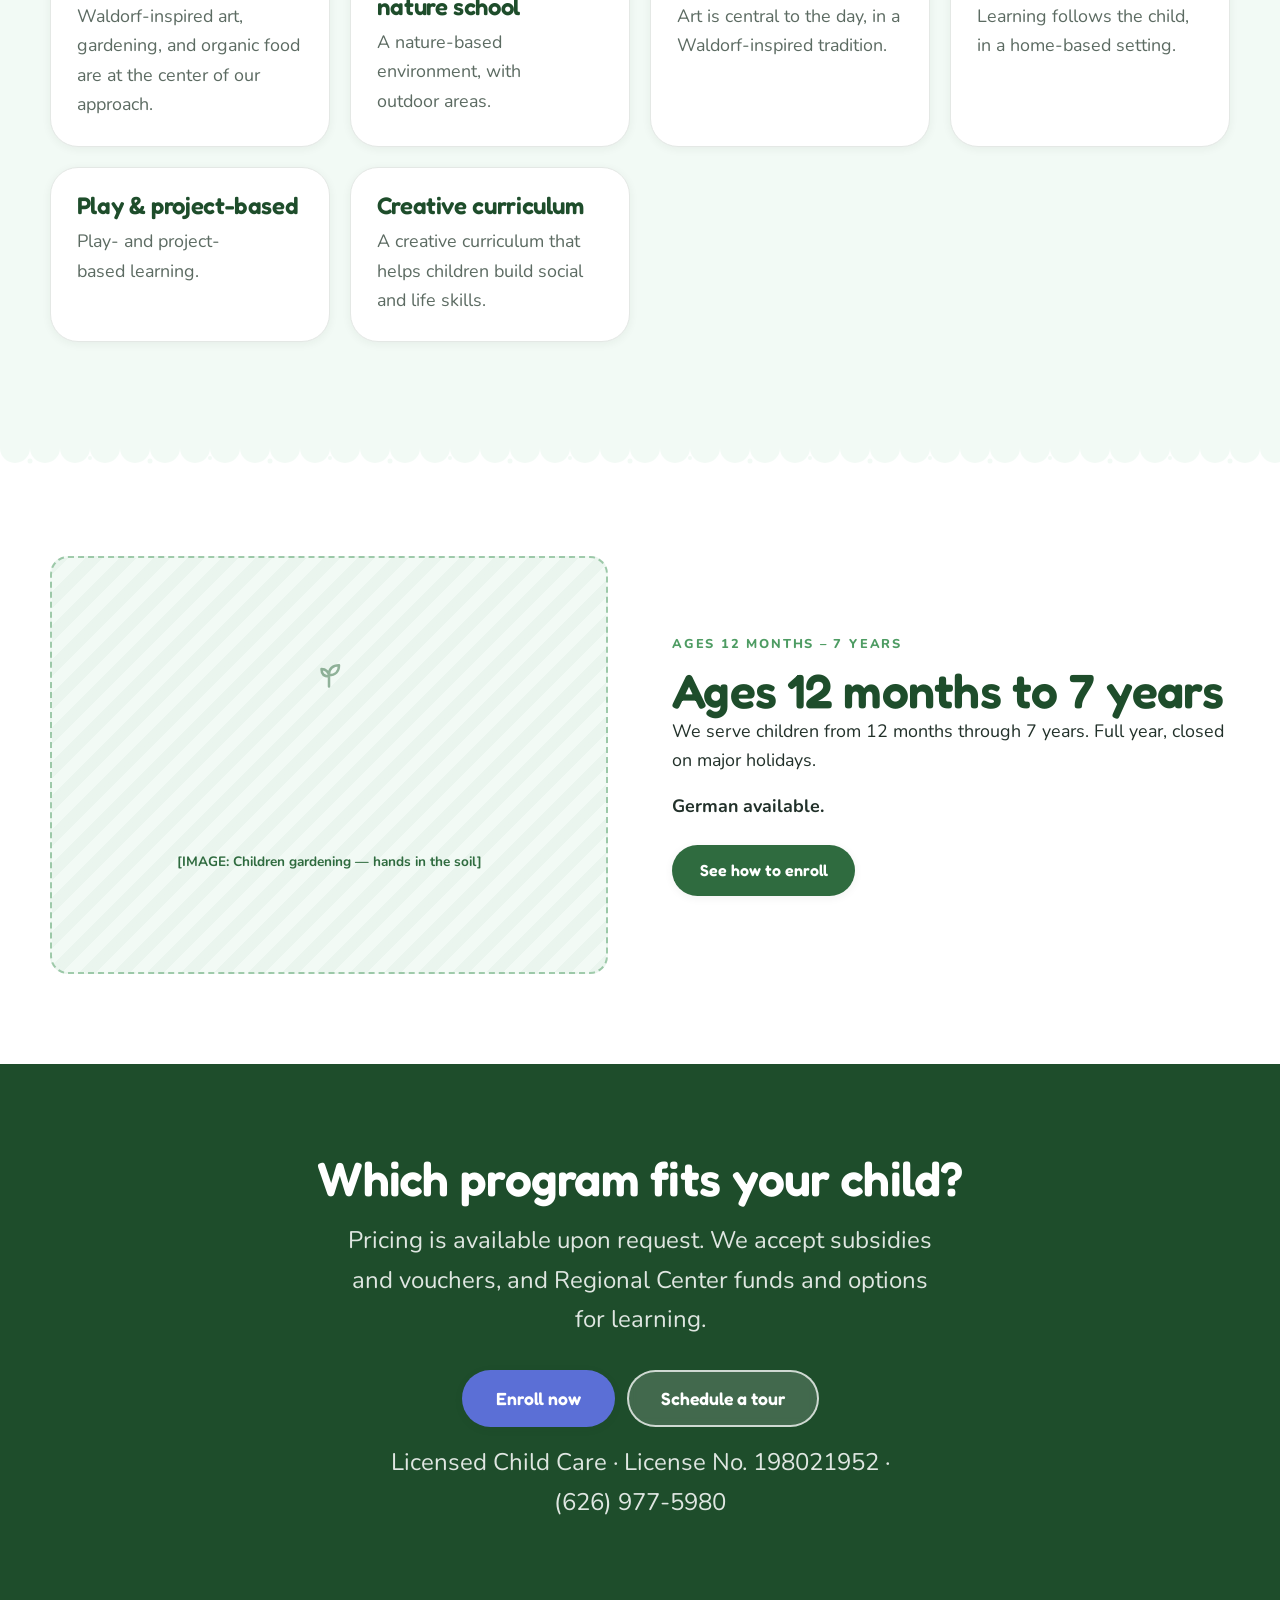
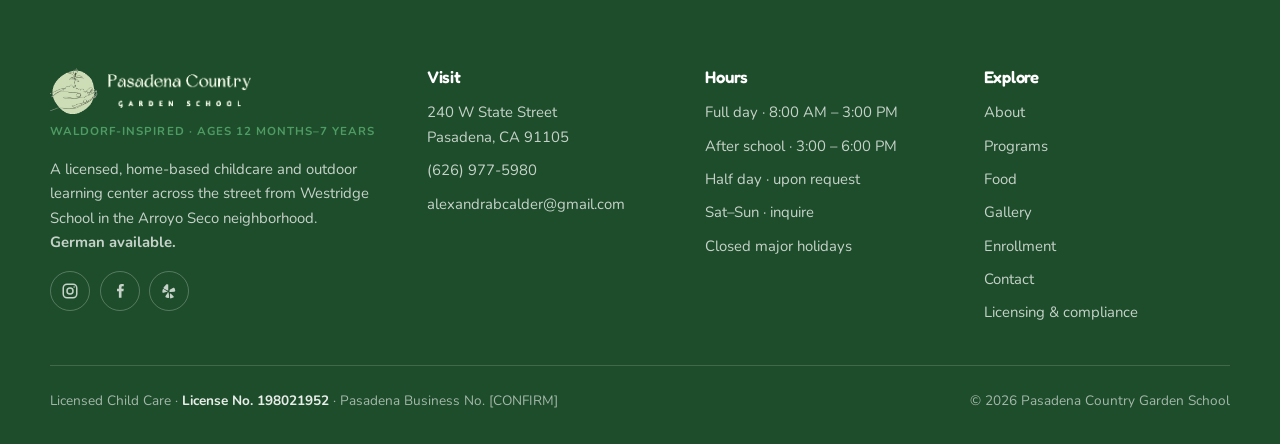
<file: programs.html>
<!DOCTYPE html>
<html lang="en">
<head>
<meta charset="utf-8">
<meta name="viewport" content="width=device-width, initial-scale=1">
<title>Our Approach & Programs | Pasadena Country Garden School</title>
<meta name="description" content="Waldorf, arts-based, play-based and forest school learning for ages 12 months to 7 years in Pasadena. Full-day, after-school, and half-day programs. German available.">
<link rel="canonical" href="https://pasadenacountrygardenschool.com/programs.html">
<meta property="og:type" content="website">
<meta property="og:title" content="Our Approach & Programs | Pasadena Country Garden School">
<meta property="og:description" content="Waldorf, arts-based, play-based and forest school learning for ages 12 months to 7 years in Pasadena. Full-day, after-school, and half-day programs. German available.">
<meta property="og:image" content="https://pasadenacountrygardenschool.com/assets/img/og-card.jpg">
<meta name="theme-color" content="#2f6b3f">
<link rel="icon" href="assets/img/favicon-32.png" sizes="32x32">
<link rel="apple-touch-icon" href="assets/img/favicon-180.png">
<link rel="preconnect" href="https://fonts.googleapis.com">
<link rel="preconnect" href="https://fonts.gstatic.com" crossorigin>
<link href="https://fonts.googleapis.com/css2?family=Fredoka:wght@400;500;600&family=Nunito:ital,wght@0,400;0,700;0,800;1,400&display=swap" rel="stylesheet">
<link rel="stylesheet" href="assets/css/styles.css?v=3afdb4c7">
<!-- Scroll reveals are gated on this class, so content stays visible if JS never runs. -->
<script>document.documentElement.classList.add("js");</script>
</head>
<body>
<a class="skip-link" href="#main">Skip to content</a>

<!-- ═══ ANNOUNCEMENT BAR ═══════════════════════════════════════════════════
     EDIT ME: change the text below whenever you have news. When an Open House
     is scheduled, put the date here. Parents who dismiss it will see it again
     as soon as you change the wording.
     ════════════════════════════════════════════════════════════════════ -->
<div class="announce" data-announce>
  <div class="announce__inner">
    <p>🌱 Now enrolling<span class="u-sm-hide"> for the 2026–27 school year</span> — <a href="https://schools.mybrightwheel.com/forms/53537db1-8987-4338-88eb-092476c12521/self-service" target="_blank" rel="noopener">enroll now</a>.</p>
    <button class="announce__close" data-announce-close aria-label="Dismiss announcement">&times;</button>
  </div>
</div>

<header class="header">
  <div class="wrap header__inner">
    <a class="logo" href="index.html" aria-label="Pasadena Country Garden School — home">
      <img class="logo__mark" src="assets/img/logo-mark.png" alt="" width="167" height="160">
      <img class="logo__word" src="assets/img/logo-wordmark.png" alt="" width="304" height="72">
    </a>

    <button class="nav-toggle" data-nav-toggle aria-expanded="false" aria-controls="nav" aria-label="Open menu"><span></span></button>

    <nav class="nav" id="nav" data-nav aria-label="Main">
      <a href="programs.html" aria-current="page">Programs</a>
      <a href="registration.html">Admissions</a>
      <a href="about.html">About</a>
      <a href="food.html">Food</a>
      <a href="gallery.html">Gallery</a>
      <a href="contact.html">Contact</a>
      <a class="btn btn--primary btn--sm" href="https://schools.mybrightwheel.com/forms/53537db1-8987-4338-88eb-092476c12521/self-service" target="_blank" rel="noopener">Enroll now</a>
    </nav>

    <a class="btn btn--primary btn--sm btn--nav" href="https://schools.mybrightwheel.com/forms/53537db1-8987-4338-88eb-092476c12521/self-service" target="_blank" rel="noopener">Enroll now</a>
  </div>
</header>


<main id="main">

  <section class="pagehead">
    <div class="wrap">
      <p class="pagehead__eyebrow">Our approach</p>
      <h1>Our approach and programs.</h1>
      <p>Waldorf-inspired, child-centered learning for children 12 months to 7 years.</p>
    </div>
  </section>

  <section class="section">
    <div class="wrap">
      <div class="section__head" data-reveal>
        <p class="eyebrow">Programs</p>
        <h2>Choose your hours</h2>
        <p>Full year, with after-hours available upon request.</p>
      </div>
      <div class="grid grid--3" data-reveal>
        <article class="card card--lift">
          <p class="eyebrow" style="margin-bottom:0.35rem">8:00 AM – 3:00 PM</p>
          <h3>Full-day program</h3>
          <p>Our core program, in an indoor/outdoor, nature-based environment. Organic meals provided.</p>
        </article>
        <article class="card card--lift">
          <p class="eyebrow" style="margin-bottom:0.35rem">3:00 PM – 6:00 PM</p>
          <h3>After-school care</h3>
          <p>After-school care. After-hours available upon request.</p>
        </article>
        <article class="card card--lift">
          <p class="eyebrow" style="margin-bottom:0.35rem">Upon request</p>
          <h3>Half-day program</h3>
          <p>Available upon request — ask us and we'll work out a schedule.</p>
        </article>
      </div>
      <div class="grid grid--2" style="margin-top:1.25rem" data-reveal>
        <div class="callout callout--sun">
          <h3>Weekends &amp; after hours</h3>
          <p>Saturday and Sunday offerings vary — <a href="contact.html">inquire</a>. After-hours care is available upon request.</p>
        </div>
        <div class="callout">
          <h3>Pricing &amp; funding</h3>
          <p>Pricing available upon request. We accept <strong>subsidies and vouchers</strong>, and <strong>Regional Center funds</strong> and options for learning.</p>
        </div>
      </div>
    </div>
  </section>

  <div class="gardenrow" style="--row-over: var(--white); --row-under: var(--green-050);" aria-hidden="true"></div>

  <section class="section section--tint">
    <div class="wrap">
      <div class="section__head" data-reveal>
        <p class="eyebrow">Education types</p>
        <h2>What we practice</h2>
        <p>The education types we practice.</p>
      </div>
      <div class="grid grid--3" data-reveal>
        <article class="card">
          <h3>Waldorf</h3>
          <p>Waldorf-inspired art, gardening, and organic food are at the center of our approach.</p>
        </article>
        <article class="card">
          <h3>Forest &amp; nature school</h3>
          <p>A nature-based environment, with outdoor areas.</p>
        </article>
        <article class="card">
          <h3>Arts-based</h3>
          <p>Art is central to the day, in a Waldorf-inspired tradition.</p>
        </article>
        <article class="card">
          <h3>Child-centered</h3>
          <p>Learning follows the child, in a home-based setting.</p>
        </article>
        <article class="card">
          <h3>Play &amp; project-based</h3>
          <p>Play- and project-based learning.</p>
        </article>
        <article class="card">
          <h3>Creative curriculum</h3>
          <p>A creative curriculum that helps children build social and life skills.</p>
        </article>
      </div>
      <!-- CONFIRM before publishing: faith-based affiliation specifics, if any,
           should be described here in the client's own words. -->
    </div>
  </section>

  <div class="gardenrow" style="--row-over: var(--green-050); --row-under: var(--white);" aria-hidden="true"></div>

  <section class="section">
    <div class="wrap">
      <div class="split">
        <div class="split__media" data-reveal>
          <!-- [IMAGE: Children gardening — hands in the soil] -->
          <div class="ph ph--4x3">[IMAGE: Children gardening — hands in the soil]</div>
        </div>
        <div class="split__body" data-reveal>
          <p class="eyebrow">Ages 12 months – 7 years</p>
          <h2>Ages 12 months to 7 years</h2>
          <p>We serve children from 12 months through 7 years. Full year, closed on major holidays.</p>
          <p><strong>German available.</strong></p>
          <a class="btn btn--green" href="registration.html">See how to enroll</a>
        </div>
      </div>
    </div>
  </section>

  <section class="ctaband">
    <div class="wrap">
      <h2>Which program fits your child?</h2>
      <p>Pricing is available upon request. We accept subsidies and vouchers, and Regional Center funds and options for learning.</p>
      <div class="ctaband__cta">
        <a class="btn btn--primary btn--lg" href="https://schools.mybrightwheel.com/forms/53537db1-8987-4338-88eb-092476c12521/self-service" target="_blank" rel="noopener">Enroll now</a>
        <a class="btn btn--ghost-light btn--lg" href="contact.html">Schedule a tour</a>
      </div>
      <p class="ctaband__note">Licensed Child Care · License No. 198021952 · (626)&nbsp;977-5980</p>
    </div>
  </section>

</main>

<footer class="footer">
  <div class="wrap">
    <div class="footer__grid">
      <div>
        <div class="footer__logo">
          <img class="logo__mark" src="assets/img/logo-mark.png" alt="" width="167" height="160">
          <!-- Light wordmark: the logo's ink is near-black and would vanish on the green. -->
          <img class="logo__word" src="assets/img/logo-wordmark-light.png" alt="Pasadena Country Garden School" width="304" height="72">
        </div>
        <p class="footer__tag">Waldorf-inspired · Ages 12 months–7 years</p>
        <p>A licensed, home-based childcare and outdoor learning center across the street from Westridge School in the Arroyo Seco neighborhood. <strong>German available.</strong></p>
        <div class="footer__social">
          <!-- REPLACE href with the real profile URLs -->
          <a href="#" aria-label="Instagram"><svg viewBox="0 0 24 24" fill="none" stroke="currentColor" stroke-width="2" aria-hidden="true"><rect x="3" y="3" width="18" height="18" rx="5"/><circle cx="12" cy="12" r="4"/><circle cx="17.5" cy="6.5" r="1" fill="currentColor" stroke="none"/></svg></a>
          <a href="#" aria-label="Facebook"><svg viewBox="0 0 24 24" fill="currentColor" aria-hidden="true"><path d="M14 9V7c0-1 .3-1.5 1.5-1.5H17V2.5h-2.7C11.4 2.5 10.5 4 10.5 6.4V9H8v3.2h2.5V21H14v-8.8h2.6l.4-3.2H14Z"/></svg></a>
          <a href="#" aria-label="Yelp"><svg viewBox="0 0 24 24" fill="currentColor" aria-hidden="true"><path d="M11 3.5v8.2L5.4 8.9C4.6 8.5 4.5 7.6 5 7L8 3.5c.5-.6 1.4-.7 2.1-.4l.4.2c.3.1.5.2.5.2Zm2 6.9 4.8-2.6c.8-.4 1.6.1 1.8.9l.7 2.6c.2.8-.4 1.6-1.3 1.6l-5.4.3c-.9 0-1.4-1-.9-1.7l.3-1.1Zm-1.4 4.3.6 5.4c.1.9-.7 1.5-1.5 1.3l-2.6-.7c-.8-.2-1.2-1.2-.7-1.9l3-4.5c.5-.7 1.6-.5 1.7.4h-.5Zm2.9.9 3.5 3.3c.6.6.4 1.6-.4 1.9l-2.5 1c-.8.3-1.7-.3-1.7-1.2l-.2-4.3c0-.9 1-1.4 1.7-.9l-.4.2ZM9.6 12.9l-4.9 1.5c-.9.3-1.7-.5-1.6-1.4l.4-2.6c.1-.9 1.1-1.4 1.8-.9l4.5 3c.7.5.5 1.5-.2 1.4Z"/></svg></a>
        </div>
      </div>
      <div>
        <h3>Visit</h3>
        <ul>
          <li><a href="https://maps.google.com/?q=240+W+State+Street+Pasadena+CA+91105" target="_blank" rel="noopener">240 W State Street<br>Pasadena, CA 91105</a></li>
          <li><a href="tel:+16269775980">(626)&nbsp;977-5980</a></li>
          <li><a href="mailto:alexandrabcalder@gmail.com">alexandrabcalder@gmail.com</a></li>
        </ul>
      </div>
      <div>
        <h3>Hours</h3>
        <ul>
          <li>Full day · 8:00 AM – 3:00 PM</li>
          <li>After school · 3:00 – 6:00 PM</li>
          <li>Half day · upon request</li>
          <li>Sat–Sun · inquire</li>
          <li>Closed major holidays</li>
        </ul>
      </div>
      <div>
        <h3>Explore</h3>
        <ul>
          <li><a href="about.html">About</a></li>
          <li><a href="programs.html">Programs</a></li>
          <li><a href="food.html">Food</a></li>
          <li><a href="gallery.html">Gallery</a></li>
          <li><a href="registration.html">Enrollment</a></li>
          <li><a href="contact.html">Contact</a></li>
          <li><a href="licensing.html">Licensing &amp; compliance</a></li>
        </ul>
      </div>
    </div>
    <div class="footer__license">
      <p>Licensed Child Care · <strong>License No. 198021952</strong> · Pasadena Business No. [CONFIRM]</p>
      <p>&copy; <span data-year>2026</span> Pasadena Country Garden School</p>
    </div>
  </div>
</footer>

<!-- Sticky mobile action bar -->
<div class="actionbar">
  <a class="btn btn--outline" href="tel:+16269775980">Call</a>
  <a class="btn btn--primary" href="https://schools.mybrightwheel.com/forms/53537db1-8987-4338-88eb-092476c12521/self-service" target="_blank" rel="noopener">Enroll now</a>
</div>


<!-- Sticky mobile action bar -->
<div class="actionbar">
  <a class="btn btn--outline" href="tel:+16269775980">Call</a>
  <a class="btn btn--primary" href="https://schools.mybrightwheel.com/forms/53537db1-8987-4338-88eb-092476c12521/self-service" target="_blank" rel="noopener">Enroll now</a>
</div>

<script src="assets/js/main.js?v=b75c494d" defer></script>
</body>
</html>
</file>
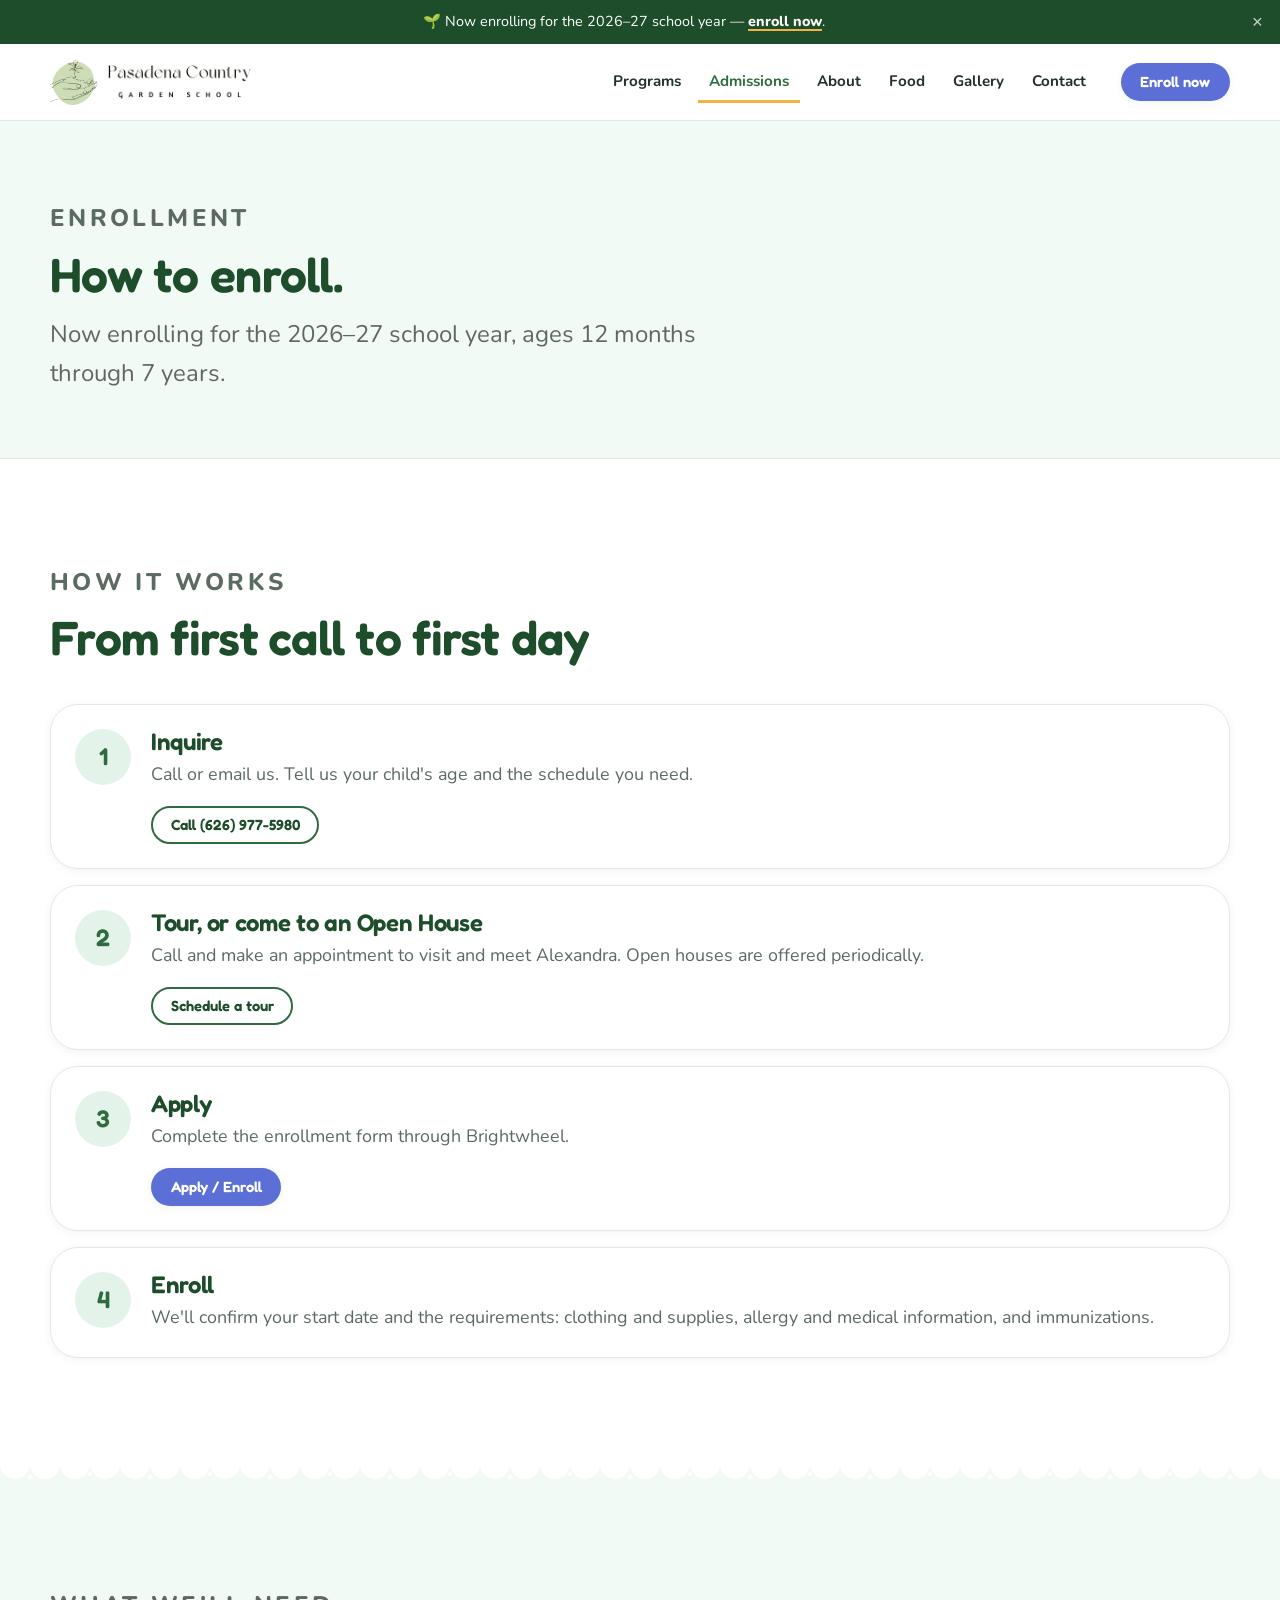
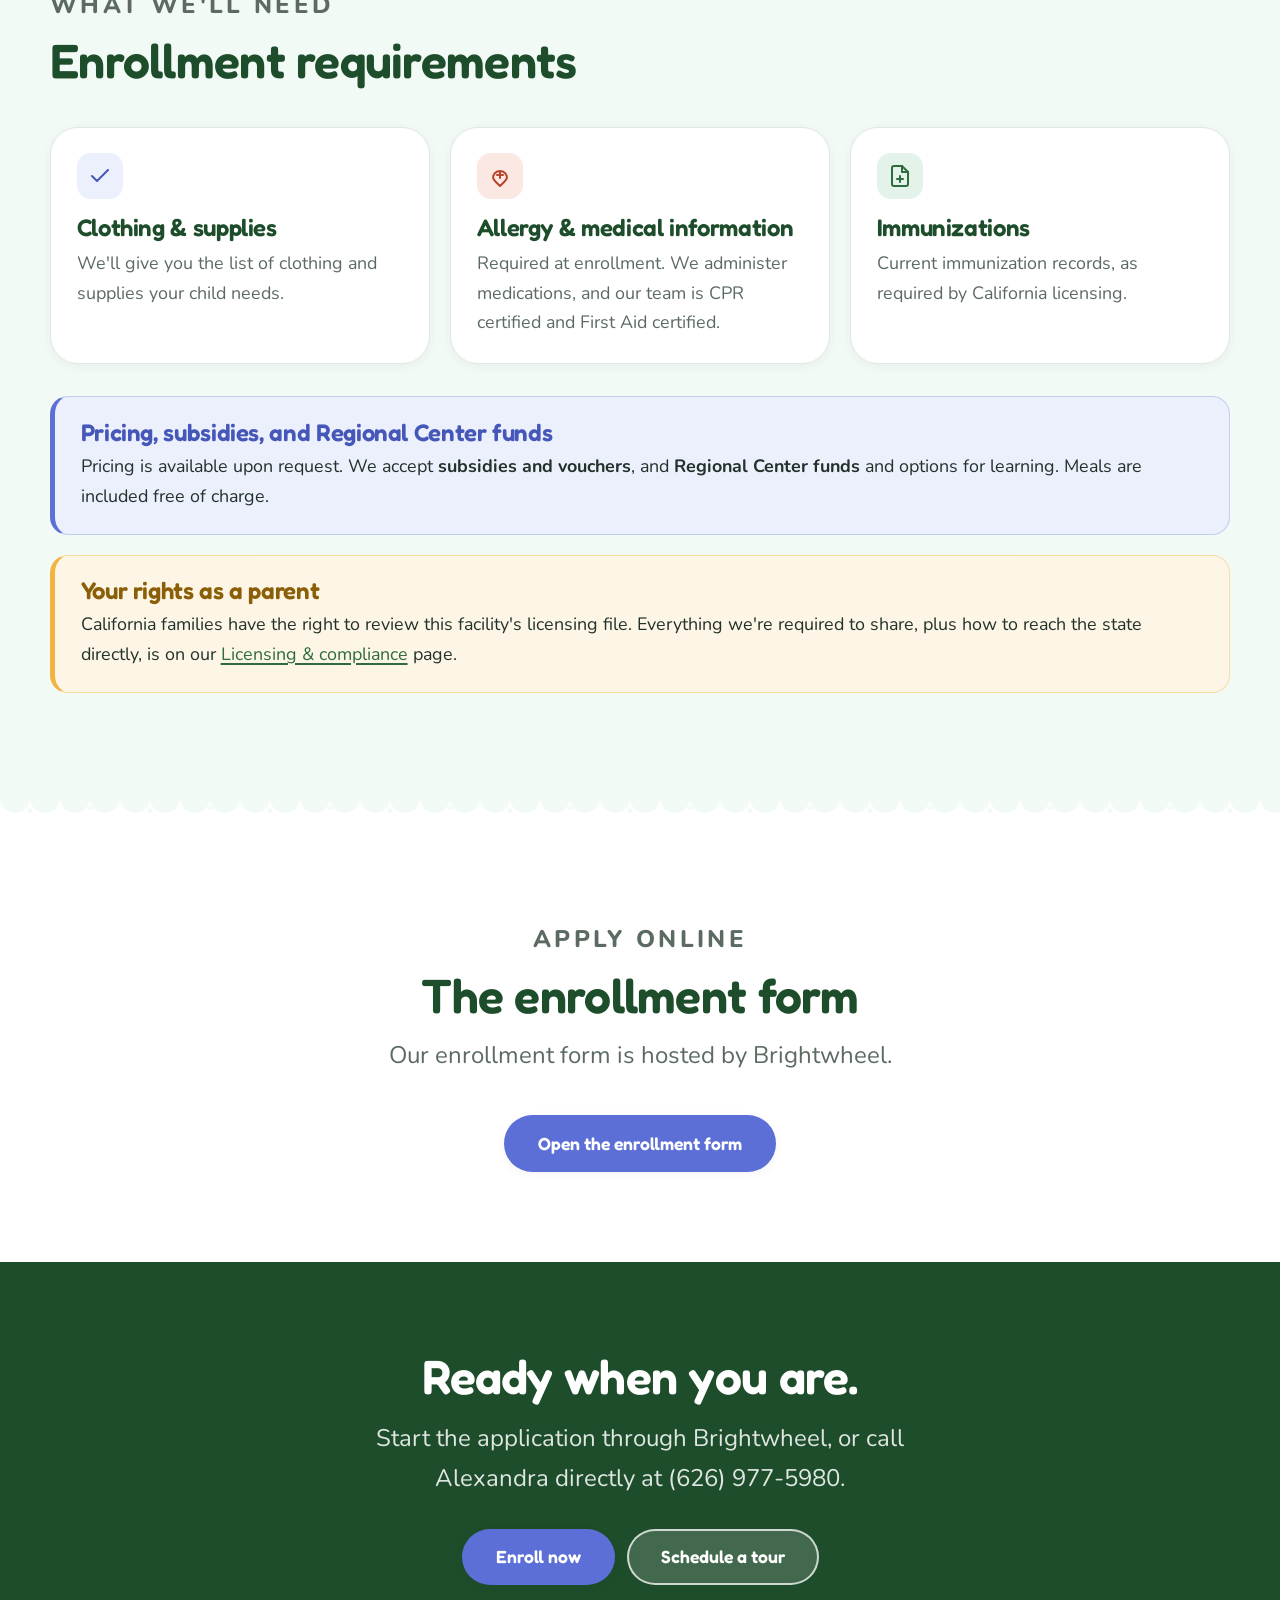
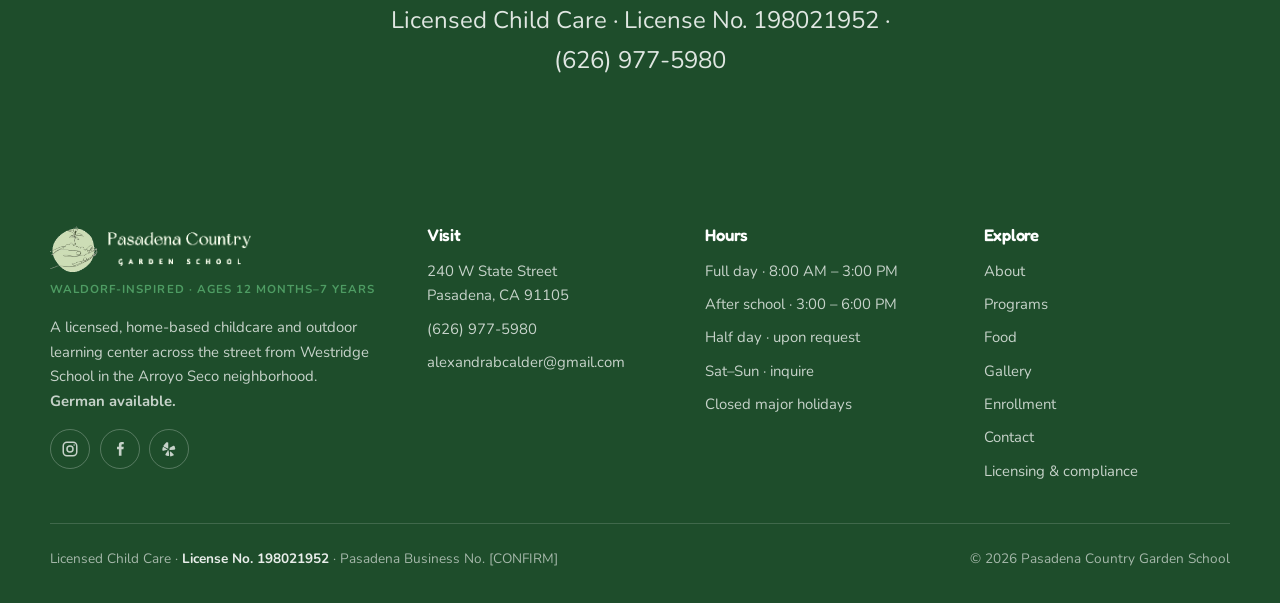
<file: registration.html>
<!DOCTYPE html>
<html lang="en">
<head>
<meta charset="utf-8">
<meta name="viewport" content="width=device-width, initial-scale=1">
<title>Enrollment & Registration | Pasadena Country Garden School</title>
<meta name="description" content="How to enroll at Pasadena Country Garden School: inquire, tour, apply through Brightwheel, and enroll. Subsidies, vouchers, and Regional Center funds accepted.">
<link rel="canonical" href="https://pasadenacountrygardenschool.com/registration.html">
<meta property="og:type" content="website">
<meta property="og:title" content="Enrollment & Registration | Pasadena Country Garden School">
<meta property="og:description" content="How to enroll at Pasadena Country Garden School: inquire, tour, apply through Brightwheel, and enroll. Subsidies, vouchers, and Regional Center funds accepted.">
<meta property="og:image" content="https://pasadenacountrygardenschool.com/assets/img/og-card.jpg">
<meta name="theme-color" content="#2f6b3f">
<link rel="icon" href="assets/img/favicon-32.png" sizes="32x32">
<link rel="apple-touch-icon" href="assets/img/favicon-180.png">
<link rel="preconnect" href="https://fonts.googleapis.com">
<link rel="preconnect" href="https://fonts.gstatic.com" crossorigin>
<link href="https://fonts.googleapis.com/css2?family=Fredoka:wght@400;500;600&family=Nunito:ital,wght@0,400;0,700;0,800;1,400&display=swap" rel="stylesheet">
<link rel="stylesheet" href="assets/css/styles.css?v=3afdb4c7">
<!-- Scroll reveals are gated on this class, so content stays visible if JS never runs. -->
<script>document.documentElement.classList.add("js");</script>
</head>
<body>
<a class="skip-link" href="#main">Skip to content</a>

<!-- ═══ ANNOUNCEMENT BAR ═══════════════════════════════════════════════════
     EDIT ME: change the text below whenever you have news. When an Open House
     is scheduled, put the date here. Parents who dismiss it will see it again
     as soon as you change the wording.
     ════════════════════════════════════════════════════════════════════ -->
<div class="announce" data-announce>
  <div class="announce__inner">
    <p>🌱 Now enrolling<span class="u-sm-hide"> for the 2026–27 school year</span> — <a href="https://schools.mybrightwheel.com/forms/53537db1-8987-4338-88eb-092476c12521/self-service" target="_blank" rel="noopener">enroll now</a>.</p>
    <button class="announce__close" data-announce-close aria-label="Dismiss announcement">&times;</button>
  </div>
</div>

<header class="header">
  <div class="wrap header__inner">
    <a class="logo" href="index.html" aria-label="Pasadena Country Garden School — home">
      <img class="logo__mark" src="assets/img/logo-mark.png" alt="" width="167" height="160">
      <img class="logo__word" src="assets/img/logo-wordmark.png" alt="" width="304" height="72">
    </a>

    <button class="nav-toggle" data-nav-toggle aria-expanded="false" aria-controls="nav" aria-label="Open menu"><span></span></button>

    <nav class="nav" id="nav" data-nav aria-label="Main">
      <a href="programs.html">Programs</a>
      <a href="registration.html" aria-current="page">Admissions</a>
      <a href="about.html">About</a>
      <a href="food.html">Food</a>
      <a href="gallery.html">Gallery</a>
      <a href="contact.html">Contact</a>
      <a class="btn btn--primary btn--sm" href="https://schools.mybrightwheel.com/forms/53537db1-8987-4338-88eb-092476c12521/self-service" target="_blank" rel="noopener">Enroll now</a>
    </nav>

    <a class="btn btn--primary btn--sm btn--nav" href="https://schools.mybrightwheel.com/forms/53537db1-8987-4338-88eb-092476c12521/self-service" target="_blank" rel="noopener">Enroll now</a>
  </div>
</header>


<main id="main">

  <section class="pagehead">
    <div class="wrap">
      <p class="pagehead__eyebrow">Enrollment</p>
      <h1>How to enroll.</h1>
      <p>Now enrolling for the 2026–27 school year, ages 12 months through 7 years.</p>
    </div>
  </section>

  <section class="section">
    <div class="wrap">
      <div class="section__head" data-reveal>
        <p class="eyebrow">How it works</p>
        <h2>From first call to first day</h2>
      </div>
      <div class="steps" data-reveal>
        <div class="step">
          <div>
            <h3>Inquire</h3>
            <p>Call or email us. Tell us your child's age and the schedule you need.</p>
            <a class="btn btn--outline btn--sm" href="tel:+16269775980">Call (626)&nbsp;977-5980</a>
          </div>
        </div>
        <div class="step">
          <div>
            <h3>Tour, or come to an Open House</h3>
            <p>Call and make an appointment to visit and meet Alexandra. Open houses are offered periodically.</p>
            <a class="btn btn--outline btn--sm" href="contact.html">Schedule a tour</a>
          </div>
        </div>
        <div class="step">
          <div>
            <h3>Apply</h3>
            <p>Complete the enrollment form through Brightwheel.</p>
            <a class="btn btn--primary btn--sm" href="https://schools.mybrightwheel.com/forms/53537db1-8987-4338-88eb-092476c12521/self-service" target="_blank" rel="noopener">Apply / Enroll</a>
          </div>
        </div>
        <div class="step">
          <div>
            <h3>Enroll</h3>
            <p>We'll confirm your start date and the requirements: clothing and supplies, allergy and medical information, and immunizations.</p>
          </div>
        </div>
      </div>
    </div>
  </section>

  <div class="gardenrow" style="--row-over: var(--white); --row-under: var(--green-050);" aria-hidden="true"></div>

  <section class="section section--tint">
    <div class="wrap">
      <div class="section__head" data-reveal>
        <p class="eyebrow">What we'll need</p>
        <h2>Enrollment requirements</h2>
      </div>
      <div class="grid grid--3" data-reveal>
        <article class="card">
          <div class="card__icon card__icon--peri"><svg viewBox="0 0 24 24" fill="none" stroke="currentColor" stroke-width="2" stroke-linecap="round" stroke-linejoin="round" aria-hidden="true"><path d="M20 6 9 17l-5-5"/></svg></div>
          <h3>Clothing &amp; supplies</h3>
          <p>We'll give you the list of clothing and supplies your child needs.</p>
        </article>
        <article class="card">
          <div class="card__icon card__icon--coral"><svg viewBox="0 0 24 24" fill="none" stroke="currentColor" stroke-width="2" stroke-linecap="round" stroke-linejoin="round" aria-hidden="true"><path d="M19 14c-1.5 3-7 8-7 8s-5.5-5-7-8a7 7 0 1 1 14 0Z"/><path d="M12 8v6M9 11h6"/></svg></div>
          <h3>Allergy &amp; medical information</h3>
          <p>Required at enrollment. We administer medications, and our team is CPR certified and First Aid certified.</p>
        </article>
        <article class="card">
          <div class="card__icon"><svg viewBox="0 0 24 24" fill="none" stroke="currentColor" stroke-width="2" stroke-linecap="round" stroke-linejoin="round" aria-hidden="true"><path d="M14 2H6a2 2 0 0 0-2 2v16a2 2 0 0 0 2 2h12a2 2 0 0 0 2-2V8Z"/><path d="M14 2v6h6M9 15h6M12 12v6"/></svg></div>
          <h3>Immunizations</h3>
          <p>Current immunization records, as required by California licensing.</p>
        </article>
      </div>

      <div class="callout" style="margin-top:2rem" data-reveal>
        <h3>Pricing, subsidies, and Regional Center funds</h3>
        <p>Pricing is available upon request. We accept <strong>subsidies and vouchers</strong>, and <strong>Regional Center funds</strong> and options for learning. Meals are included free of charge.</p>
        </div>

      <div class="callout callout--sun" style="margin-top:1.25rem" data-reveal>
        <h3>Your rights as a parent</h3>
        <p>California families have the right to review this facility's licensing file. Everything we're required to share, plus how to reach the state directly, is on our <a href="licensing.html">Licensing &amp; compliance</a> page.</p>
      </div>
    </div>
  </section>

  <div class="gardenrow" style="--row-over: var(--green-050); --row-under: var(--white);" aria-hidden="true"></div>

  <section class="section">
    <div class="wrap">
      <div class="section__head section__head--center" data-reveal>
        <p class="eyebrow">Apply online</p>
        <h2>The enrollment form</h2>
        <p>Our enrollment form is hosted by Brightwheel.</p>
      </div>
      <p style="text-align:center" data-reveal>
        <a class="btn btn--primary btn--lg" href="https://schools.mybrightwheel.com/forms/53537db1-8987-4338-88eb-092476c12521/self-service" target="_blank" rel="noopener">Open the enrollment form</a>
      </p>
    </div>
  </section>

  <section class="ctaband">
    <div class="wrap">
      <h2>Ready when you are.</h2>
      <p>Start the application through Brightwheel, or call Alexandra directly at (626) 977-5980.</p>
      <div class="ctaband__cta">
        <a class="btn btn--primary btn--lg" href="https://schools.mybrightwheel.com/forms/53537db1-8987-4338-88eb-092476c12521/self-service" target="_blank" rel="noopener">Enroll now</a>
        <a class="btn btn--ghost-light btn--lg" href="contact.html">Schedule a tour</a>
      </div>
      <p class="ctaband__note">Licensed Child Care · License No. 198021952 · (626)&nbsp;977-5980</p>
    </div>
  </section>

</main>

<footer class="footer">
  <div class="wrap">
    <div class="footer__grid">
      <div>
        <div class="footer__logo">
          <img class="logo__mark" src="assets/img/logo-mark.png" alt="" width="167" height="160">
          <!-- Light wordmark: the logo's ink is near-black and would vanish on the green. -->
          <img class="logo__word" src="assets/img/logo-wordmark-light.png" alt="Pasadena Country Garden School" width="304" height="72">
        </div>
        <p class="footer__tag">Waldorf-inspired · Ages 12 months–7 years</p>
        <p>A licensed, home-based childcare and outdoor learning center across the street from Westridge School in the Arroyo Seco neighborhood. <strong>German available.</strong></p>
        <div class="footer__social">
          <!-- REPLACE href with the real profile URLs -->
          <a href="#" aria-label="Instagram"><svg viewBox="0 0 24 24" fill="none" stroke="currentColor" stroke-width="2" aria-hidden="true"><rect x="3" y="3" width="18" height="18" rx="5"/><circle cx="12" cy="12" r="4"/><circle cx="17.5" cy="6.5" r="1" fill="currentColor" stroke="none"/></svg></a>
          <a href="#" aria-label="Facebook"><svg viewBox="0 0 24 24" fill="currentColor" aria-hidden="true"><path d="M14 9V7c0-1 .3-1.5 1.5-1.5H17V2.5h-2.7C11.4 2.5 10.5 4 10.5 6.4V9H8v3.2h2.5V21H14v-8.8h2.6l.4-3.2H14Z"/></svg></a>
          <a href="#" aria-label="Yelp"><svg viewBox="0 0 24 24" fill="currentColor" aria-hidden="true"><path d="M11 3.5v8.2L5.4 8.9C4.6 8.5 4.5 7.6 5 7L8 3.5c.5-.6 1.4-.7 2.1-.4l.4.2c.3.1.5.2.5.2Zm2 6.9 4.8-2.6c.8-.4 1.6.1 1.8.9l.7 2.6c.2.8-.4 1.6-1.3 1.6l-5.4.3c-.9 0-1.4-1-.9-1.7l.3-1.1Zm-1.4 4.3.6 5.4c.1.9-.7 1.5-1.5 1.3l-2.6-.7c-.8-.2-1.2-1.2-.7-1.9l3-4.5c.5-.7 1.6-.5 1.7.4h-.5Zm2.9.9 3.5 3.3c.6.6.4 1.6-.4 1.9l-2.5 1c-.8.3-1.7-.3-1.7-1.2l-.2-4.3c0-.9 1-1.4 1.7-.9l-.4.2ZM9.6 12.9l-4.9 1.5c-.9.3-1.7-.5-1.6-1.4l.4-2.6c.1-.9 1.1-1.4 1.8-.9l4.5 3c.7.5.5 1.5-.2 1.4Z"/></svg></a>
        </div>
      </div>
      <div>
        <h3>Visit</h3>
        <ul>
          <li><a href="https://maps.google.com/?q=240+W+State+Street+Pasadena+CA+91105" target="_blank" rel="noopener">240 W State Street<br>Pasadena, CA 91105</a></li>
          <li><a href="tel:+16269775980">(626)&nbsp;977-5980</a></li>
          <li><a href="mailto:alexandrabcalder@gmail.com">alexandrabcalder@gmail.com</a></li>
        </ul>
      </div>
      <div>
        <h3>Hours</h3>
        <ul>
          <li>Full day · 8:00 AM – 3:00 PM</li>
          <li>After school · 3:00 – 6:00 PM</li>
          <li>Half day · upon request</li>
          <li>Sat–Sun · inquire</li>
          <li>Closed major holidays</li>
        </ul>
      </div>
      <div>
        <h3>Explore</h3>
        <ul>
          <li><a href="about.html">About</a></li>
          <li><a href="programs.html">Programs</a></li>
          <li><a href="food.html">Food</a></li>
          <li><a href="gallery.html">Gallery</a></li>
          <li><a href="registration.html">Enrollment</a></li>
          <li><a href="contact.html">Contact</a></li>
          <li><a href="licensing.html">Licensing &amp; compliance</a></li>
        </ul>
      </div>
    </div>
    <div class="footer__license">
      <p>Licensed Child Care · <strong>License No. 198021952</strong> · Pasadena Business No. [CONFIRM]</p>
      <p>&copy; <span data-year>2026</span> Pasadena Country Garden School</p>
    </div>
  </div>
</footer>

<!-- Sticky mobile action bar -->
<div class="actionbar">
  <a class="btn btn--outline" href="tel:+16269775980">Call</a>
  <a class="btn btn--primary" href="https://schools.mybrightwheel.com/forms/53537db1-8987-4338-88eb-092476c12521/self-service" target="_blank" rel="noopener">Enroll now</a>
</div>


<!-- Sticky mobile action bar -->
<div class="actionbar">
  <a class="btn btn--outline" href="tel:+16269775980">Call</a>
  <a class="btn btn--primary" href="https://schools.mybrightwheel.com/forms/53537db1-8987-4338-88eb-092476c12521/self-service" target="_blank" rel="noopener">Enroll now</a>
</div>

<script src="assets/js/main.js?v=b75c494d" defer></script>
</body>
</html>
</file>
<file: assets/css/styles.css>
/* ==========================================================================
   Pasadena Country Garden School — styles.css
   Palette: garden green (brand) · periwinkle (primary CTA) · mint (enroll strip)
   Type:    Fredoka (display) · Nunito (body)
   ========================================================================== */

/* --- Tokens --------------------------------------------------------------- */
:root {
  /* Color */
  --green-900: #1e4d2b;
  --green-700: #2f6b3f;   /* brand */
  --green-500: #4e9c63;
  --green-100: #e4f3ea;   /* mint */
  --green-050: #f2faf5;

  --peri-700: #4557b8;
  --peri-600: #5b6fd6;    /* primary CTA */
  --peri-100: #eceffc;

  --sun: #f2b441;
  --coral: #e8735a;

  --ink: #22312a;
  --muted: #5c6b62;
  --line: #e4e8e5;
  --white: #ffffff;
  --cream: #fbfaf6;

  /* Type */
  --display: "Fredoka", "Baloo 2", system-ui, sans-serif;
  --body: "Nunito", system-ui, -apple-system, "Segoe UI", sans-serif;

  --step--1: clamp(0.83rem, 0.8rem + 0.15vw, 0.9rem);
  --step-0:  clamp(1rem, 0.96rem + 0.2vw, 1.12rem);
  --step-1:  clamp(1.2rem, 1.1rem + 0.5vw, 1.5rem);
  --step-2:  clamp(1.5rem, 1.3rem + 1vw, 2.1rem);
  --step-3:  clamp(1.9rem, 1.5rem + 2vw, 3rem);
  --step-4:  clamp(2.3rem, 1.6rem + 3.4vw, 4.4rem);

  /* Space & shape */
  --gap: 1.25rem;
  --pad-section: clamp(3.5rem, 7vw, 6rem);
  --wrap: 1180px;
  --r-sm: 10px;
  --r-md: 18px;
  --r-lg: 28px;
  --shadow-1: 0 2px 10px rgba(34, 49, 42, 0.06);
  --shadow-2: 0 12px 30px rgba(34, 49, 42, 0.1);

  --header-h: 76px;
}

/* --- Reset ---------------------------------------------------------------- */
*, *::before, *::after { box-sizing: border-box; }
* { margin: 0; }

html { scroll-behavior: smooth; scroll-padding-top: calc(var(--header-h) + 1rem); }

body {
  font-family: var(--body);
  font-size: var(--step-0);
  line-height: 1.65;
  color: var(--ink);
  background: var(--white);
  -webkit-font-smoothing: antialiased;
  /* room for the sticky mobile action bar */
  padding-bottom: env(safe-area-inset-bottom);
}

img, svg { display: block; max-width: 100%; }
a { color: var(--green-700); text-decoration-thickness: 2px; text-underline-offset: 3px; }
ul, ol { padding-left: 1.15rem; }
li + li { margin-top: 0.4rem; }

h1, h2, h3, h4 {
  font-family: var(--display);
  font-weight: 600;
  line-height: 1.08;
  letter-spacing: -0.015em;
  color: var(--green-900);
  text-wrap: balance;
}
h1 { font-size: var(--step-4); }
h2 { font-size: var(--step-3); }
h3 { font-size: var(--step-1); }
p { text-wrap: pretty; }

:focus-visible {
  outline: 3px solid var(--peri-600);
  outline-offset: 3px;
  border-radius: 4px;
}

.skip-link {
  position: absolute;
  left: 1rem;
  top: -100px;
  z-index: 200;
  background: var(--peri-600);
  color: #fff;
  padding: 0.7rem 1.1rem;
  border-radius: 0 0 var(--r-sm) var(--r-sm);
  font-weight: 700;
  transition: top 0.15s;
}
.skip-link:focus { top: 0; }

.wrap { width: min(100% - 2.5rem, var(--wrap)); margin-inline: auto; }
.sr-only {
  position: absolute; width: 1px; height: 1px; overflow: hidden;
  clip: rect(0 0 0 0); clip-path: inset(50%); white-space: nowrap;
}
/* Trims the tail off announcement copy on phones, where the announce bar and
   the enrolling strip otherwise burn ~135px saying "now enrolling" twice. */
@media (max-width: 560px) { .u-sm-hide { display: none; } }

/* --- Buttons -------------------------------------------------------------- */
.btn {
  display: inline-flex;
  align-items: center;
  justify-content: center;
  gap: 0.5rem;
  font-family: var(--display);
  font-weight: 600;
  font-size: 1rem;
  line-height: 1;
  padding: 0.95rem 1.6rem;
  border: 2px solid transparent;
  border-radius: 999px;
  text-decoration: none;
  cursor: pointer;
  transition: transform 0.15s ease, background-color 0.15s ease, box-shadow 0.15s ease;
}
.btn:hover { transform: translateY(-2px); }

.btn--primary { background: var(--peri-600); color: #fff; box-shadow: var(--shadow-1); }
.btn--primary:hover { background: var(--peri-700); box-shadow: var(--shadow-2); }

.btn--green { background: var(--green-700); color: #fff; box-shadow: var(--shadow-1); }
.btn--green:hover { background: var(--green-900); box-shadow: var(--shadow-2); }

.btn--outline { background: transparent; color: var(--green-900); border-color: var(--green-700); }
.btn--outline:hover { background: var(--green-050); }

.btn--ghost-light { background: rgba(255, 255, 255, 0.16); color: #fff; border-color: rgba(255, 255, 255, 0.75); backdrop-filter: blur(4px); }
.btn--ghost-light:hover { background: rgba(255, 255, 255, 0.28); }

.btn--sm { padding: 0.6rem 1.1rem; font-size: 0.92rem; }
.btn--lg { padding: 1.1rem 2rem; font-size: 1.1rem; }

/* --- Announcement bar (editable, dismissible) ----------------------------- */
.announce {
  background: var(--green-900);
  color: #fff;
  font-size: var(--step--1);
}
.announce[hidden] { display: none; }
.announce__inner {
  display: flex;
  align-items: center;
  justify-content: center;
  gap: 0.85rem;
  padding: 0.6rem 3rem 0.6rem 1rem;
  position: relative;
  text-align: center;
  min-height: 44px;
}
.announce p { margin: 0; }
.announce a { color: #fff; font-weight: 800; text-decoration-color: var(--sun); }
.announce a:hover { color: var(--sun); }
.announce__close {
  position: absolute;
  right: 0.35rem;
  top: 50%;
  transform: translateY(-50%);
  width: 34px; height: 34px;
  display: grid; place-items: center;
  background: none; border: 0; color: #fff;
  font-size: 1.15rem; line-height: 1; cursor: pointer;
  border-radius: 50%; opacity: 0.75;
}
.announce__close:hover { opacity: 1; background: rgba(255, 255, 255, 0.14); }

/* --- Header --------------------------------------------------------------- */
.header {
  position: sticky;
  top: 0;
  z-index: 100;
  background: rgba(255, 255, 255, 0.96);
  backdrop-filter: blur(10px);
  border-bottom: 1px solid var(--line);
}
.header__inner {
  display: flex;
  align-items: center;
  gap: 1rem;
  min-height: var(--header-h);
}
.logo {
  display: flex;
  align-items: center;
  gap: 0.6rem;
  text-decoration: none;
  margin-right: auto;
  flex-shrink: 0;
}
/* The real logo emblem (hand + seedling on a sage disc). It's slightly wider
   than tall, so height drives the size and width follows the art. */
.logo__mark { height: 46px; width: auto; flex-shrink: 0; }
/* The school's own wordmark, in the logo's own typeface — set beside the
   emblem rather than under it. The supplied logo stacks them, which gives the
   wordmark ~21% of the lockup height: "GARDEN SCHOOL" only clears 7px once the
   logo is ~120px tall, which no header can carry. Side by side the wordmark
   takes the full height and stays readable at 34px. */
.logo__word { height: 34px; width: auto; flex-shrink: 0; }

@media (max-width: 420px) {
  .logo__mark { height: 38px; }
  .logo__word { height: 27px; }
}

.nav { display: flex; align-items: center; gap: 0.35rem; }
/* The nav carries its own Tour & Apply for the mobile drawer; on desktop the
   header's standalone button is the one that shows. Exactly one, always. */
.nav > .btn { display: none; }
/* :not(.btn) throughout — the nav's Tour & Apply is a button, not a nav link,
   and these rules would otherwise out-specify .btn and flatten it. */
.nav a:not(.btn) {
  font-weight: 700;
  font-size: 0.95rem;
  color: var(--ink);
  text-decoration: none;
  padding: 0.5rem 0.7rem;
  border-radius: var(--r-sm);
}
.nav a:not(.btn):hover { background: var(--green-050); color: var(--green-900); }
.nav a:not(.btn)[aria-current="page"] { color: var(--green-700); box-shadow: inset 0 -3px 0 var(--sun); border-radius: 0; }

.header .btn { margin-left: 0.5rem; }

.nav-toggle {
  display: none;
  width: 44px; height: 44px;
  background: none;
  border: 2px solid var(--line);
  border-radius: var(--r-sm);
  cursor: pointer;
  padding: 0;
  place-items: center;
}
.nav-toggle span, .nav-toggle span::before, .nav-toggle span::after {
  content: "";
  display: block;
  width: 20px; height: 2.5px;
  background: var(--green-900);
  border-radius: 2px;
  transition: transform 0.2s ease, opacity 0.2s ease;
}
.nav-toggle span::before { transform: translateY(-6px); }
.nav-toggle span::after { transform: translateY(6px); }
.nav-toggle[aria-expanded="true"] span { background: transparent; }
.nav-toggle[aria-expanded="true"] span::before { transform: rotate(45deg); }
.nav-toggle[aria-expanded="true"] span::after { transform: rotate(-45deg); }

@media (max-width: 940px) {
  .nav-toggle { display: grid; }
  /* Anchored to the header, not the viewport: .header sets backdrop-filter,
     which makes it the containing block for fixed children — so the drawer is
     positioned absolutely and simply hangs off the header's bottom edge. */
  .nav {
    position: absolute;
    top: 100%;
    left: 0;
    right: 0;
    max-height: calc(100vh - var(--header-h));
    max-height: calc(100dvh - var(--header-h));
    flex-direction: column;
    align-items: stretch;
    gap: 0;
    background: #fff;
    border-top: 1px solid var(--line);
    box-shadow: var(--shadow-2);
    padding: 1rem 1.25rem 2rem;
    overflow-y: auto;
    /* Drops down in place rather than sliding in from the right: a drawer
       parked at translateX(100%) still counts toward scrollable overflow and
       makes the whole page scroll sideways on a phone. */
    visibility: hidden;
    opacity: 0;
    transform: translateY(-10px);
    transition: opacity 0.22s ease, transform 0.22s ease, visibility 0.22s;
  }
  .nav[data-open="true"] { visibility: visible; opacity: 1; transform: translateY(0); }
  .nav a:not(.btn) { padding: 0.9rem 0.5rem; font-size: 1.05rem; border-bottom: 1px solid var(--line); border-radius: 0; }
  .nav a:not(.btn)[aria-current="page"] { box-shadow: none; color: var(--green-700); }
  .nav > .btn { display: inline-flex; margin: 1.25rem 0 0; border-bottom: 0; }
  .header__inner > .btn--nav { display: none; }
}

/* --- Mint "now enrolling" strip ------------------------------------------- */
.strip {
  background: var(--green-100);
  color: var(--green-900);
  text-align: center;
  padding: 0.85rem 1rem;
  font-weight: 700;
  font-size: var(--step--1);
}
.strip a { color: var(--green-900); text-decoration-color: var(--green-500); }
.strip a:hover { color: var(--green-700); }

/* --- Hero (split: message left, photo right) ------------------------------
   A portrait photo can't carry a full-bleed band — cropping it to a wide strip
   throws away the composition. So the hero gives it a column of its own and
   shows it whole. Light ground, dark type: the photo supplies the colour.    */
.hero {
  position: relative;
  /* Garden green, the brand colour, carrying the full hero. The photo's yellow
     shirts and the sun-yellow eyebrow pop against it, and it gets back to the
     big bold white headline the brief asked for — which the earlier near-white
     mint (#f2faf5) couldn't support. White on --green-700 is 6.4:1, so the
     headline and subhead both clear AA. */
  /* Vertical, not angled: the garden-row divider below paints a flat
     --green-900, and an angled gradient doesn't reach its end colour evenly
     across the bottom edge — which leaves a visible seam against it. */
  background: linear-gradient(180deg, var(--green-700) 0%, var(--green-900) 100%);
  overflow: hidden;
}
.hero__inner {
  display: grid;
  grid-template-columns: 1.2fr 0.8fr;
  gap: clamp(2rem, 4vw, 3.5rem);
  align-items: center;
  padding-block: clamp(2.5rem, 5vw, 4.5rem);
}
.hero__body { max-width: 34rem; }
/* Sized to the real headline, not the other way round: the school's promise
   runs ~100 characters, and at display size it stacked to six lines and shoved
   the CTAs under the fold. This keeps it to four. */
.hero h1 { color: #fff; font-size: clamp(1.7rem, 1.1rem + 1.9vw, 2.5rem); }
.hero__sub {
  font-size: var(--step-1);
  margin-top: 1rem;
  color: rgba(255, 255, 255, 0.92);
  max-width: 34rem;
}

/* The photo is 480px on its long edge — all we have. Capping the frame near
   that width keeps it at roughly 1:1 instead of visibly upscaling it. */
.hero__figure {
  justify-self: center;
  width: 100%;
  max-width: 430px;
}
.hero__figure img {
  width: 100%;
  height: auto;
  border-radius: var(--r-lg);
  box-shadow: var(--shadow-2);
  background: var(--green-100);
}
.hero__figcaption {
  margin-top: 0.75rem;
  font-size: 0.82rem;
  color: var(--muted);
  text-align: center;
}

@media (max-width: 860px) {
  /* Photo first — children at the top of the page is the brief's whole point —
     but capped so both CTAs still clear the fold on a phone. */
  .hero__inner { grid-template-columns: 1fr; gap: 1.5rem; }
  .hero__figure { order: -1; max-width: min(280px, 68vw); }
  .hero__body { max-width: none; }
}
.hero__cta { display: flex; flex-wrap: wrap; gap: 0.75rem; margin-top: 1.75rem; }
.hero__eyebrow {
  display: inline-flex;
  align-items: center;
  gap: 0.5rem;
  background: var(--sun);
  color: #4a3308;
  font-family: var(--display);
  font-weight: 600;
  font-size: 0.85rem;
  padding: 0.4rem 0.9rem;
  border-radius: 999px;
  margin-bottom: 1rem;
}

/* On a phone both CTAs must still land above the fold — that's the whole job
   of this hero. Tighten the type and let the two buttons sit side by side. */
@media (max-width: 560px) {
  .hero__inner { padding-block: 1.75rem 2rem; }
  .hero h1 { font-size: clamp(1.45rem, 6.2vw, 1.95rem); }
  .hero__sub { font-size: 1rem; margin-top: 0.7rem; line-height: 1.5; }
  .hero__eyebrow { font-size: 0.76rem; margin-bottom: 0.75rem; }
  .hero__cta { margin-top: 1.2rem; gap: 0.6rem; }
  .hero__cta .btn { flex: 1 1 auto; padding: 0.9rem 1rem; font-size: 1rem; }
  /* Sized so the photo leads AND both CTAs still clear an 844px fold. */
  .hero__figure { max-width: min(200px, 54vw); }
  .hero__inner { gap: 1.25rem; }
}

/* Page hero (interior pages) */
.pagehead {
  background: var(--green-050);
  border-bottom: 1px solid var(--line);
  padding-block: clamp(2.5rem, 5vw, 4rem);
}
.pagehead__eyebrow {
  font-family: var(--body);
  font-weight: 800;
  font-size: 0.8rem;
  letter-spacing: 0.14em;
  text-transform: uppercase;
  color: var(--green-500);
  margin-bottom: 0.6rem;
}
.pagehead h1 { font-size: var(--step-3); }
.pagehead p { margin-top: 0.9rem; max-width: 46rem; font-size: var(--step-1); color: var(--muted); }

/* --- Sections ------------------------------------------------------------- */
.section { padding-block: var(--pad-section); }
.section--tint { background: var(--green-050); }
.section--cream { background: var(--cream); }
.section--green { background: var(--green-900); color: rgba(255, 255, 255, 0.9); }
.section--green h2, .section--green h3 { color: #fff; }

.section__head { max-width: 44rem; margin-bottom: 2.5rem; }
.section__head--center { margin-inline: auto; text-align: center; }
.section__head p { margin-top: 0.9rem; font-size: var(--step-1); color: var(--muted); }
.section--green .section__head p { color: rgba(255, 255, 255, 0.82); }

.eyebrow {
  font-weight: 800;
  font-size: 0.8rem;
  letter-spacing: 0.14em;
  text-transform: uppercase;
  color: var(--green-500);
  margin-bottom: 0.6rem;
}

/* --- Signature: hand-drawn garden-row divider ----------------------------- */
/* A scalloped soil edge with seeds dropping into the section below — the
   handcrafted Waldorf touch that separates major bands. The shape is a
   *tiled* mask (never stretched, so the seeds stay round at any width).
   Set the two colors per instance:
     --row-over  = background of the section ABOVE
     --row-under = background of the section BELOW
   Decorative only; always mark it aria-hidden.                              */
.gardenrow {
  position: relative;
  width: 100%;
  height: 34px;
  background: var(--row-under, var(--white));
  --row-tile: url("data:image/svg+xml,%3Csvg xmlns='http://www.w3.org/2000/svg' viewBox='0 0 120 34'%3E%3Cpath d='M0 0H120V16a15 15 0 0 1-30 0 15 15 0 0 1-30 0 15 15 0 0 1-30 0 15 15 0 0 1-30 0Z'/%3E%3Ccircle cx='30' cy='29' r='2.5'/%3E%3Ccircle cx='90' cy='26' r='2'/%3E%3C/svg%3E");
}
.gardenrow::before {
  content: "";
  position: absolute;
  inset: 0;
  background: var(--row-over, var(--green-050));
  -webkit-mask: var(--row-tile) repeat-x top left / 120px 34px;
  mask: var(--row-tile) repeat-x top left / 120px 34px;
}

/* --- Image placeholders (swap for <img> when photos arrive) ---------------- */
.ph {
  position: relative;
  display: grid;
  place-items: center;
  text-align: center;
  padding: 1.5rem;
  background:
    repeating-linear-gradient(135deg, rgba(78, 156, 99, 0.05) 0 12px, transparent 12px 24px),
    var(--green-050);
  border: 2px dashed rgba(78, 156, 99, 0.5);
  border-radius: var(--r-md);
  color: var(--green-700);
  font-size: 0.85rem;
  font-weight: 700;
  line-height: 1.4;
  overflow: hidden;
}
.ph::before {
  content: "";
  width: 30px; height: 30px;
  margin-bottom: 0.6rem;
  background: currentColor;
  opacity: 0.5;
  -webkit-mask: var(--leaf) center / contain no-repeat;
  mask: var(--leaf) center / contain no-repeat;
}
.ph--hero {
  height: 100%;
  border: 0;
  border-radius: 0;
  background: linear-gradient(160deg, var(--green-700), var(--green-900));
  color: rgba(255, 255, 255, 0.8);
}
.ph--hero::before { opacity: 0.35; }
/* Real photos, once they replace a .ph placeholder. Same rounding and shadow
   the placeholders had, so swapping one for the other changes nothing else.
   Keep the img's width/height attributes — they reserve the space and stop
   the page jumping as photos load. */
.photo {
  display: block;
  width: 100%;
  height: auto;
  border-radius: var(--r-md);
  box-shadow: var(--shadow-1);
  background: var(--green-050);
}

.ph--4x3 { aspect-ratio: 4 / 3; }
.ph--1x1 { aspect-ratio: 1 / 1; }
.ph--3x4 { aspect-ratio: 3 / 4; }
.ph--16x9 { aspect-ratio: 16 / 9; }

:root {
  --leaf: url("data:image/svg+xml,%3Csvg xmlns='http://www.w3.org/2000/svg' viewBox='0 0 24 24'%3E%3Cpath d='M12 22V12M12 12c0-4 3-7 8-7 0 5-3 8-8 8Zm0 2c0-3.5-2.5-6-6-6 0 4 2.5 6 6 6Z' fill='none' stroke='%23000' stroke-width='2' stroke-linecap='round' stroke-linejoin='round'/%3E%3C/svg%3E");
}

/* --- Cards & grids -------------------------------------------------------- */
.grid { display: grid; gap: var(--gap); }
.grid--2 { grid-template-columns: repeat(auto-fit, minmax(280px, 1fr)); }
.grid--3 { grid-template-columns: repeat(auto-fit, minmax(260px, 1fr)); }
.grid--4 { grid-template-columns: repeat(auto-fit, minmax(210px, 1fr)); }

.card {
  background: #fff;
  border: 1px solid var(--line);
  border-radius: var(--r-lg);
  padding: 1.6rem;
  box-shadow: var(--shadow-1);
  transition: transform 0.2s ease, box-shadow 0.2s ease;
}
.card--lift:hover { transform: translateY(-4px); box-shadow: var(--shadow-2); }
.card h3 { margin-bottom: 0.5rem; }
.card p { color: var(--muted); }
.card__icon {
  width: 46px; height: 46px;
  display: grid; place-items: center;
  border-radius: 14px;
  background: var(--green-100);
  color: var(--green-700);
  margin-bottom: 1rem;
}
.card__icon svg { width: 24px; height: 24px; }
.card__icon--sun { background: #fdf0d6; color: #a3720c; }
.card__icon--coral { background: #fce8e3; color: #b8452c; }
.card__icon--peri { background: var(--peri-100); color: var(--peri-700); }

.card--photo { padding: 0; overflow: hidden; }
.card--photo .ph { border: 0; border-radius: 0; }
.card--photo__body { padding: 1.4rem 1.5rem 1.6rem; }

/* Split media + text */
.split {
  display: grid;
  gap: clamp(2rem, 5vw, 4rem);
  align-items: center;
  grid-template-columns: repeat(auto-fit, minmax(300px, 1fr));
}
.split--media-right .split__media { order: 2; }
@media (max-width: 700px) { .split--media-right .split__media { order: 0; } }
.split__body p + p { margin-top: 1rem; }
.split__body > .btn { margin-top: 1.5rem; }

/* Quote / message block */
.message {
  font-family: var(--display);
  font-weight: 400;
  font-size: var(--step-2);
  line-height: 1.35;
  color: var(--green-900);
  letter-spacing: -0.01em;
}
.message strong { font-weight: 600; color: var(--green-700); }

blockquote.pull {
  border-left: 4px solid var(--sun);
  padding-left: 1.4rem;
  font-size: var(--step-1);
  font-style: italic;
  color: var(--ink);
}

/* A readable column for sections that have no photo beside them — full-width
   body text at 1180px is far past a comfortable measure. */
.narrow { max-width: 46rem; margin-inline: auto; }

/* Trust badges */
.trust { display: flex; flex-wrap: wrap; gap: 0.6rem; }
.trust--center { justify-content: center; }
.badge {
  display: inline-flex;
  align-items: center;
  gap: 0.45rem;
  background: #fff;
  border: 1px solid var(--line);
  border-radius: 999px;
  padding: 0.5rem 1rem;
  font-weight: 700;
  font-size: 0.88rem;
  color: var(--green-900);
  box-shadow: var(--shadow-1);
}
.badge svg { width: 17px; height: 17px; color: var(--green-500); flex-shrink: 0; }

/* Facts list (definition rows) */
.facts { display: grid; gap: 0; }
.facts__row {
  display: grid;
  grid-template-columns: minmax(9rem, 15rem) 1fr;
  gap: 1rem;
  padding: 0.95rem 0;
  border-bottom: 1px solid var(--line);
  align-items: baseline;
}
.facts__row:first-child { border-top: 1px solid var(--line); }
.facts dt { font-family: var(--display); font-weight: 600; color: var(--green-900); }
.facts dd { margin: 0; color: var(--muted); }
@media (max-width: 560px) { .facts__row { grid-template-columns: 1fr; gap: 0.15rem; } }

/* Steps (real sequence — numbering earns its place here) */
.steps { counter-reset: step; display: grid; gap: 1rem; }
.step {
  counter-increment: step;
  display: grid;
  grid-template-columns: 56px 1fr;
  gap: 1.25rem;
  align-items: start;
  background: #fff;
  border: 1px solid var(--line);
  border-radius: var(--r-lg);
  padding: 1.5rem;
  box-shadow: var(--shadow-1);
}
.step::before {
  content: counter(step);
  display: grid;
  place-items: center;
  width: 56px; height: 56px;
  border-radius: 50%;
  background: var(--green-100);
  color: var(--green-700);
  font-family: var(--display);
  font-weight: 600;
  font-size: 1.5rem;
}
.step h3 { margin-bottom: 0.35rem; }
.step p { color: var(--muted); }
.step .btn { margin-top: 1rem; }

/* Reviews */
.review {
  background: #fff;
  border: 1px solid var(--line);
  border-radius: var(--r-lg);
  padding: 1.75rem;
  box-shadow: var(--shadow-1);
  display: flex;
  flex-direction: column;
  gap: 0.9rem;
}
.review__stars { color: var(--sun); letter-spacing: 2px; font-size: 1.05rem; }
.review p { font-size: 1.02rem; }
.review cite { font-style: normal; font-weight: 800; color: var(--green-900); font-size: 0.9rem; margin-top: auto; }

/* CTA band */
.ctaband { background: var(--green-900); color: #fff; text-align: center; padding-block: var(--pad-section); }
.ctaband h2 { color: #fff; }
.ctaband p { margin: 1rem auto 0; max-width: 40rem; color: rgba(255, 255, 255, 0.86); font-size: var(--step-1); }
.ctaband__cta { display: flex; flex-wrap: wrap; gap: 0.75rem; justify-content: center; margin-top: 1.9rem; }
.ctaband__note { margin-top: 1.5rem; font-size: var(--step--1); color: rgba(255, 255, 255, 0.65); }

/* Gallery
   Flex rather than grid: a partial last row should sit centred, and CSS grid
   always packs items to the start of the line — auto-fill leaves a lone tile
   stranded on the left. Flex + justify-content:center handles it, at the cost
   of declaring the column count per breakpoint instead of auto-fitting.
   Items don't grow (flex-grow 0), so the last row keeps normal tile size. */
.gallery {
  --cols: 4;
  --gallery-gap: 0.9rem;
  display: flex;
  flex-wrap: wrap;
  justify-content: center;
  gap: var(--gallery-gap);
}
.gallery__item {
  /* The 0.02px trim absorbs sub-pixel rounding — without it a row of --cols
     can total a hair over 100% and drop the last tile onto its own line. */
  flex: 0 1 calc((100% - (var(--cols) - 1) * var(--gallery-gap)) / var(--cols) - 0.02px);
}
@media (max-width: 900px) { .gallery { --cols: 3; } }
@media (max-width: 620px) { .gallery { --cols: 2; } }
.gallery__item {
  border: 0;
  padding: 0;
  background: none;
  border-radius: var(--r-md);
  overflow: hidden;
  cursor: pointer;
  transition: transform 0.2s ease, box-shadow 0.2s ease;
}
.gallery__item:hover { transform: translateY(-3px); box-shadow: var(--shadow-2); }
.gallery__item .ph { border-radius: var(--r-md); }
.gallery__item:nth-child(4n + 1) .ph { aspect-ratio: 4 / 5; }
.gallery__item img {
  display: block;
  width: 100%;
  /* height:auto is load-bearing — the img's height="600" attribute otherwise
     sets a real 600px height, and aspect-ratio is only honoured when one axis
     is auto. Without it the tile renders 284x600 and cover slices a strip. */
  height: auto;
  aspect-ratio: 1 / 1;   /* thumbnails are pre-cropped square */
  object-fit: cover;
  border-radius: var(--r-md);
  background: var(--green-050);
}

/* Lightbox */
/* A closed <dialog> must stay display:none — that's the UA rule, and styling
   the bare .lightbox selector would override it and paint the overlay over
   the page. Only the [open] state gets a display value. */
.lightbox {
  position: fixed;
  inset: 0;
  z-index: 200;
  place-items: center;
  padding: 1.5rem;
  max-width: 100%;
  max-height: 100%;
  width: 100%;
  height: 100%;
  background: rgba(20, 45, 28, 0.9);
  backdrop-filter: blur(6px);
  border: 0;
}
.lightbox::backdrop { background: rgba(20, 45, 28, 0.9); }
.lightbox[open] { display: grid; }
.lightbox__body { max-width: min(900px, 92vw); width: 100%; }
.lightbox__body img {
  display: block;
  width: 100%;
  height: auto;
  max-height: 78vh;
  object-fit: contain;
  border-radius: var(--r-md);
  margin-inline: auto;
}
.lightbox__body .ph { aspect-ratio: 4 / 3; background: rgba(255, 255, 255, 0.06); color: #fff; border-color: rgba(255, 255, 255, 0.4); }
.lightbox__caption { color: #fff; text-align: center; margin-top: 1rem; font-weight: 700; }
.lightbox__close {
  position: absolute;
  top: 1rem; right: 1rem;
  width: 46px; height: 46px;
  border-radius: 50%;
  border: 2px solid rgba(255, 255, 255, 0.5);
  background: rgba(255, 255, 255, 0.1);
  color: #fff;
  font-size: 1.4rem;
  cursor: pointer;
}
.lightbox__close:hover { background: rgba(255, 255, 255, 0.24); }

/* Forms */
.form { display: grid; gap: 1.1rem; }
.field { display: grid; gap: 0.4rem; }
.field label { font-weight: 800; font-size: 0.92rem; color: var(--green-900); }
.field input, .field select, .field textarea {
  font: inherit;
  font-size: 1rem;
  padding: 0.8rem 1rem;
  border: 2px solid var(--line);
  border-radius: var(--r-sm);
  background: #fff;
  color: var(--ink);
  width: 100%;
}
.field input:focus, .field select:focus, .field textarea:focus { border-color: var(--peri-600); outline: none; }
.field textarea { min-height: 130px; resize: vertical; }
.field__hint { font-size: 0.82rem; color: var(--muted); }
.form__note { font-size: 0.85rem; color: var(--muted); }

/* Callout */
.callout {
  background: var(--peri-100);
  border: 1px solid rgba(91, 111, 214, 0.28);
  border-left: 5px solid var(--peri-600);
  border-radius: var(--r-md);
  padding: 1.4rem 1.6rem;
}
.callout h3 { color: var(--peri-700); margin-bottom: 0.4rem; }
.callout p + p { margin-top: 0.7rem; }
.callout--sun { background: #fdf6e6; border-color: rgba(242, 180, 65, 0.4); border-left-color: var(--sun); }
.callout--sun h3 { color: #8a5f07; }

/* Contact info list */
.infolist { display: grid; gap: 1.1rem; list-style: none; padding: 0; }
.infolist li { display: grid; grid-template-columns: 40px 1fr; gap: 0.9rem; align-items: start; margin: 0; }
.infolist svg { width: 22px; height: 22px; color: var(--green-700); margin-top: 4px; }
.infolist strong { display: block; font-family: var(--display); font-weight: 600; color: var(--green-900); }
.infolist a { font-weight: 700; }

.map {
  border: 0;
  width: 100%;
  aspect-ratio: 16 / 10;
  border-radius: var(--r-lg);
  box-shadow: var(--shadow-1);
}

/* --- Footer --------------------------------------------------------------- */
.footer { background: var(--green-900); color: rgba(255, 255, 255, 0.75); padding-block: 3.5rem 2rem; font-size: 0.93rem; }
.footer h3 { color: #fff; font-size: 1.05rem; margin-bottom: 0.9rem; }
.footer a { color: rgba(255, 255, 255, 0.75); text-decoration: none; }
.footer a:hover { color: #fff; text-decoration: underline; }
.footer__grid { display: grid; gap: 2rem; grid-template-columns: 1.4fr repeat(3, 1fr); }
@media (max-width: 860px) { .footer__grid { grid-template-columns: repeat(auto-fit, minmax(180px, 1fr)); } }
.footer ul { list-style: none; padding: 0; display: grid; gap: 0.55rem; }
.footer li { margin: 0; }
.footer__logo { display: flex; align-items: center; gap: 0.6rem; margin-bottom: 0.5rem; }
.footer__tag {
  font-size: 0.72rem;
  font-weight: 700;
  letter-spacing: 0.09em;
  text-transform: uppercase;
  color: var(--green-500);
  margin-bottom: 1rem;
}
.footer__social { display: flex; gap: 0.6rem; margin-top: 1rem; }
.footer__social a {
  width: 40px; height: 40px;
  display: grid; place-items: center;
  border: 1px solid rgba(255, 255, 255, 0.25);
  border-radius: 50%;
}
.footer__social a:hover { background: rgba(255, 255, 255, 0.12); }
.footer__social svg { width: 18px; height: 18px; }
.footer__license {
  margin-top: 2.5rem;
  padding-top: 1.5rem;
  border-top: 1px solid rgba(255, 255, 255, 0.15);
  display: flex;
  flex-wrap: wrap;
  gap: 0.5rem 1.5rem;
  justify-content: space-between;
  font-size: 0.85rem;
  color: rgba(255, 255, 255, 0.6);
}
.footer__license strong { color: rgba(255, 255, 255, 0.9); }

/* --- Sticky mobile action bar --------------------------------------------- */
.actionbar {
  position: fixed;
  left: 0; right: 0; bottom: 0;
  z-index: 90;
  display: none;
  gap: 0.6rem;
  padding: 0.6rem 0.75rem calc(0.6rem + env(safe-area-inset-bottom));
  background: rgba(255, 255, 255, 0.97);
  border-top: 1px solid var(--line);
  backdrop-filter: blur(8px);
}
.actionbar .btn { flex: 1; padding: 0.85rem 0.5rem; }
@media (max-width: 760px) {
  .actionbar { display: flex; }
  body { padding-bottom: 4.6rem; }
}

/* --- Motion --------------------------------------------------------------- */
/* Reveals are gated on the `js` class that main.js's inline bootstrap adds to
   <html>. Without JS — or if the script fails — content simply renders. Never
   hide content behind a script that might not run. */
.js [data-reveal] {
  opacity: 0;
  transform: translateY(18px);
  transition: opacity 0.6s ease, transform 0.6s ease;
}
.js [data-reveal].is-visible { opacity: 1; transform: none; }

@media (prefers-reduced-motion: reduce) {
  html { scroll-behavior: auto; }
  *, *::before, *::after {
    animation-duration: 0.01ms !important;
    animation-iteration-count: 1 !important;
    transition-duration: 0.01ms !important;
  }
  .js [data-reveal] { opacity: 1; transform: none; }
  .btn:hover, .card--lift:hover, .gallery__item:hover { transform: none; }
}

/* --- Print ---------------------------------------------------------------- */
@media print {
  .announce, .header, .actionbar, .hero__media, .gardenrow { display: none; }
  body { color: #000; }
}
</file>
